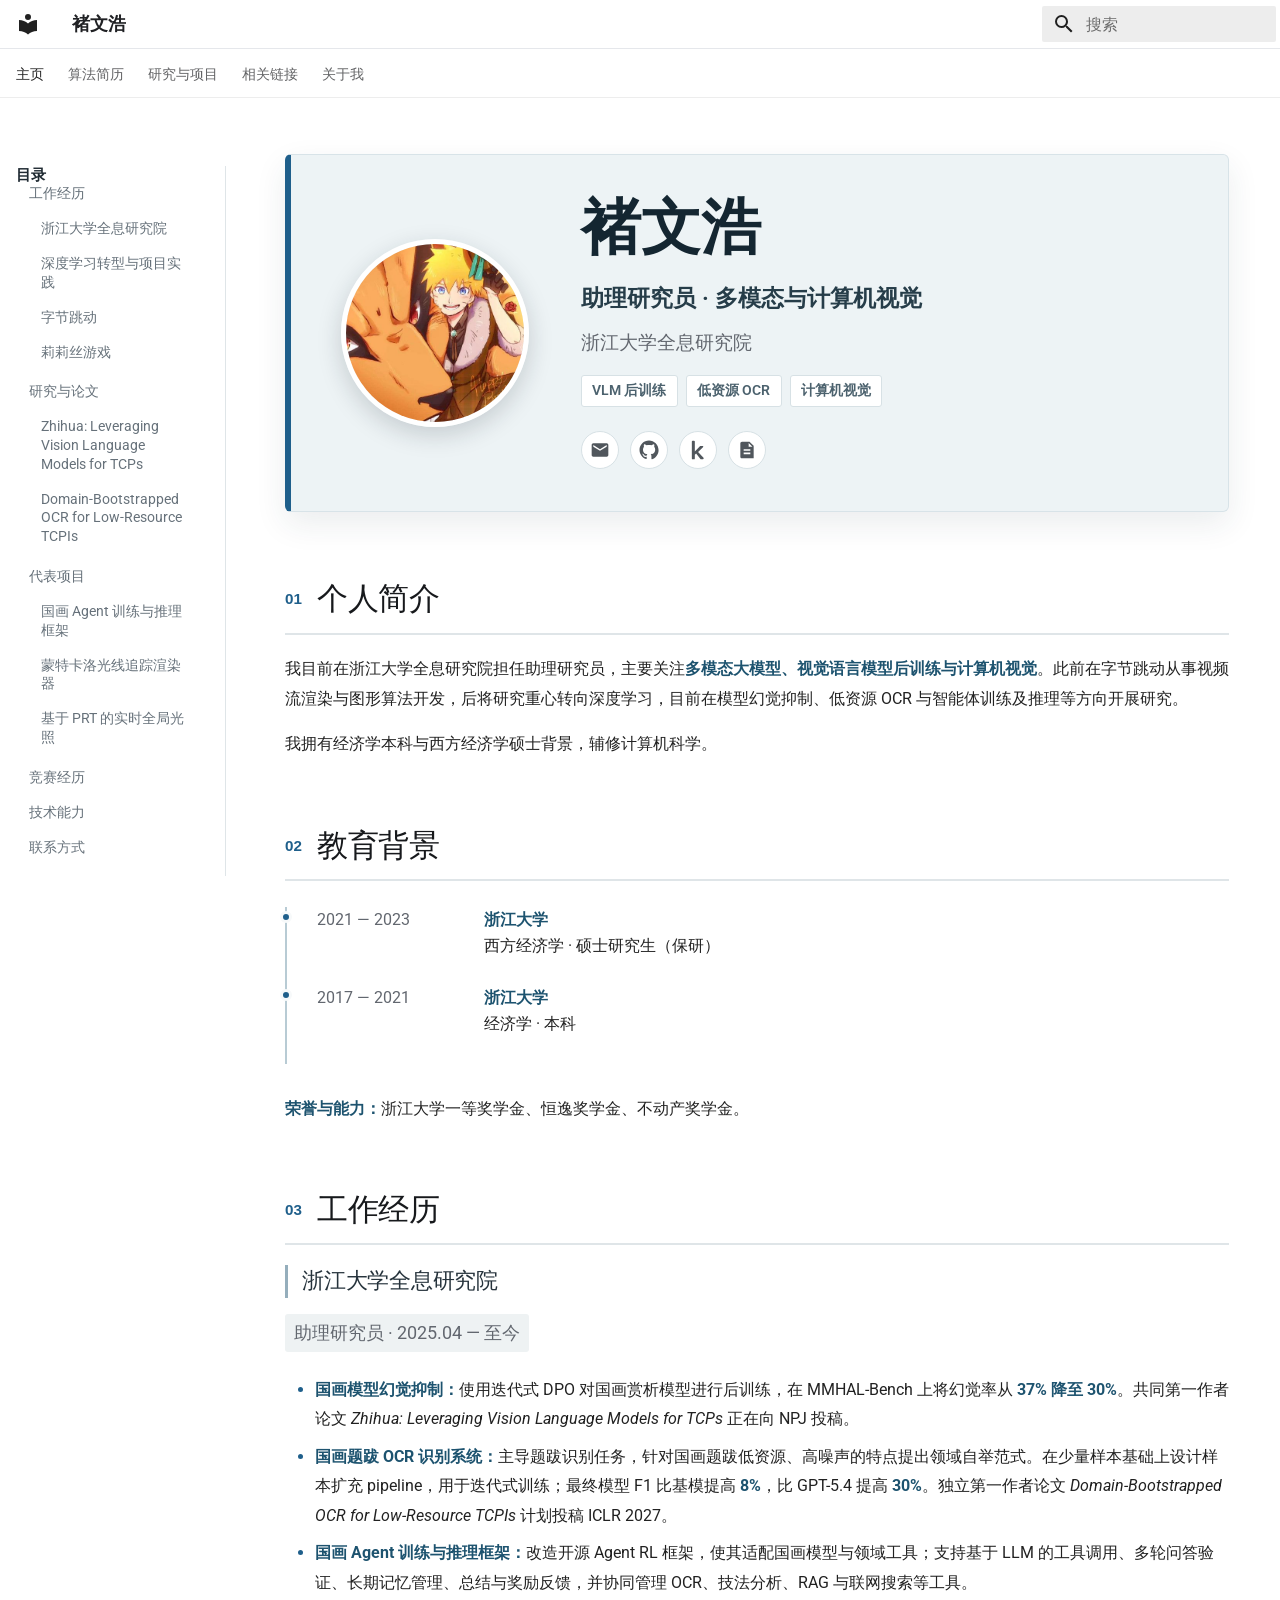
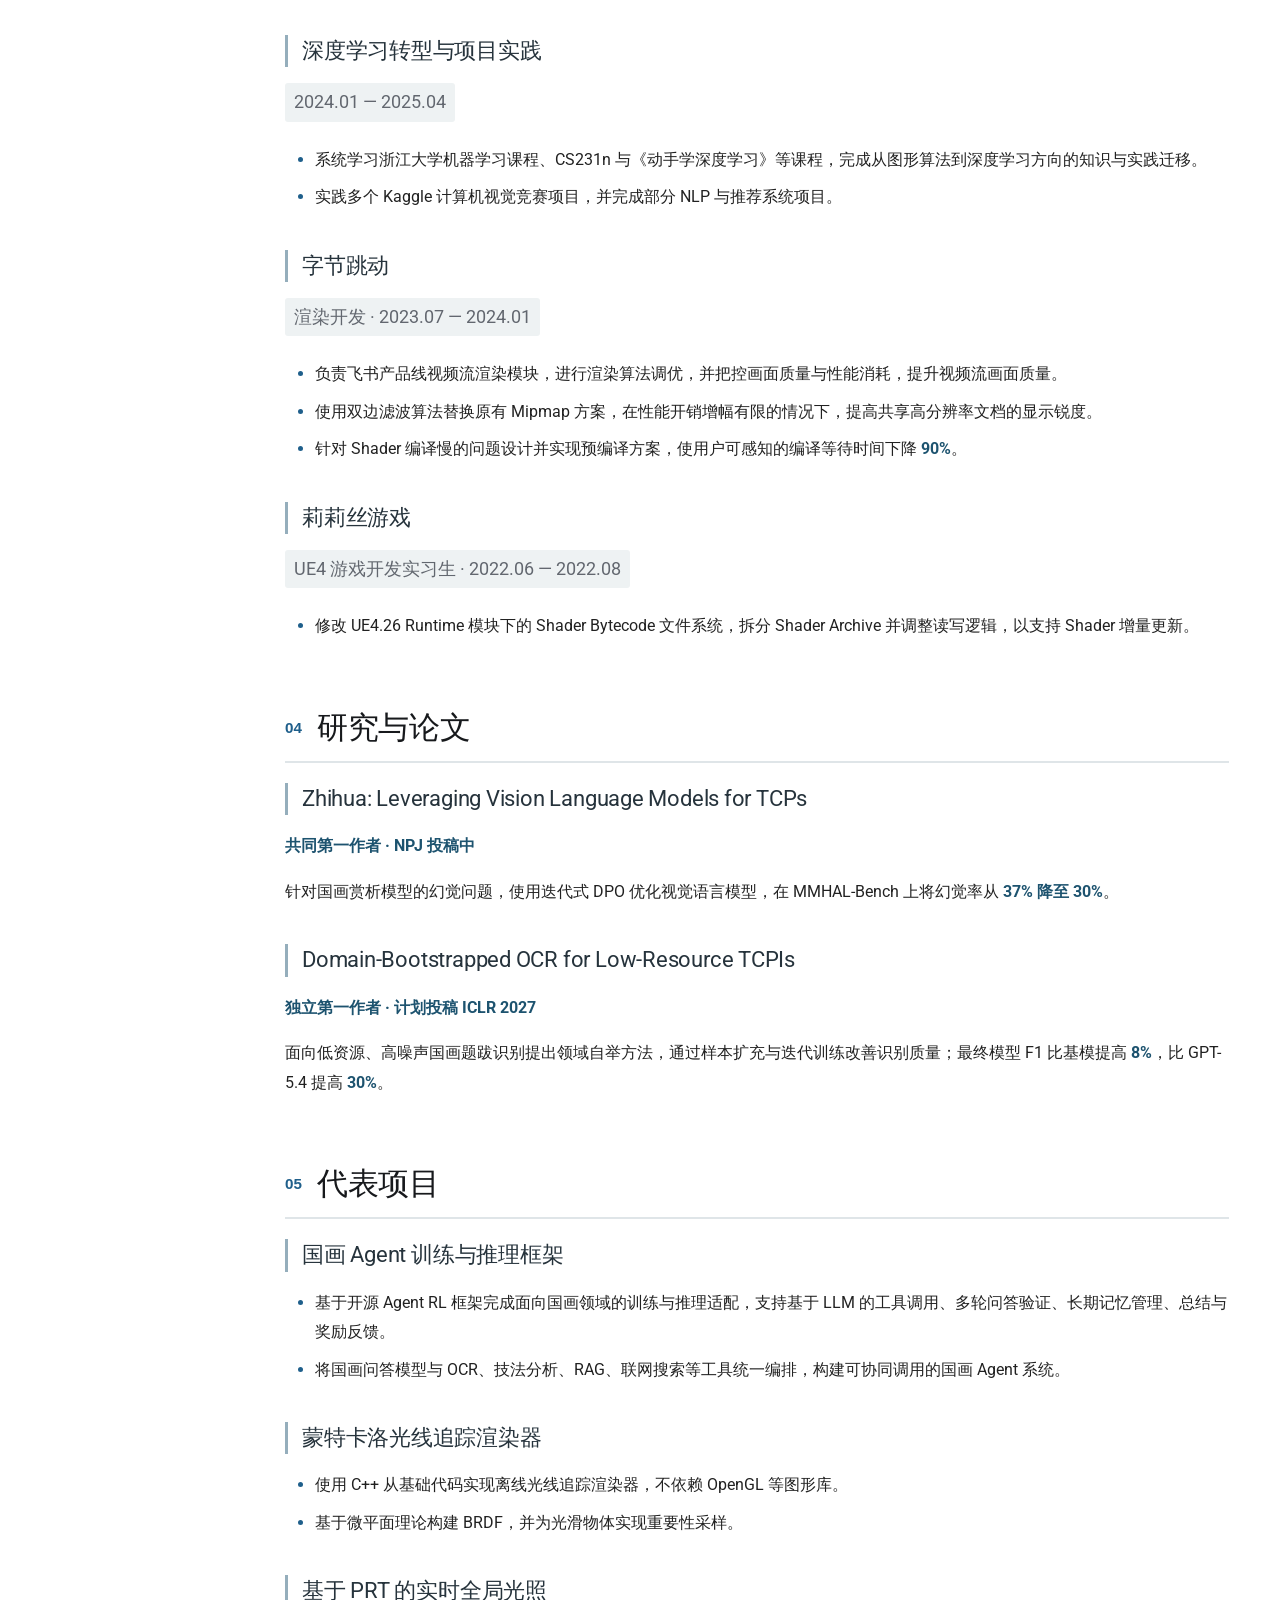
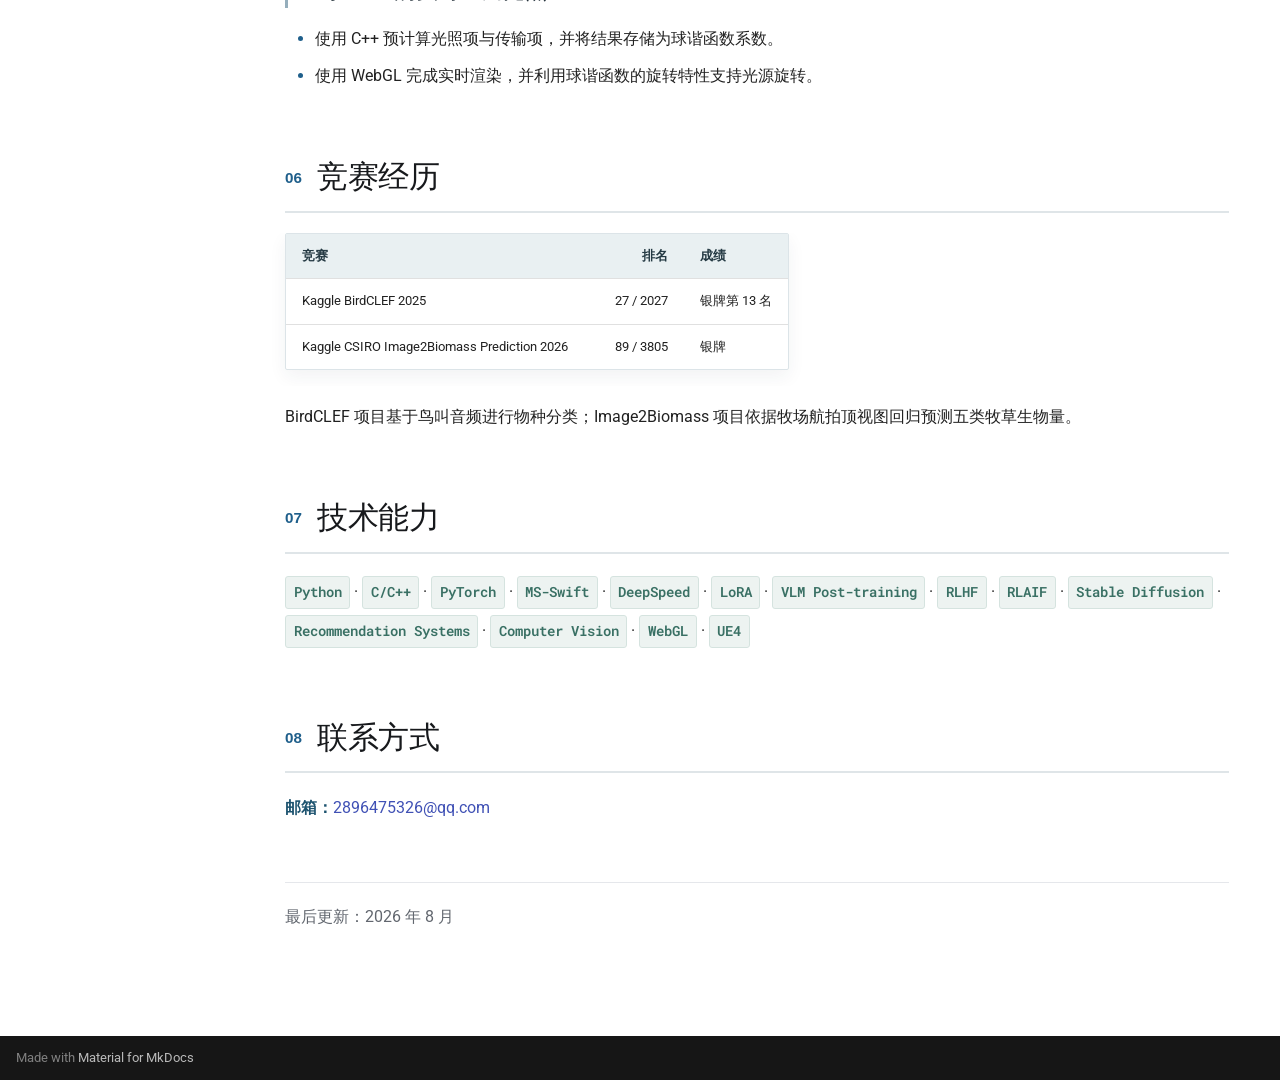
<file: index.html>
<!doctype html>
<html lang="zh" class="no-js">
  <head>
    
      <meta charset="utf-8">
      <meta name="viewport" content="width=device-width,initial-scale=1">
      
        <meta name="description" content="褚文浩的个人学术主页，研究方向包括多模态模型、视觉语言模型与计算机视觉。">
      
      
      
        <link rel="canonical" href="https://haogebob.github.io/">
      
      
      
        <link rel="next" href="resume/">
      
      
        
      
      
      <link rel="icon" href="assets/images/favicon.png">
      <meta name="generator" content="mkdocs-1.6.1, mkdocs-material-9.7.7">
    
    
      
        <title>褚文浩</title>
      
    
    
      <link rel="stylesheet" href="assets/stylesheets/main.ec1eaa64.min.css">
      
        
        <link rel="stylesheet" href="assets/stylesheets/palette.ab4e12ef.min.css">
      
      


    
    
      
    
    
      
        
        
        <link rel="preconnect" href="https://fonts.gstatic.com" crossorigin>
        <link rel="stylesheet" href="https://fonts.googleapis.com/css?family=Roboto:300,300i,400,400i,700,700i%7CRoboto+Mono:400,400i,700,700i&display=fallback">
        <style>:root{--md-text-font:"Roboto";--md-code-font:"Roboto Mono"}</style>
      
    
    
      <link rel="stylesheet" href="stylesheets/extra.css">
    
    <script>__md_scope=new URL(".",location),__md_hash=e=>[...e].reduce(((e,_)=>(e<<5)-e+_.charCodeAt(0)),0),__md_get=(e,_=localStorage,t=__md_scope)=>JSON.parse(_.getItem(t.pathname+"."+e)),__md_set=(e,_,t=localStorage,a=__md_scope)=>{try{t.setItem(a.pathname+"."+e,JSON.stringify(_))}catch(e){}}</script>
    
      

    
    
  </head>
  
  
    
    
    
    
    
    <body dir="ltr" data-md-color-scheme="default" data-md-color-primary="white" data-md-color-accent="grey">
  
    
    <input class="md-toggle" data-md-toggle="drawer" type="checkbox" id="__drawer" autocomplete="off">
    <input class="md-toggle" data-md-toggle="search" type="checkbox" id="__search" autocomplete="off">
    <label class="md-overlay" for="__drawer"></label>
    <div data-md-component="skip">
      
        
        <a href="#biography" class="md-skip">
          跳转至
        </a>
      
    </div>
    <div data-md-component="announce">
      
    </div>
    
    
      

<header class="md-header" data-md-component="header">
  <nav class="md-header__inner md-grid" aria-label="页眉">
    <a href="." title="褚文浩" class="md-header__button md-logo" aria-label="褚文浩" data-md-component="logo">
      
  
  <svg xmlns="http://www.w3.org/2000/svg" viewBox="0 0 24 24"><path d="M12 8a3 3 0 0 0 3-3 3 3 0 0 0-3-3 3 3 0 0 0-3 3 3 3 0 0 0 3 3m0 3.54C9.64 9.35 6.5 8 3 8v11c3.5 0 6.64 1.35 9 3.54 2.36-2.19 5.5-3.54 9-3.54V8c-3.5 0-6.64 1.35-9 3.54"/></svg>

    </a>
    <label class="md-header__button md-icon" for="__drawer">
      
      <svg xmlns="http://www.w3.org/2000/svg" viewBox="0 0 24 24"><path d="M3 6h18v2H3zm0 5h18v2H3zm0 5h18v2H3z"/></svg>
    </label>
    <div class="md-header__title" data-md-component="header-title">
      <div class="md-header__ellipsis">
        <div class="md-header__topic">
          <span class="md-ellipsis">
            褚文浩
          </span>
        </div>
        <div class="md-header__topic" data-md-component="header-topic">
          <span class="md-ellipsis">
            
              主页
            
          </span>
        </div>
      </div>
    </div>
    
      
    
    
    
    
      
      
        <label class="md-header__button md-icon" for="__search">
          
          <svg xmlns="http://www.w3.org/2000/svg" viewBox="0 0 24 24"><path d="M9.5 3A6.5 6.5 0 0 1 16 9.5c0 1.61-.59 3.09-1.56 4.23l.27.27h.79l5 5-1.5 1.5-5-5v-.79l-.27-.27A6.52 6.52 0 0 1 9.5 16 6.5 6.5 0 0 1 3 9.5 6.5 6.5 0 0 1 9.5 3m0 2C7 5 5 7 5 9.5S7 14 9.5 14 14 12 14 9.5 12 5 9.5 5"/></svg>
        </label>
        <div class="md-search" data-md-component="search" role="dialog">
  <label class="md-search__overlay" for="__search"></label>
  <div class="md-search__inner" role="search">
    <form class="md-search__form" name="search">
      <input type="text" class="md-search__input" name="query" aria-label="搜索" placeholder="搜索" autocapitalize="off" autocorrect="off" autocomplete="off" spellcheck="false" data-md-component="search-query" required>
      <label class="md-search__icon md-icon" for="__search">
        
        <svg xmlns="http://www.w3.org/2000/svg" viewBox="0 0 24 24"><path d="M9.5 3A6.5 6.5 0 0 1 16 9.5c0 1.61-.59 3.09-1.56 4.23l.27.27h.79l5 5-1.5 1.5-5-5v-.79l-.27-.27A6.52 6.52 0 0 1 9.5 16 6.5 6.5 0 0 1 3 9.5 6.5 6.5 0 0 1 9.5 3m0 2C7 5 5 7 5 9.5S7 14 9.5 14 14 12 14 9.5 12 5 9.5 5"/></svg>
        
        <svg xmlns="http://www.w3.org/2000/svg" viewBox="0 0 24 24"><path d="M20 11v2H8l5.5 5.5-1.42 1.42L4.16 12l7.92-7.92L13.5 5.5 8 11z"/></svg>
      </label>
      <nav class="md-search__options" aria-label="查找">
        
        <button type="reset" class="md-search__icon md-icon" title="清空当前内容" aria-label="清空当前内容" tabindex="-1">
          
          <svg xmlns="http://www.w3.org/2000/svg" viewBox="0 0 24 24"><path d="M19 6.41 17.59 5 12 10.59 6.41 5 5 6.41 10.59 12 5 17.59 6.41 19 12 13.41 17.59 19 19 17.59 13.41 12z"/></svg>
        </button>
      </nav>
      
    </form>
    <div class="md-search__output">
      <div class="md-search__scrollwrap" tabindex="0" data-md-scrollfix>
        <div class="md-search-result" data-md-component="search-result">
          <div class="md-search-result__meta">
            正在初始化搜索引擎
          </div>
          <ol class="md-search-result__list" role="presentation"></ol>
        </div>
      </div>
    </div>
  </div>
</div>
      
    
    
  </nav>
  
</header>
    
    <div class="md-container" data-md-component="container">
      
      
        
          
            
<nav class="md-tabs" aria-label="标签" data-md-component="tabs">
  <div class="md-grid">
    <ul class="md-tabs__list">
      
        
  
  
  
    
  
  
    <li class="md-tabs__item md-tabs__item--active">
      <a href="." class="md-tabs__link">
        
  
  
    
  
  主页

      </a>
    </li>
  

      
        
  
  
  
  
    <li class="md-tabs__item">
      <a href="resume/" class="md-tabs__link">
        
  
  
    
  
  算法简历

      </a>
    </li>
  

      
        
  
  
  
  
    
    
      <li class="md-tabs__item">
        <a href="course/" class="md-tabs__link">
          
  
  
  研究与项目

        </a>
      </li>
    
  

      
        
  
  
  
  
    <li class="md-tabs__item">
      <a href="friends/" class="md-tabs__link">
        
  
  
    
  
  相关链接

      </a>
    </li>
  

      
        
  
  
  
  
    <li class="md-tabs__item">
      <a href="about/" class="md-tabs__link">
        
  
  
    
  
  关于我

      </a>
    </li>
  

      
    </ul>
  </div>
</nav>
          
        
      
      <main class="md-main" data-md-component="main">
        <div class="md-main__inner md-grid">
          
            
              
                
              
              <div class="md-sidebar md-sidebar--primary" data-md-component="sidebar" data-md-type="navigation" hidden>
                <div class="md-sidebar__scrollwrap">
                  <div class="md-sidebar__inner">
                    


  


<nav class="md-nav md-nav--primary md-nav--lifted" aria-label="导航栏" data-md-level="0">
  <label class="md-nav__title" for="__drawer">
    <a href="." title="褚文浩" class="md-nav__button md-logo" aria-label="褚文浩" data-md-component="logo">
      
  
  <svg xmlns="http://www.w3.org/2000/svg" viewBox="0 0 24 24"><path d="M12 8a3 3 0 0 0 3-3 3 3 0 0 0-3-3 3 3 0 0 0-3 3 3 3 0 0 0 3 3m0 3.54C9.64 9.35 6.5 8 3 8v11c3.5 0 6.64 1.35 9 3.54 2.36-2.19 5.5-3.54 9-3.54V8c-3.5 0-6.64 1.35-9 3.54"/></svg>

    </a>
    褚文浩
  </label>
  
  <ul class="md-nav__list" data-md-scrollfix>
    
      
      
  
  
    
  
  
  
    <li class="md-nav__item md-nav__item--active">
      
      <input class="md-nav__toggle md-toggle" type="checkbox" id="__toc">
      
      
      
        <label class="md-nav__link md-nav__link--active" for="__toc">
          
  
  
  <span class="md-ellipsis">
    
  
    主页
  

    
  </span>
  
  

          <span class="md-nav__icon md-icon"></span>
        </label>
      
      <a href="." class="md-nav__link md-nav__link--active">
        
  
  
  <span class="md-ellipsis">
    
  
    主页
  

    
  </span>
  
  

      </a>
      
        

<nav class="md-nav md-nav--secondary" aria-label="目录">
  
  
  
  
    <label class="md-nav__title" for="__toc">
      <span class="md-nav__icon md-icon"></span>
      目录
    </label>
    <ul class="md-nav__list" data-md-component="toc" data-md-scrollfix>
      
        <li class="md-nav__item">
  <a href="#biography" class="md-nav__link">
    <span class="md-ellipsis">
      
        个人简介
      
    </span>
  </a>
  
</li>
      
        <li class="md-nav__item">
  <a href="#education" class="md-nav__link">
    <span class="md-ellipsis">
      
        教育背景
      
    </span>
  </a>
  
</li>
      
        <li class="md-nav__item">
  <a href="#experience" class="md-nav__link">
    <span class="md-ellipsis">
      
        工作经历
      
    </span>
  </a>
  
    <nav class="md-nav" aria-label="工作经历">
      <ul class="md-nav__list">
        
          <li class="md-nav__item">
  <a href="#_1" class="md-nav__link">
    <span class="md-ellipsis">
      
        浙江大学全息研究院
      
    </span>
  </a>
  
</li>
        
          <li class="md-nav__item">
  <a href="#_2" class="md-nav__link">
    <span class="md-ellipsis">
      
        深度学习转型与项目实践
      
    </span>
  </a>
  
</li>
        
          <li class="md-nav__item">
  <a href="#_3" class="md-nav__link">
    <span class="md-ellipsis">
      
        字节跳动
      
    </span>
  </a>
  
</li>
        
          <li class="md-nav__item">
  <a href="#_4" class="md-nav__link">
    <span class="md-ellipsis">
      
        莉莉丝游戏
      
    </span>
  </a>
  
</li>
        
      </ul>
    </nav>
  
</li>
      
        <li class="md-nav__item">
  <a href="#research" class="md-nav__link">
    <span class="md-ellipsis">
      
        研究与论文
      
    </span>
  </a>
  
    <nav class="md-nav" aria-label="研究与论文">
      <ul class="md-nav__list">
        
          <li class="md-nav__item">
  <a href="#zhihua-leveraging-vision-language-models-for-tcps" class="md-nav__link">
    <span class="md-ellipsis">
      
        Zhihua: Leveraging Vision Language Models for TCPs
      
    </span>
  </a>
  
</li>
        
          <li class="md-nav__item">
  <a href="#domain-bootstrapped-ocr-for-low-resource-tcpis" class="md-nav__link">
    <span class="md-ellipsis">
      
        Domain-Bootstrapped OCR for Low-Resource TCPIs
      
    </span>
  </a>
  
</li>
        
      </ul>
    </nav>
  
</li>
      
        <li class="md-nav__item">
  <a href="#projects" class="md-nav__link">
    <span class="md-ellipsis">
      
        代表项目
      
    </span>
  </a>
  
    <nav class="md-nav" aria-label="代表项目">
      <ul class="md-nav__list">
        
          <li class="md-nav__item">
  <a href="#agent" class="md-nav__link">
    <span class="md-ellipsis">
      
        国画 Agent 训练与推理框架
      
    </span>
  </a>
  
</li>
        
          <li class="md-nav__item">
  <a href="#_5" class="md-nav__link">
    <span class="md-ellipsis">
      
        蒙特卡洛光线追踪渲染器
      
    </span>
  </a>
  
</li>
        
          <li class="md-nav__item">
  <a href="#prt" class="md-nav__link">
    <span class="md-ellipsis">
      
        基于 PRT 的实时全局光照
      
    </span>
  </a>
  
</li>
        
      </ul>
    </nav>
  
</li>
      
        <li class="md-nav__item">
  <a href="#competitions" class="md-nav__link">
    <span class="md-ellipsis">
      
        竞赛经历
      
    </span>
  </a>
  
</li>
      
        <li class="md-nav__item">
  <a href="#skills" class="md-nav__link">
    <span class="md-ellipsis">
      
        技术能力
      
    </span>
  </a>
  
</li>
      
        <li class="md-nav__item">
  <a href="#contact" class="md-nav__link">
    <span class="md-ellipsis">
      
        联系方式
      
    </span>
  </a>
  
</li>
      
    </ul>
  
</nav>
      
    </li>
  

    
      
      
  
  
  
  
    <li class="md-nav__item">
      <a href="resume/" class="md-nav__link">
        
  
  
  <span class="md-ellipsis">
    
  
    算法简历
  

    
  </span>
  
  

      </a>
    </li>
  

    
      
      
  
  
  
  
    
    
    
    
      
      
    
    
    <li class="md-nav__item md-nav__item--nested">
      
        
        
        <input class="md-nav__toggle md-toggle " type="checkbox" id="__nav_3" >
        
          
          <label class="md-nav__link" for="__nav_3" id="__nav_3_label" tabindex="0">
            
  
  
  <span class="md-ellipsis">
    
  
    研究与项目
  

    
  </span>
  
  

            <span class="md-nav__icon md-icon"></span>
          </label>
        
        <nav class="md-nav" data-md-level="1" aria-labelledby="__nav_3_label" aria-expanded="false">
          <label class="md-nav__title" for="__nav_3">
            <span class="md-nav__icon md-icon"></span>
            
  
    研究与项目
  

          </label>
          <ul class="md-nav__list" data-md-scrollfix>
            
              
                
  
  
  
  
    <li class="md-nav__item">
      <a href="course/" class="md-nav__link">
        
  
  
  <span class="md-ellipsis">
    
  
    研究与项目
  

    
  </span>
  
  

      </a>
    </li>
  

              
            
              
                
  
  
  
  
    <li class="md-nav__item">
      <a href="course/example/" class="md-nav__link">
        
  
  
  <span class="md-ellipsis">
    
  
    写作示例
  

    
  </span>
  
  

      </a>
    </li>
  

              
            
          </ul>
        </nav>
      
    </li>
  

    
      
      
  
  
  
  
    <li class="md-nav__item">
      <a href="friends/" class="md-nav__link">
        
  
  
  <span class="md-ellipsis">
    
  
    相关链接
  

    
  </span>
  
  

      </a>
    </li>
  

    
      
      
  
  
  
  
    <li class="md-nav__item">
      <a href="about/" class="md-nav__link">
        
  
  
  <span class="md-ellipsis">
    
  
    关于我
  

    
  </span>
  
  

      </a>
    </li>
  

    
  </ul>
</nav>
                  </div>
                </div>
              </div>
            
            
              
                
              
              <div class="md-sidebar md-sidebar--secondary" data-md-component="sidebar" data-md-type="toc" >
                <div class="md-sidebar__scrollwrap">
                  <div class="md-sidebar__inner">
                    

<nav class="md-nav md-nav--secondary" aria-label="目录">
  
  
  
  
    <label class="md-nav__title" for="__toc">
      <span class="md-nav__icon md-icon"></span>
      目录
    </label>
    <ul class="md-nav__list" data-md-component="toc" data-md-scrollfix>
      
        <li class="md-nav__item">
  <a href="#biography" class="md-nav__link">
    <span class="md-ellipsis">
      
        个人简介
      
    </span>
  </a>
  
</li>
      
        <li class="md-nav__item">
  <a href="#education" class="md-nav__link">
    <span class="md-ellipsis">
      
        教育背景
      
    </span>
  </a>
  
</li>
      
        <li class="md-nav__item">
  <a href="#experience" class="md-nav__link">
    <span class="md-ellipsis">
      
        工作经历
      
    </span>
  </a>
  
    <nav class="md-nav" aria-label="工作经历">
      <ul class="md-nav__list">
        
          <li class="md-nav__item">
  <a href="#_1" class="md-nav__link">
    <span class="md-ellipsis">
      
        浙江大学全息研究院
      
    </span>
  </a>
  
</li>
        
          <li class="md-nav__item">
  <a href="#_2" class="md-nav__link">
    <span class="md-ellipsis">
      
        深度学习转型与项目实践
      
    </span>
  </a>
  
</li>
        
          <li class="md-nav__item">
  <a href="#_3" class="md-nav__link">
    <span class="md-ellipsis">
      
        字节跳动
      
    </span>
  </a>
  
</li>
        
          <li class="md-nav__item">
  <a href="#_4" class="md-nav__link">
    <span class="md-ellipsis">
      
        莉莉丝游戏
      
    </span>
  </a>
  
</li>
        
      </ul>
    </nav>
  
</li>
      
        <li class="md-nav__item">
  <a href="#research" class="md-nav__link">
    <span class="md-ellipsis">
      
        研究与论文
      
    </span>
  </a>
  
    <nav class="md-nav" aria-label="研究与论文">
      <ul class="md-nav__list">
        
          <li class="md-nav__item">
  <a href="#zhihua-leveraging-vision-language-models-for-tcps" class="md-nav__link">
    <span class="md-ellipsis">
      
        Zhihua: Leveraging Vision Language Models for TCPs
      
    </span>
  </a>
  
</li>
        
          <li class="md-nav__item">
  <a href="#domain-bootstrapped-ocr-for-low-resource-tcpis" class="md-nav__link">
    <span class="md-ellipsis">
      
        Domain-Bootstrapped OCR for Low-Resource TCPIs
      
    </span>
  </a>
  
</li>
        
      </ul>
    </nav>
  
</li>
      
        <li class="md-nav__item">
  <a href="#projects" class="md-nav__link">
    <span class="md-ellipsis">
      
        代表项目
      
    </span>
  </a>
  
    <nav class="md-nav" aria-label="代表项目">
      <ul class="md-nav__list">
        
          <li class="md-nav__item">
  <a href="#agent" class="md-nav__link">
    <span class="md-ellipsis">
      
        国画 Agent 训练与推理框架
      
    </span>
  </a>
  
</li>
        
          <li class="md-nav__item">
  <a href="#_5" class="md-nav__link">
    <span class="md-ellipsis">
      
        蒙特卡洛光线追踪渲染器
      
    </span>
  </a>
  
</li>
        
          <li class="md-nav__item">
  <a href="#prt" class="md-nav__link">
    <span class="md-ellipsis">
      
        基于 PRT 的实时全局光照
      
    </span>
  </a>
  
</li>
        
      </ul>
    </nav>
  
</li>
      
        <li class="md-nav__item">
  <a href="#competitions" class="md-nav__link">
    <span class="md-ellipsis">
      
        竞赛经历
      
    </span>
  </a>
  
</li>
      
        <li class="md-nav__item">
  <a href="#skills" class="md-nav__link">
    <span class="md-ellipsis">
      
        技术能力
      
    </span>
  </a>
  
</li>
      
        <li class="md-nav__item">
  <a href="#contact" class="md-nav__link">
    <span class="md-ellipsis">
      
        联系方式
      
    </span>
  </a>
  
</li>
      
    </ul>
  
</nav>
                  </div>
                </div>
              </div>
            
          
          
            <div class="md-content" data-md-component="content">
              
              <article class="md-content__inner md-typeset">
                
                  
  




<div class="profile-header">
  <img class="profile-avatar" src="assets/profile-avatar.jpg" alt="褚文浩的 GitHub 头像">
  <div class="profile-intro">
    <h1>褚文浩</h1>
    <p class="profile-role">助理研究员 · 多模态与计算机视觉</p>
    <p class="profile-meta">浙江大学全息研究院</p>
    <div class="profile-focus" aria-label="研究方向">
      <span>VLM 后训练</span>
      <span>低资源 OCR</span>
      <span>计算机视觉</span>
    </div>

    <div class="profile-links">
      <a class="profile-link email-link" href="mailto:2896475326@qq.com" title="邮箱" aria-label="邮箱" data-label="邮箱"><span>开启邮件客户端</span></a>
      <a class="profile-link github-link" href="https://github.com/HaogeBob" title="GitHub" aria-label="GitHub" data-label="GitHub" target="_blank" rel="noopener noreferrer"><span>查看 GitHub 主页</span></a>
      <a class="profile-link kaggle-link" href="https://www.kaggle.com/haogebob" title="Kaggle" aria-label="Kaggle" data-label="Kaggle" target="_blank" rel="noopener noreferrer"><span>查看 Kaggle 主页</span></a>
      <a class="profile-link openreview-link" href="https://openreview.net/profile?id=%7EWenhao_Chu1" title="OpenReview" aria-label="OpenReview" data-label="OpenReview" target="_blank" rel="noopener noreferrer"><span>查看 OpenReview 主页</span></a>
    </div>
  </div>
</div>

<h2 id="biography">个人简介</h2>
<p>我目前在浙江大学全息研究院担任助理研究员，主要关注<strong>多模态大模型、视觉语言模型后训练与计算机视觉</strong>。此前在字节跳动从事视频流渲染与图形算法开发，后将研究重心转向深度学习，目前在模型幻觉抑制、低资源 OCR 与智能体训练及推理等方向开展研究。</p>
<p>我拥有经济学本科与西方经济学硕士背景，辅修计算机科学。</p>
<h2 id="education">教育背景</h2>
<div class="timeline">
  <div class="timeline-item">
    <div class="timeline-date">2021 — 2023</div>
    <div><strong>浙江大学</strong><br>西方经济学 · 硕士研究生（保研）</div>
  </div>
  <div class="timeline-item">
    <div class="timeline-date">2017 — 2021</div>
    <div><strong>浙江大学</strong><br>经济学 · 本科</div>
  </div>
</div>

<p><strong>荣誉与能力：</strong>浙江大学一等奖学金、恒逸奖学金、不动产奖学金。</p>
<h2 id="experience">工作经历</h2>
<h3 id="_1">浙江大学全息研究院</h3>
<p><span class="entry-meta">助理研究员 · 2025.04 — 至今</span></p>
<ul>
<li><strong>国画模型幻觉抑制：</strong>使用迭代式 DPO 对国画赏析模型进行后训练，在 MMHAL-Bench 上将幻觉率从 <strong>37% 降至 30%</strong>。共同第一作者论文 <em>Zhihua: Leveraging Vision Language Models for TCPs</em> 正在向 NPJ 投稿。</li>
<li><strong>国画题跋 OCR 识别系统：</strong>主导题跋识别任务，针对国画题跋低资源、高噪声的特点提出领域自举范式。在少量样本基础上设计样本扩充 pipeline，用于迭代式训练；最终模型 F1 比基模提高 <strong>8%</strong>，比 GPT-5.4 提高 <strong>30%</strong>。独立第一作者论文 <em>Domain-Bootstrapped OCR for Low-Resource TCPIs</em> 计划投稿 ICLR 2027。</li>
<li><strong>国画 Agent 训练与推理框架：</strong>改造开源 Agent RL 框架，使其适配国画模型与领域工具；支持基于 LLM 的工具调用、多轮问答验证、长期记忆管理、总结与奖励反馈，并协同管理 OCR、技法分析、RAG 与联网搜索等工具。</li>
</ul>
<h3 id="_2">深度学习转型与项目实践</h3>
<p><span class="entry-meta">2024.01 — 2025.04</span></p>
<ul>
<li>系统学习浙江大学机器学习课程、CS231n 与《动手学深度学习》等课程，完成从图形算法到深度学习方向的知识与实践迁移。</li>
<li>实践多个 Kaggle 计算机视觉竞赛项目，并完成部分 NLP 与推荐系统项目。</li>
</ul>
<h3 id="_3">字节跳动</h3>
<p><span class="entry-meta">渲染开发 · 2023.07 — 2024.01</span></p>
<ul>
<li>负责飞书产品线视频流渲染模块，进行渲染算法调优，并把控画面质量与性能消耗，提升视频流画面质量。</li>
<li>使用双边滤波算法替换原有 Mipmap 方案，在性能开销增幅有限的情况下，提高共享高分辨率文档的显示锐度。</li>
<li>针对 Shader 编译慢的问题设计并实现预编译方案，使用户可感知的编译等待时间下降 <strong>90%</strong>。</li>
</ul>
<h3 id="_4">莉莉丝游戏</h3>
<p><span class="entry-meta">UE4 游戏开发实习生 · 2022.06 — 2022.08</span></p>
<ul>
<li>修改 UE4.26 Runtime 模块下的 Shader Bytecode 文件系统，拆分 Shader Archive 并调整读写逻辑，以支持 Shader 增量更新。</li>
</ul>
<h2 id="research">研究与论文</h2>
<h3 id="zhihua-leveraging-vision-language-models-for-tcps">Zhihua: Leveraging Vision Language Models for TCPs</h3>
<p><strong>共同第一作者 · NPJ 投稿中</strong></p>
<p>针对国画赏析模型的幻觉问题，使用迭代式 DPO 优化视觉语言模型，在 MMHAL-Bench 上将幻觉率从 <strong>37% 降至 30%</strong>。</p>
<h3 id="domain-bootstrapped-ocr-for-low-resource-tcpis">Domain-Bootstrapped OCR for Low-Resource TCPIs</h3>
<p><strong>独立第一作者 · 计划投稿 ICLR 2027</strong></p>
<p>面向低资源、高噪声国画题跋识别提出领域自举方法，通过样本扩充与迭代训练改善识别质量；最终模型 F1 比基模提高 <strong>8%</strong>，比 GPT-5.4 提高 <strong>30%</strong>。</p>
<h2 id="projects">代表项目</h2>
<h3 id="agent">国画 Agent 训练与推理框架</h3>
<ul>
<li>基于开源 Agent RL 框架完成面向国画领域的训练与推理适配，支持基于 LLM 的工具调用、多轮问答验证、长期记忆管理、总结与奖励反馈。</li>
<li>将国画问答模型与 OCR、技法分析、RAG、联网搜索等工具统一编排，构建可协同调用的国画 Agent 系统。</li>
</ul>
<h3 id="_5">蒙特卡洛光线追踪渲染器</h3>
<ul>
<li>使用 C++ 从基础代码实现离线光线追踪渲染器，不依赖 OpenGL 等图形库。</li>
<li>基于微平面理论构建 BRDF，并为光滑物体实现重要性采样。</li>
</ul>
<h3 id="prt">基于 PRT 的实时全局光照</h3>
<ul>
<li>使用 C++ 预计算光照项与传输项，并将结果存储为球谐函数系数。</li>
<li>使用 WebGL 完成实时渲染，并利用球谐函数的旋转特性支持光源旋转。</li>
</ul>
<h2 id="competitions">竞赛经历</h2>
<table>
<thead>
<tr>
<th>竞赛</th>
<th style="text-align: right;">排名</th>
<th>成绩</th>
</tr>
</thead>
<tbody>
<tr>
<td>Kaggle BirdCLEF 2025</td>
<td style="text-align: right;">27 / 2027</td>
<td>银牌第 13 名</td>
</tr>
<tr>
<td>Kaggle CSIRO Image2Biomass Prediction 2026</td>
<td style="text-align: right;">89 / 3805</td>
<td>银牌</td>
</tr>
</tbody>
</table>
<p>BirdCLEF 项目基于鸟叫音频进行物种分类；Image2Biomass 项目依据牧场航拍顶视图回归预测五类牧草生物量。</p>
<h2 id="skills">技术能力</h2>
<p><code>Python</code> · <code>C/C++</code> · <code>PyTorch</code> · <code>MS-Swift</code> · <code>DeepSpeed</code> · <code>LoRA</code> · <code>VLM Post-training</code> · <code>RLHF</code> · <code>RLAIF</code> · <code>Stable Diffusion</code> · <code>Recommendation Systems</code> · <code>Computer Vision</code> · <code>WebGL</code> · <code>UE4</code></p>
<h2 id="contact">联系方式</h2>
<p><strong>邮箱：</strong><a href="mailto:2896475326@qq.com">2896475326@qq.com</a></p>
<p class="last-updated">最后更新：2026 年 8 月</p>







  
  




  



                
              </article>
            </div>
          
          
<script>var target=document.getElementById(location.hash.slice(1));target&&target.name&&(target.checked=target.name.startsWith("__tabbed_"))</script>
        </div>
        
          <button type="button" class="md-top md-icon" data-md-component="top" hidden>
  
  <svg xmlns="http://www.w3.org/2000/svg" viewBox="0 0 24 24"><path d="M13 20h-2V8l-5.5 5.5-1.42-1.42L12 4.16l7.92 7.92-1.42 1.42L13 8z"/></svg>
  回到页面顶部
</button>
        
      </main>
      
        <footer class="md-footer">
  
  <div class="md-footer-meta md-typeset">
    <div class="md-footer-meta__inner md-grid">
      <div class="md-copyright">
  
  
    Made with
    <a href="https://squidfunk.github.io/mkdocs-material/" target="_blank" rel="noopener">
      Material for MkDocs
    </a>
  
</div>
      
    </div>
  </div>
</footer>
      
    </div>
    <div class="md-dialog" data-md-component="dialog">
      <div class="md-dialog__inner md-typeset"></div>
    </div>
    
    
    
      
      
      <script id="__config" type="application/json">{"annotate": null, "base": ".", "features": ["navigation.tabs", "navigation.top", "toc.follow"], "search": "assets/javascripts/workers/search.2c215733.min.js", "tags": null, "translations": {"clipboard.copied": "\u5df2\u590d\u5236", "clipboard.copy": "\u590d\u5236", "search.result.more.one": "\u5728\u8be5\u9875\u4e0a\u8fd8\u6709 1 \u4e2a\u7b26\u5408\u6761\u4ef6\u7684\u7ed3\u679c", "search.result.more.other": "\u5728\u8be5\u9875\u4e0a\u8fd8\u6709 # \u4e2a\u7b26\u5408\u6761\u4ef6\u7684\u7ed3\u679c", "search.result.none": "\u6ca1\u6709\u627e\u5230\u7b26\u5408\u6761\u4ef6\u7684\u7ed3\u679c", "search.result.one": "\u627e\u5230 1 \u4e2a\u7b26\u5408\u6761\u4ef6\u7684\u7ed3\u679c", "search.result.other": "# \u4e2a\u7b26\u5408\u6761\u4ef6\u7684\u7ed3\u679c", "search.result.placeholder": "\u952e\u5165\u4ee5\u5f00\u59cb\u641c\u7d22", "search.result.term.missing": "\u7f3a\u5c11", "select.version": "\u9009\u62e9\u5f53\u524d\u7248\u672c"}, "version": null}</script>
    
    
      <script src="assets/javascripts/bundle.d7400e89.min.js"></script>
      
    
  </body>
</html>
</file>
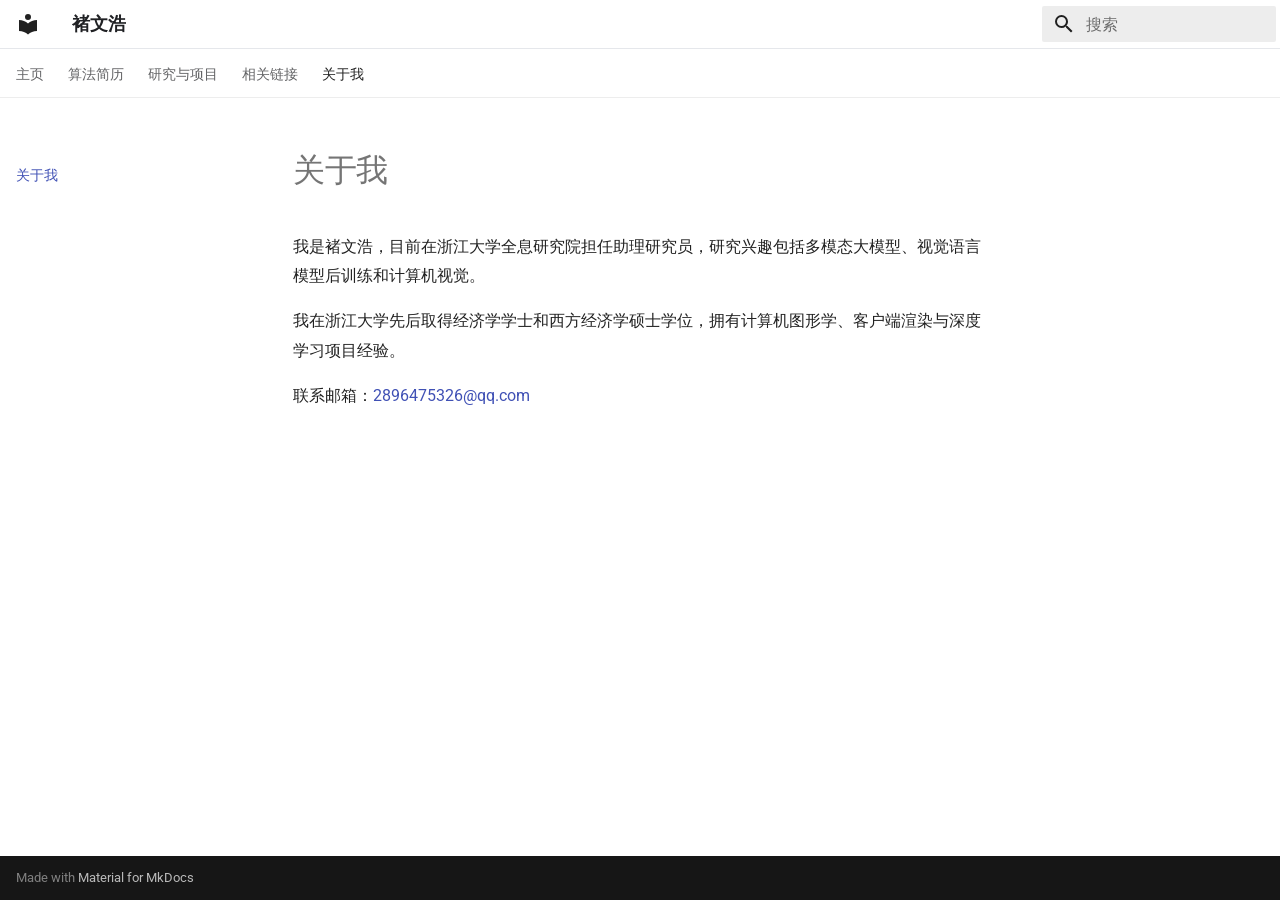
<file: about/index.html>
<!doctype html>
<html lang="zh" class="no-js">
  <head>
    
      <meta charset="utf-8">
      <meta name="viewport" content="width=device-width,initial-scale=1">
      
        <meta name="description" content="褚文浩的个人学术主页，研究方向包括多模态模型、视觉语言模型与计算机视觉。">
      
      
      
        <link rel="canonical" href="https://haogebob.github.io/about/">
      
      
        <link rel="prev" href="../friends/">
      
      
      
        
      
      
      <link rel="icon" href="../assets/images/favicon.png">
      <meta name="generator" content="mkdocs-1.6.1, mkdocs-material-9.7.7">
    
    
      
        <title>关于我 - 褚文浩</title>
      
    
    
      <link rel="stylesheet" href="../assets/stylesheets/main.ec1eaa64.min.css">
      
        
        <link rel="stylesheet" href="../assets/stylesheets/palette.ab4e12ef.min.css">
      
      


    
    
      
    
    
      
        
        
        <link rel="preconnect" href="https://fonts.gstatic.com" crossorigin>
        <link rel="stylesheet" href="https://fonts.googleapis.com/css?family=Roboto:300,300i,400,400i,700,700i%7CRoboto+Mono:400,400i,700,700i&display=fallback">
        <style>:root{--md-text-font:"Roboto";--md-code-font:"Roboto Mono"}</style>
      
    
    
      <link rel="stylesheet" href="../stylesheets/extra.css">
    
    <script>__md_scope=new URL("..",location),__md_hash=e=>[...e].reduce(((e,_)=>(e<<5)-e+_.charCodeAt(0)),0),__md_get=(e,_=localStorage,t=__md_scope)=>JSON.parse(_.getItem(t.pathname+"."+e)),__md_set=(e,_,t=localStorage,a=__md_scope)=>{try{t.setItem(a.pathname+"."+e,JSON.stringify(_))}catch(e){}}</script>
    
      

    
    
  </head>
  
  
    
    
    
    
    
    <body dir="ltr" data-md-color-scheme="default" data-md-color-primary="white" data-md-color-accent="grey">
  
    
    <input class="md-toggle" data-md-toggle="drawer" type="checkbox" id="__drawer" autocomplete="off">
    <input class="md-toggle" data-md-toggle="search" type="checkbox" id="__search" autocomplete="off">
    <label class="md-overlay" for="__drawer"></label>
    <div data-md-component="skip">
      
        
        <a href="#_1" class="md-skip">
          跳转至
        </a>
      
    </div>
    <div data-md-component="announce">
      
    </div>
    
    
      

<header class="md-header" data-md-component="header">
  <nav class="md-header__inner md-grid" aria-label="页眉">
    <a href=".." title="褚文浩" class="md-header__button md-logo" aria-label="褚文浩" data-md-component="logo">
      
  
  <svg xmlns="http://www.w3.org/2000/svg" viewBox="0 0 24 24"><path d="M12 8a3 3 0 0 0 3-3 3 3 0 0 0-3-3 3 3 0 0 0-3 3 3 3 0 0 0 3 3m0 3.54C9.64 9.35 6.5 8 3 8v11c3.5 0 6.64 1.35 9 3.54 2.36-2.19 5.5-3.54 9-3.54V8c-3.5 0-6.64 1.35-9 3.54"/></svg>

    </a>
    <label class="md-header__button md-icon" for="__drawer">
      
      <svg xmlns="http://www.w3.org/2000/svg" viewBox="0 0 24 24"><path d="M3 6h18v2H3zm0 5h18v2H3zm0 5h18v2H3z"/></svg>
    </label>
    <div class="md-header__title" data-md-component="header-title">
      <div class="md-header__ellipsis">
        <div class="md-header__topic">
          <span class="md-ellipsis">
            褚文浩
          </span>
        </div>
        <div class="md-header__topic" data-md-component="header-topic">
          <span class="md-ellipsis">
            
              关于我
            
          </span>
        </div>
      </div>
    </div>
    
      
    
    
    
    
      
      
        <label class="md-header__button md-icon" for="__search">
          
          <svg xmlns="http://www.w3.org/2000/svg" viewBox="0 0 24 24"><path d="M9.5 3A6.5 6.5 0 0 1 16 9.5c0 1.61-.59 3.09-1.56 4.23l.27.27h.79l5 5-1.5 1.5-5-5v-.79l-.27-.27A6.52 6.52 0 0 1 9.5 16 6.5 6.5 0 0 1 3 9.5 6.5 6.5 0 0 1 9.5 3m0 2C7 5 5 7 5 9.5S7 14 9.5 14 14 12 14 9.5 12 5 9.5 5"/></svg>
        </label>
        <div class="md-search" data-md-component="search" role="dialog">
  <label class="md-search__overlay" for="__search"></label>
  <div class="md-search__inner" role="search">
    <form class="md-search__form" name="search">
      <input type="text" class="md-search__input" name="query" aria-label="搜索" placeholder="搜索" autocapitalize="off" autocorrect="off" autocomplete="off" spellcheck="false" data-md-component="search-query" required>
      <label class="md-search__icon md-icon" for="__search">
        
        <svg xmlns="http://www.w3.org/2000/svg" viewBox="0 0 24 24"><path d="M9.5 3A6.5 6.5 0 0 1 16 9.5c0 1.61-.59 3.09-1.56 4.23l.27.27h.79l5 5-1.5 1.5-5-5v-.79l-.27-.27A6.52 6.52 0 0 1 9.5 16 6.5 6.5 0 0 1 3 9.5 6.5 6.5 0 0 1 9.5 3m0 2C7 5 5 7 5 9.5S7 14 9.5 14 14 12 14 9.5 12 5 9.5 5"/></svg>
        
        <svg xmlns="http://www.w3.org/2000/svg" viewBox="0 0 24 24"><path d="M20 11v2H8l5.5 5.5-1.42 1.42L4.16 12l7.92-7.92L13.5 5.5 8 11z"/></svg>
      </label>
      <nav class="md-search__options" aria-label="查找">
        
        <button type="reset" class="md-search__icon md-icon" title="清空当前内容" aria-label="清空当前内容" tabindex="-1">
          
          <svg xmlns="http://www.w3.org/2000/svg" viewBox="0 0 24 24"><path d="M19 6.41 17.59 5 12 10.59 6.41 5 5 6.41 10.59 12 5 17.59 6.41 19 12 13.41 17.59 19 19 17.59 13.41 12z"/></svg>
        </button>
      </nav>
      
    </form>
    <div class="md-search__output">
      <div class="md-search__scrollwrap" tabindex="0" data-md-scrollfix>
        <div class="md-search-result" data-md-component="search-result">
          <div class="md-search-result__meta">
            正在初始化搜索引擎
          </div>
          <ol class="md-search-result__list" role="presentation"></ol>
        </div>
      </div>
    </div>
  </div>
</div>
      
    
    
  </nav>
  
</header>
    
    <div class="md-container" data-md-component="container">
      
      
        
          
            
<nav class="md-tabs" aria-label="标签" data-md-component="tabs">
  <div class="md-grid">
    <ul class="md-tabs__list">
      
        
  
  
  
  
    <li class="md-tabs__item">
      <a href=".." class="md-tabs__link">
        
  
  
    
  
  主页

      </a>
    </li>
  

      
        
  
  
  
  
    <li class="md-tabs__item">
      <a href="../resume/" class="md-tabs__link">
        
  
  
    
  
  算法简历

      </a>
    </li>
  

      
        
  
  
  
  
    
    
      <li class="md-tabs__item">
        <a href="../course/" class="md-tabs__link">
          
  
  
  研究与项目

        </a>
      </li>
    
  

      
        
  
  
  
  
    <li class="md-tabs__item">
      <a href="../friends/" class="md-tabs__link">
        
  
  
    
  
  相关链接

      </a>
    </li>
  

      
        
  
  
  
    
  
  
    <li class="md-tabs__item md-tabs__item--active">
      <a href="./" class="md-tabs__link">
        
  
  
    
  
  关于我

      </a>
    </li>
  

      
    </ul>
  </div>
</nav>
          
        
      
      <main class="md-main" data-md-component="main">
        <div class="md-main__inner md-grid">
          
            
              
              <div class="md-sidebar md-sidebar--primary" data-md-component="sidebar" data-md-type="navigation" >
                <div class="md-sidebar__scrollwrap">
                  <div class="md-sidebar__inner">
                    


  


<nav class="md-nav md-nav--primary md-nav--lifted" aria-label="导航栏" data-md-level="0">
  <label class="md-nav__title" for="__drawer">
    <a href=".." title="褚文浩" class="md-nav__button md-logo" aria-label="褚文浩" data-md-component="logo">
      
  
  <svg xmlns="http://www.w3.org/2000/svg" viewBox="0 0 24 24"><path d="M12 8a3 3 0 0 0 3-3 3 3 0 0 0-3-3 3 3 0 0 0-3 3 3 3 0 0 0 3 3m0 3.54C9.64 9.35 6.5 8 3 8v11c3.5 0 6.64 1.35 9 3.54 2.36-2.19 5.5-3.54 9-3.54V8c-3.5 0-6.64 1.35-9 3.54"/></svg>

    </a>
    褚文浩
  </label>
  
  <ul class="md-nav__list" data-md-scrollfix>
    
      
      
  
  
  
  
    <li class="md-nav__item">
      <a href=".." class="md-nav__link">
        
  
  
  <span class="md-ellipsis">
    
  
    主页
  

    
  </span>
  
  

      </a>
    </li>
  

    
      
      
  
  
  
  
    <li class="md-nav__item">
      <a href="../resume/" class="md-nav__link">
        
  
  
  <span class="md-ellipsis">
    
  
    算法简历
  

    
  </span>
  
  

      </a>
    </li>
  

    
      
      
  
  
  
  
    
    
    
    
      
      
    
    
    <li class="md-nav__item md-nav__item--nested">
      
        
        
        <input class="md-nav__toggle md-toggle " type="checkbox" id="__nav_3" >
        
          
          <label class="md-nav__link" for="__nav_3" id="__nav_3_label" tabindex="0">
            
  
  
  <span class="md-ellipsis">
    
  
    研究与项目
  

    
  </span>
  
  

            <span class="md-nav__icon md-icon"></span>
          </label>
        
        <nav class="md-nav" data-md-level="1" aria-labelledby="__nav_3_label" aria-expanded="false">
          <label class="md-nav__title" for="__nav_3">
            <span class="md-nav__icon md-icon"></span>
            
  
    研究与项目
  

          </label>
          <ul class="md-nav__list" data-md-scrollfix>
            
              
                
  
  
  
  
    <li class="md-nav__item">
      <a href="../course/" class="md-nav__link">
        
  
  
  <span class="md-ellipsis">
    
  
    研究与项目
  

    
  </span>
  
  

      </a>
    </li>
  

              
            
              
                
  
  
  
  
    <li class="md-nav__item">
      <a href="../course/example/" class="md-nav__link">
        
  
  
  <span class="md-ellipsis">
    
  
    写作示例
  

    
  </span>
  
  

      </a>
    </li>
  

              
            
          </ul>
        </nav>
      
    </li>
  

    
      
      
  
  
  
  
    <li class="md-nav__item">
      <a href="../friends/" class="md-nav__link">
        
  
  
  <span class="md-ellipsis">
    
  
    相关链接
  

    
  </span>
  
  

      </a>
    </li>
  

    
      
      
  
  
    
  
  
  
    <li class="md-nav__item md-nav__item--active">
      
      <input class="md-nav__toggle md-toggle" type="checkbox" id="__toc">
      
      
        
      
      
      <a href="./" class="md-nav__link md-nav__link--active">
        
  
  
  <span class="md-ellipsis">
    
  
    关于我
  

    
  </span>
  
  

      </a>
      
    </li>
  

    
  </ul>
</nav>
                  </div>
                </div>
              </div>
            
            
              
              <div class="md-sidebar md-sidebar--secondary" data-md-component="sidebar" data-md-type="toc" >
                <div class="md-sidebar__scrollwrap">
                  <div class="md-sidebar__inner">
                    

<nav class="md-nav md-nav--secondary" aria-label="目录">
  
  
  
    
  
  
</nav>
                  </div>
                </div>
              </div>
            
          
          
            <div class="md-content" data-md-component="content">
              
              <article class="md-content__inner md-typeset">
                
                  



<h1 id="_1">关于我</h1>
<p>我是褚文浩，目前在浙江大学全息研究院担任助理研究员，研究兴趣包括多模态大模型、视觉语言模型后训练和计算机视觉。</p>
<p>我在浙江大学先后取得经济学学士和西方经济学硕士学位，拥有计算机图形学、客户端渲染与深度学习项目经验。</p>
<p>联系邮箱：<a href="mailto:2896475326@qq.com">2896475326@qq.com</a></p>












                
              </article>
            </div>
          
          
<script>var target=document.getElementById(location.hash.slice(1));target&&target.name&&(target.checked=target.name.startsWith("__tabbed_"))</script>
        </div>
        
          <button type="button" class="md-top md-icon" data-md-component="top" hidden>
  
  <svg xmlns="http://www.w3.org/2000/svg" viewBox="0 0 24 24"><path d="M13 20h-2V8l-5.5 5.5-1.42-1.42L12 4.16l7.92 7.92-1.42 1.42L13 8z"/></svg>
  回到页面顶部
</button>
        
      </main>
      
        <footer class="md-footer">
  
  <div class="md-footer-meta md-typeset">
    <div class="md-footer-meta__inner md-grid">
      <div class="md-copyright">
  
  
    Made with
    <a href="https://squidfunk.github.io/mkdocs-material/" target="_blank" rel="noopener">
      Material for MkDocs
    </a>
  
</div>
      
    </div>
  </div>
</footer>
      
    </div>
    <div class="md-dialog" data-md-component="dialog">
      <div class="md-dialog__inner md-typeset"></div>
    </div>
    
    
    
      
      
      <script id="__config" type="application/json">{"annotate": null, "base": "..", "features": ["navigation.tabs", "navigation.top", "toc.follow"], "search": "../assets/javascripts/workers/search.2c215733.min.js", "tags": null, "translations": {"clipboard.copied": "\u5df2\u590d\u5236", "clipboard.copy": "\u590d\u5236", "search.result.more.one": "\u5728\u8be5\u9875\u4e0a\u8fd8\u6709 1 \u4e2a\u7b26\u5408\u6761\u4ef6\u7684\u7ed3\u679c", "search.result.more.other": "\u5728\u8be5\u9875\u4e0a\u8fd8\u6709 # \u4e2a\u7b26\u5408\u6761\u4ef6\u7684\u7ed3\u679c", "search.result.none": "\u6ca1\u6709\u627e\u5230\u7b26\u5408\u6761\u4ef6\u7684\u7ed3\u679c", "search.result.one": "\u627e\u5230 1 \u4e2a\u7b26\u5408\u6761\u4ef6\u7684\u7ed3\u679c", "search.result.other": "# \u4e2a\u7b26\u5408\u6761\u4ef6\u7684\u7ed3\u679c", "search.result.placeholder": "\u952e\u5165\u4ee5\u5f00\u59cb\u641c\u7d22", "search.result.term.missing": "\u7f3a\u5c11", "select.version": "\u9009\u62e9\u5f53\u524d\u7248\u672c"}, "version": null}</script>
    
    
      <script src="../assets/javascripts/bundle.d7400e89.min.js"></script>
      
    
  </body>
</html>
</file>
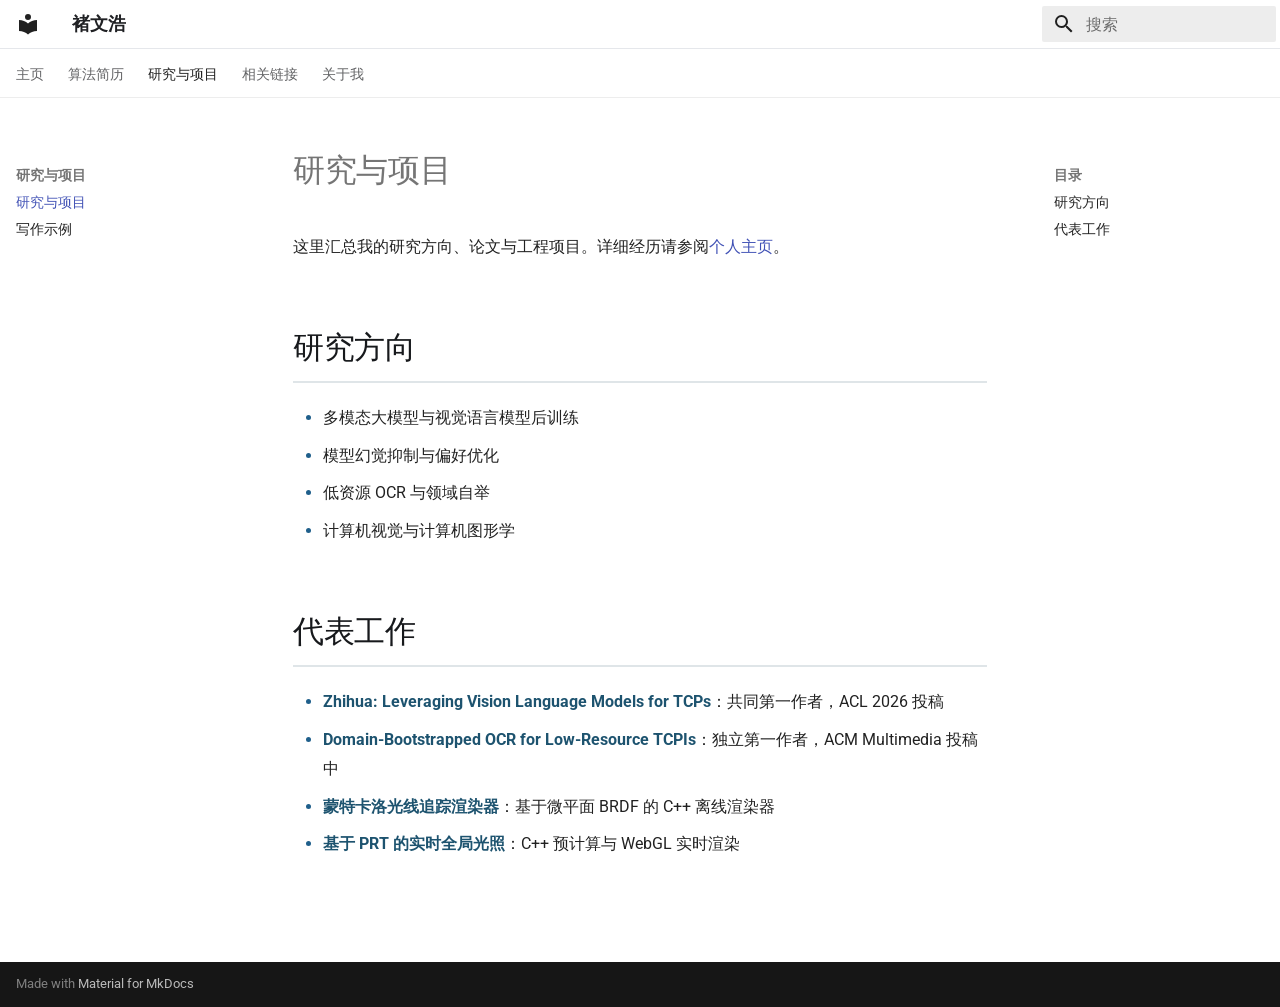
<file: course/index.html>
<!doctype html>
<html lang="zh" class="no-js">
  <head>
    
      <meta charset="utf-8">
      <meta name="viewport" content="width=device-width,initial-scale=1">
      
        <meta name="description" content="褚文浩的个人学术主页，研究方向包括多模态模型、视觉语言模型与计算机视觉。">
      
      
      
        <link rel="canonical" href="https://haogebob.github.io/course/">
      
      
        <link rel="prev" href="../resume/">
      
      
        <link rel="next" href="example/">
      
      
        
      
      
      <link rel="icon" href="../assets/images/favicon.png">
      <meta name="generator" content="mkdocs-1.6.1, mkdocs-material-9.7.7">
    
    
      
        <title>研究与项目 - 褚文浩</title>
      
    
    
      <link rel="stylesheet" href="../assets/stylesheets/main.ec1eaa64.min.css">
      
        
        <link rel="stylesheet" href="../assets/stylesheets/palette.ab4e12ef.min.css">
      
      


    
    
      
    
    
      
        
        
        <link rel="preconnect" href="https://fonts.gstatic.com" crossorigin>
        <link rel="stylesheet" href="https://fonts.googleapis.com/css?family=Roboto:300,300i,400,400i,700,700i%7CRoboto+Mono:400,400i,700,700i&display=fallback">
        <style>:root{--md-text-font:"Roboto";--md-code-font:"Roboto Mono"}</style>
      
    
    
      <link rel="stylesheet" href="../stylesheets/extra.css">
    
    <script>__md_scope=new URL("..",location),__md_hash=e=>[...e].reduce(((e,_)=>(e<<5)-e+_.charCodeAt(0)),0),__md_get=(e,_=localStorage,t=__md_scope)=>JSON.parse(_.getItem(t.pathname+"."+e)),__md_set=(e,_,t=localStorage,a=__md_scope)=>{try{t.setItem(a.pathname+"."+e,JSON.stringify(_))}catch(e){}}</script>
    
      

    
    
  </head>
  
  
    
    
    
    
    
    <body dir="ltr" data-md-color-scheme="default" data-md-color-primary="white" data-md-color-accent="grey">
  
    
    <input class="md-toggle" data-md-toggle="drawer" type="checkbox" id="__drawer" autocomplete="off">
    <input class="md-toggle" data-md-toggle="search" type="checkbox" id="__search" autocomplete="off">
    <label class="md-overlay" for="__drawer"></label>
    <div data-md-component="skip">
      
        
        <a href="#_1" class="md-skip">
          跳转至
        </a>
      
    </div>
    <div data-md-component="announce">
      
    </div>
    
    
      

<header class="md-header" data-md-component="header">
  <nav class="md-header__inner md-grid" aria-label="页眉">
    <a href=".." title="褚文浩" class="md-header__button md-logo" aria-label="褚文浩" data-md-component="logo">
      
  
  <svg xmlns="http://www.w3.org/2000/svg" viewBox="0 0 24 24"><path d="M12 8a3 3 0 0 0 3-3 3 3 0 0 0-3-3 3 3 0 0 0-3 3 3 3 0 0 0 3 3m0 3.54C9.64 9.35 6.5 8 3 8v11c3.5 0 6.64 1.35 9 3.54 2.36-2.19 5.5-3.54 9-3.54V8c-3.5 0-6.64 1.35-9 3.54"/></svg>

    </a>
    <label class="md-header__button md-icon" for="__drawer">
      
      <svg xmlns="http://www.w3.org/2000/svg" viewBox="0 0 24 24"><path d="M3 6h18v2H3zm0 5h18v2H3zm0 5h18v2H3z"/></svg>
    </label>
    <div class="md-header__title" data-md-component="header-title">
      <div class="md-header__ellipsis">
        <div class="md-header__topic">
          <span class="md-ellipsis">
            褚文浩
          </span>
        </div>
        <div class="md-header__topic" data-md-component="header-topic">
          <span class="md-ellipsis">
            
              研究与项目
            
          </span>
        </div>
      </div>
    </div>
    
      
    
    
    
    
      
      
        <label class="md-header__button md-icon" for="__search">
          
          <svg xmlns="http://www.w3.org/2000/svg" viewBox="0 0 24 24"><path d="M9.5 3A6.5 6.5 0 0 1 16 9.5c0 1.61-.59 3.09-1.56 4.23l.27.27h.79l5 5-1.5 1.5-5-5v-.79l-.27-.27A6.52 6.52 0 0 1 9.5 16 6.5 6.5 0 0 1 3 9.5 6.5 6.5 0 0 1 9.5 3m0 2C7 5 5 7 5 9.5S7 14 9.5 14 14 12 14 9.5 12 5 9.5 5"/></svg>
        </label>
        <div class="md-search" data-md-component="search" role="dialog">
  <label class="md-search__overlay" for="__search"></label>
  <div class="md-search__inner" role="search">
    <form class="md-search__form" name="search">
      <input type="text" class="md-search__input" name="query" aria-label="搜索" placeholder="搜索" autocapitalize="off" autocorrect="off" autocomplete="off" spellcheck="false" data-md-component="search-query" required>
      <label class="md-search__icon md-icon" for="__search">
        
        <svg xmlns="http://www.w3.org/2000/svg" viewBox="0 0 24 24"><path d="M9.5 3A6.5 6.5 0 0 1 16 9.5c0 1.61-.59 3.09-1.56 4.23l.27.27h.79l5 5-1.5 1.5-5-5v-.79l-.27-.27A6.52 6.52 0 0 1 9.5 16 6.5 6.5 0 0 1 3 9.5 6.5 6.5 0 0 1 9.5 3m0 2C7 5 5 7 5 9.5S7 14 9.5 14 14 12 14 9.5 12 5 9.5 5"/></svg>
        
        <svg xmlns="http://www.w3.org/2000/svg" viewBox="0 0 24 24"><path d="M20 11v2H8l5.5 5.5-1.42 1.42L4.16 12l7.92-7.92L13.5 5.5 8 11z"/></svg>
      </label>
      <nav class="md-search__options" aria-label="查找">
        
        <button type="reset" class="md-search__icon md-icon" title="清空当前内容" aria-label="清空当前内容" tabindex="-1">
          
          <svg xmlns="http://www.w3.org/2000/svg" viewBox="0 0 24 24"><path d="M19 6.41 17.59 5 12 10.59 6.41 5 5 6.41 10.59 12 5 17.59 6.41 19 12 13.41 17.59 19 19 17.59 13.41 12z"/></svg>
        </button>
      </nav>
      
    </form>
    <div class="md-search__output">
      <div class="md-search__scrollwrap" tabindex="0" data-md-scrollfix>
        <div class="md-search-result" data-md-component="search-result">
          <div class="md-search-result__meta">
            正在初始化搜索引擎
          </div>
          <ol class="md-search-result__list" role="presentation"></ol>
        </div>
      </div>
    </div>
  </div>
</div>
      
    
    
  </nav>
  
</header>
    
    <div class="md-container" data-md-component="container">
      
      
        
          
            
<nav class="md-tabs" aria-label="标签" data-md-component="tabs">
  <div class="md-grid">
    <ul class="md-tabs__list">
      
        
  
  
  
  
    <li class="md-tabs__item">
      <a href=".." class="md-tabs__link">
        
  
  
    
  
  主页

      </a>
    </li>
  

      
        
  
  
  
  
    <li class="md-tabs__item">
      <a href="../resume/" class="md-tabs__link">
        
  
  
    
  
  算法简历

      </a>
    </li>
  

      
        
  
  
  
    
  
  
    
    
      <li class="md-tabs__item md-tabs__item--active">
        <a href="./" class="md-tabs__link">
          
  
  
  研究与项目

        </a>
      </li>
    
  

      
        
  
  
  
  
    <li class="md-tabs__item">
      <a href="../friends/" class="md-tabs__link">
        
  
  
    
  
  相关链接

      </a>
    </li>
  

      
        
  
  
  
  
    <li class="md-tabs__item">
      <a href="../about/" class="md-tabs__link">
        
  
  
    
  
  关于我

      </a>
    </li>
  

      
    </ul>
  </div>
</nav>
          
        
      
      <main class="md-main" data-md-component="main">
        <div class="md-main__inner md-grid">
          
            
              
              <div class="md-sidebar md-sidebar--primary" data-md-component="sidebar" data-md-type="navigation" >
                <div class="md-sidebar__scrollwrap">
                  <div class="md-sidebar__inner">
                    


  


<nav class="md-nav md-nav--primary md-nav--lifted" aria-label="导航栏" data-md-level="0">
  <label class="md-nav__title" for="__drawer">
    <a href=".." title="褚文浩" class="md-nav__button md-logo" aria-label="褚文浩" data-md-component="logo">
      
  
  <svg xmlns="http://www.w3.org/2000/svg" viewBox="0 0 24 24"><path d="M12 8a3 3 0 0 0 3-3 3 3 0 0 0-3-3 3 3 0 0 0-3 3 3 3 0 0 0 3 3m0 3.54C9.64 9.35 6.5 8 3 8v11c3.5 0 6.64 1.35 9 3.54 2.36-2.19 5.5-3.54 9-3.54V8c-3.5 0-6.64 1.35-9 3.54"/></svg>

    </a>
    褚文浩
  </label>
  
  <ul class="md-nav__list" data-md-scrollfix>
    
      
      
  
  
  
  
    <li class="md-nav__item">
      <a href=".." class="md-nav__link">
        
  
  
  <span class="md-ellipsis">
    
  
    主页
  

    
  </span>
  
  

      </a>
    </li>
  

    
      
      
  
  
  
  
    <li class="md-nav__item">
      <a href="../resume/" class="md-nav__link">
        
  
  
  <span class="md-ellipsis">
    
  
    算法简历
  

    
  </span>
  
  

      </a>
    </li>
  

    
      
      
  
  
    
  
  
  
    
    
    
    
      
        
        
      
      
    
    
    <li class="md-nav__item md-nav__item--active md-nav__item--section md-nav__item--nested">
      
        
        
        <input class="md-nav__toggle md-toggle " type="checkbox" id="__nav_3" checked>
        
          
          <label class="md-nav__link" for="__nav_3" id="__nav_3_label" tabindex="">
            
  
  
  <span class="md-ellipsis">
    
  
    研究与项目
  

    
  </span>
  
  

            <span class="md-nav__icon md-icon"></span>
          </label>
        
        <nav class="md-nav" data-md-level="1" aria-labelledby="__nav_3_label" aria-expanded="true">
          <label class="md-nav__title" for="__nav_3">
            <span class="md-nav__icon md-icon"></span>
            
  
    研究与项目
  

          </label>
          <ul class="md-nav__list" data-md-scrollfix>
            
              
                
  
  
    
  
  
  
    <li class="md-nav__item md-nav__item--active">
      
      <input class="md-nav__toggle md-toggle" type="checkbox" id="__toc">
      
      
        
      
      
        <label class="md-nav__link md-nav__link--active" for="__toc">
          
  
  
  <span class="md-ellipsis">
    
  
    研究与项目
  

    
  </span>
  
  

          <span class="md-nav__icon md-icon"></span>
        </label>
      
      <a href="./" class="md-nav__link md-nav__link--active">
        
  
  
  <span class="md-ellipsis">
    
  
    研究与项目
  

    
  </span>
  
  

      </a>
      
        

<nav class="md-nav md-nav--secondary" aria-label="目录">
  
  
  
    
  
  
    <label class="md-nav__title" for="__toc">
      <span class="md-nav__icon md-icon"></span>
      目录
    </label>
    <ul class="md-nav__list" data-md-component="toc" data-md-scrollfix>
      
        <li class="md-nav__item">
  <a href="#_2" class="md-nav__link">
    <span class="md-ellipsis">
      
        研究方向
      
    </span>
  </a>
  
</li>
      
        <li class="md-nav__item">
  <a href="#_3" class="md-nav__link">
    <span class="md-ellipsis">
      
        代表工作
      
    </span>
  </a>
  
</li>
      
    </ul>
  
</nav>
      
    </li>
  

              
            
              
                
  
  
  
  
    <li class="md-nav__item">
      <a href="example/" class="md-nav__link">
        
  
  
  <span class="md-ellipsis">
    
  
    写作示例
  

    
  </span>
  
  

      </a>
    </li>
  

              
            
          </ul>
        </nav>
      
    </li>
  

    
      
      
  
  
  
  
    <li class="md-nav__item">
      <a href="../friends/" class="md-nav__link">
        
  
  
  <span class="md-ellipsis">
    
  
    相关链接
  

    
  </span>
  
  

      </a>
    </li>
  

    
      
      
  
  
  
  
    <li class="md-nav__item">
      <a href="../about/" class="md-nav__link">
        
  
  
  <span class="md-ellipsis">
    
  
    关于我
  

    
  </span>
  
  

      </a>
    </li>
  

    
  </ul>
</nav>
                  </div>
                </div>
              </div>
            
            
              
              <div class="md-sidebar md-sidebar--secondary" data-md-component="sidebar" data-md-type="toc" >
                <div class="md-sidebar__scrollwrap">
                  <div class="md-sidebar__inner">
                    

<nav class="md-nav md-nav--secondary" aria-label="目录">
  
  
  
    
  
  
    <label class="md-nav__title" for="__toc">
      <span class="md-nav__icon md-icon"></span>
      目录
    </label>
    <ul class="md-nav__list" data-md-component="toc" data-md-scrollfix>
      
        <li class="md-nav__item">
  <a href="#_2" class="md-nav__link">
    <span class="md-ellipsis">
      
        研究方向
      
    </span>
  </a>
  
</li>
      
        <li class="md-nav__item">
  <a href="#_3" class="md-nav__link">
    <span class="md-ellipsis">
      
        代表工作
      
    </span>
  </a>
  
</li>
      
    </ul>
  
</nav>
                  </div>
                </div>
              </div>
            
          
          
            <div class="md-content" data-md-component="content">
              
              <article class="md-content__inner md-typeset">
                
                  



<h1 id="_1">研究与项目</h1>
<p>这里汇总我的研究方向、论文与工程项目。详细经历请参阅<a href="../#research">个人主页</a>。</p>
<h2 id="_2">研究方向</h2>
<ul>
<li>多模态大模型与视觉语言模型后训练</li>
<li>模型幻觉抑制与偏好优化</li>
<li>低资源 OCR 与领域自举</li>
<li>计算机视觉与计算机图形学</li>
</ul>
<h2 id="_3">代表工作</h2>
<ul>
<li><strong>Zhihua: Leveraging Vision Language Models for TCPs</strong>：共同第一作者，ACL 2026 投稿</li>
<li><strong>Domain-Bootstrapped OCR for Low-Resource TCPIs</strong>：独立第一作者，ACM Multimedia 投稿中</li>
<li><strong>蒙特卡洛光线追踪渲染器</strong>：基于微平面 BRDF 的 C++ 离线渲染器</li>
<li><strong>基于 PRT 的实时全局光照</strong>：C++ 预计算与 WebGL 实时渲染</li>
</ul>












                
              </article>
            </div>
          
          
<script>var target=document.getElementById(location.hash.slice(1));target&&target.name&&(target.checked=target.name.startsWith("__tabbed_"))</script>
        </div>
        
          <button type="button" class="md-top md-icon" data-md-component="top" hidden>
  
  <svg xmlns="http://www.w3.org/2000/svg" viewBox="0 0 24 24"><path d="M13 20h-2V8l-5.5 5.5-1.42-1.42L12 4.16l7.92 7.92-1.42 1.42L13 8z"/></svg>
  回到页面顶部
</button>
        
      </main>
      
        <footer class="md-footer">
  
  <div class="md-footer-meta md-typeset">
    <div class="md-footer-meta__inner md-grid">
      <div class="md-copyright">
  
  
    Made with
    <a href="https://squidfunk.github.io/mkdocs-material/" target="_blank" rel="noopener">
      Material for MkDocs
    </a>
  
</div>
      
    </div>
  </div>
</footer>
      
    </div>
    <div class="md-dialog" data-md-component="dialog">
      <div class="md-dialog__inner md-typeset"></div>
    </div>
    
    
    
      
      
      <script id="__config" type="application/json">{"annotate": null, "base": "..", "features": ["navigation.tabs", "navigation.top", "toc.follow"], "search": "../assets/javascripts/workers/search.2c215733.min.js", "tags": null, "translations": {"clipboard.copied": "\u5df2\u590d\u5236", "clipboard.copy": "\u590d\u5236", "search.result.more.one": "\u5728\u8be5\u9875\u4e0a\u8fd8\u6709 1 \u4e2a\u7b26\u5408\u6761\u4ef6\u7684\u7ed3\u679c", "search.result.more.other": "\u5728\u8be5\u9875\u4e0a\u8fd8\u6709 # \u4e2a\u7b26\u5408\u6761\u4ef6\u7684\u7ed3\u679c", "search.result.none": "\u6ca1\u6709\u627e\u5230\u7b26\u5408\u6761\u4ef6\u7684\u7ed3\u679c", "search.result.one": "\u627e\u5230 1 \u4e2a\u7b26\u5408\u6761\u4ef6\u7684\u7ed3\u679c", "search.result.other": "# \u4e2a\u7b26\u5408\u6761\u4ef6\u7684\u7ed3\u679c", "search.result.placeholder": "\u952e\u5165\u4ee5\u5f00\u59cb\u641c\u7d22", "search.result.term.missing": "\u7f3a\u5c11", "select.version": "\u9009\u62e9\u5f53\u524d\u7248\u672c"}, "version": null}</script>
    
    
      <script src="../assets/javascripts/bundle.d7400e89.min.js"></script>
      
    
  </body>
</html>
</file>
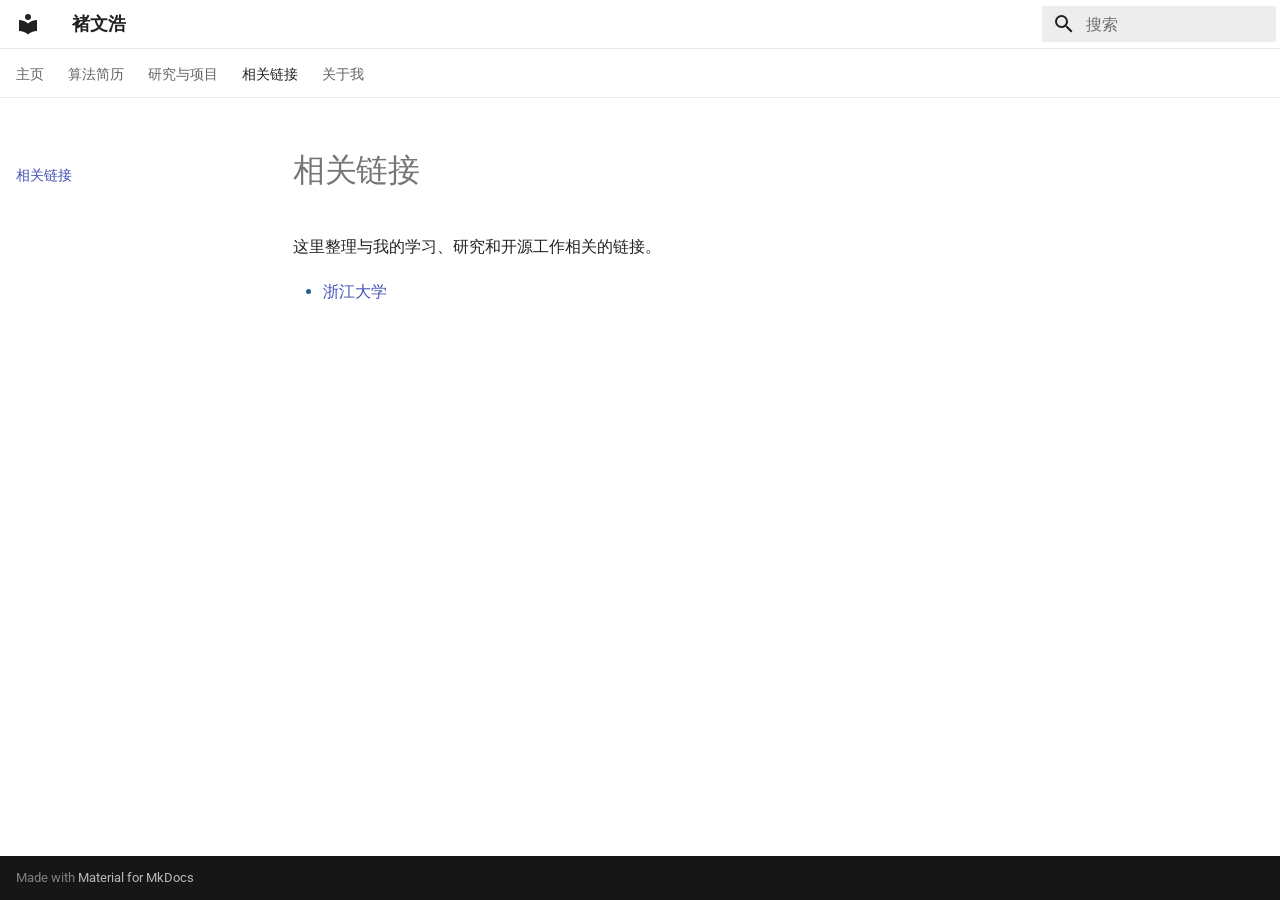
<file: friends/index.html>
<!doctype html>
<html lang="zh" class="no-js">
  <head>
    
      <meta charset="utf-8">
      <meta name="viewport" content="width=device-width,initial-scale=1">
      
        <meta name="description" content="褚文浩的个人学术主页，研究方向包括多模态模型、视觉语言模型与计算机视觉。">
      
      
      
        <link rel="canonical" href="https://haogebob.github.io/friends/">
      
      
        <link rel="prev" href="../course/example/">
      
      
        <link rel="next" href="../about/">
      
      
        
      
      
      <link rel="icon" href="../assets/images/favicon.png">
      <meta name="generator" content="mkdocs-1.6.1, mkdocs-material-9.7.7">
    
    
      
        <title>相关链接 - 褚文浩</title>
      
    
    
      <link rel="stylesheet" href="../assets/stylesheets/main.ec1eaa64.min.css">
      
        
        <link rel="stylesheet" href="../assets/stylesheets/palette.ab4e12ef.min.css">
      
      


    
    
      
    
    
      
        
        
        <link rel="preconnect" href="https://fonts.gstatic.com" crossorigin>
        <link rel="stylesheet" href="https://fonts.googleapis.com/css?family=Roboto:300,300i,400,400i,700,700i%7CRoboto+Mono:400,400i,700,700i&display=fallback">
        <style>:root{--md-text-font:"Roboto";--md-code-font:"Roboto Mono"}</style>
      
    
    
      <link rel="stylesheet" href="../stylesheets/extra.css">
    
    <script>__md_scope=new URL("..",location),__md_hash=e=>[...e].reduce(((e,_)=>(e<<5)-e+_.charCodeAt(0)),0),__md_get=(e,_=localStorage,t=__md_scope)=>JSON.parse(_.getItem(t.pathname+"."+e)),__md_set=(e,_,t=localStorage,a=__md_scope)=>{try{t.setItem(a.pathname+"."+e,JSON.stringify(_))}catch(e){}}</script>
    
      

    
    
  </head>
  
  
    
    
    
    
    
    <body dir="ltr" data-md-color-scheme="default" data-md-color-primary="white" data-md-color-accent="grey">
  
    
    <input class="md-toggle" data-md-toggle="drawer" type="checkbox" id="__drawer" autocomplete="off">
    <input class="md-toggle" data-md-toggle="search" type="checkbox" id="__search" autocomplete="off">
    <label class="md-overlay" for="__drawer"></label>
    <div data-md-component="skip">
      
        
        <a href="#_1" class="md-skip">
          跳转至
        </a>
      
    </div>
    <div data-md-component="announce">
      
    </div>
    
    
      

<header class="md-header" data-md-component="header">
  <nav class="md-header__inner md-grid" aria-label="页眉">
    <a href=".." title="褚文浩" class="md-header__button md-logo" aria-label="褚文浩" data-md-component="logo">
      
  
  <svg xmlns="http://www.w3.org/2000/svg" viewBox="0 0 24 24"><path d="M12 8a3 3 0 0 0 3-3 3 3 0 0 0-3-3 3 3 0 0 0-3 3 3 3 0 0 0 3 3m0 3.54C9.64 9.35 6.5 8 3 8v11c3.5 0 6.64 1.35 9 3.54 2.36-2.19 5.5-3.54 9-3.54V8c-3.5 0-6.64 1.35-9 3.54"/></svg>

    </a>
    <label class="md-header__button md-icon" for="__drawer">
      
      <svg xmlns="http://www.w3.org/2000/svg" viewBox="0 0 24 24"><path d="M3 6h18v2H3zm0 5h18v2H3zm0 5h18v2H3z"/></svg>
    </label>
    <div class="md-header__title" data-md-component="header-title">
      <div class="md-header__ellipsis">
        <div class="md-header__topic">
          <span class="md-ellipsis">
            褚文浩
          </span>
        </div>
        <div class="md-header__topic" data-md-component="header-topic">
          <span class="md-ellipsis">
            
              相关链接
            
          </span>
        </div>
      </div>
    </div>
    
      
    
    
    
    
      
      
        <label class="md-header__button md-icon" for="__search">
          
          <svg xmlns="http://www.w3.org/2000/svg" viewBox="0 0 24 24"><path d="M9.5 3A6.5 6.5 0 0 1 16 9.5c0 1.61-.59 3.09-1.56 4.23l.27.27h.79l5 5-1.5 1.5-5-5v-.79l-.27-.27A6.52 6.52 0 0 1 9.5 16 6.5 6.5 0 0 1 3 9.5 6.5 6.5 0 0 1 9.5 3m0 2C7 5 5 7 5 9.5S7 14 9.5 14 14 12 14 9.5 12 5 9.5 5"/></svg>
        </label>
        <div class="md-search" data-md-component="search" role="dialog">
  <label class="md-search__overlay" for="__search"></label>
  <div class="md-search__inner" role="search">
    <form class="md-search__form" name="search">
      <input type="text" class="md-search__input" name="query" aria-label="搜索" placeholder="搜索" autocapitalize="off" autocorrect="off" autocomplete="off" spellcheck="false" data-md-component="search-query" required>
      <label class="md-search__icon md-icon" for="__search">
        
        <svg xmlns="http://www.w3.org/2000/svg" viewBox="0 0 24 24"><path d="M9.5 3A6.5 6.5 0 0 1 16 9.5c0 1.61-.59 3.09-1.56 4.23l.27.27h.79l5 5-1.5 1.5-5-5v-.79l-.27-.27A6.52 6.52 0 0 1 9.5 16 6.5 6.5 0 0 1 3 9.5 6.5 6.5 0 0 1 9.5 3m0 2C7 5 5 7 5 9.5S7 14 9.5 14 14 12 14 9.5 12 5 9.5 5"/></svg>
        
        <svg xmlns="http://www.w3.org/2000/svg" viewBox="0 0 24 24"><path d="M20 11v2H8l5.5 5.5-1.42 1.42L4.16 12l7.92-7.92L13.5 5.5 8 11z"/></svg>
      </label>
      <nav class="md-search__options" aria-label="查找">
        
        <button type="reset" class="md-search__icon md-icon" title="清空当前内容" aria-label="清空当前内容" tabindex="-1">
          
          <svg xmlns="http://www.w3.org/2000/svg" viewBox="0 0 24 24"><path d="M19 6.41 17.59 5 12 10.59 6.41 5 5 6.41 10.59 12 5 17.59 6.41 19 12 13.41 17.59 19 19 17.59 13.41 12z"/></svg>
        </button>
      </nav>
      
    </form>
    <div class="md-search__output">
      <div class="md-search__scrollwrap" tabindex="0" data-md-scrollfix>
        <div class="md-search-result" data-md-component="search-result">
          <div class="md-search-result__meta">
            正在初始化搜索引擎
          </div>
          <ol class="md-search-result__list" role="presentation"></ol>
        </div>
      </div>
    </div>
  </div>
</div>
      
    
    
  </nav>
  
</header>
    
    <div class="md-container" data-md-component="container">
      
      
        
          
            
<nav class="md-tabs" aria-label="标签" data-md-component="tabs">
  <div class="md-grid">
    <ul class="md-tabs__list">
      
        
  
  
  
  
    <li class="md-tabs__item">
      <a href=".." class="md-tabs__link">
        
  
  
    
  
  主页

      </a>
    </li>
  

      
        
  
  
  
  
    <li class="md-tabs__item">
      <a href="../resume/" class="md-tabs__link">
        
  
  
    
  
  算法简历

      </a>
    </li>
  

      
        
  
  
  
  
    
    
      <li class="md-tabs__item">
        <a href="../course/" class="md-tabs__link">
          
  
  
  研究与项目

        </a>
      </li>
    
  

      
        
  
  
  
    
  
  
    <li class="md-tabs__item md-tabs__item--active">
      <a href="./" class="md-tabs__link">
        
  
  
    
  
  相关链接

      </a>
    </li>
  

      
        
  
  
  
  
    <li class="md-tabs__item">
      <a href="../about/" class="md-tabs__link">
        
  
  
    
  
  关于我

      </a>
    </li>
  

      
    </ul>
  </div>
</nav>
          
        
      
      <main class="md-main" data-md-component="main">
        <div class="md-main__inner md-grid">
          
            
              
              <div class="md-sidebar md-sidebar--primary" data-md-component="sidebar" data-md-type="navigation" >
                <div class="md-sidebar__scrollwrap">
                  <div class="md-sidebar__inner">
                    


  


<nav class="md-nav md-nav--primary md-nav--lifted" aria-label="导航栏" data-md-level="0">
  <label class="md-nav__title" for="__drawer">
    <a href=".." title="褚文浩" class="md-nav__button md-logo" aria-label="褚文浩" data-md-component="logo">
      
  
  <svg xmlns="http://www.w3.org/2000/svg" viewBox="0 0 24 24"><path d="M12 8a3 3 0 0 0 3-3 3 3 0 0 0-3-3 3 3 0 0 0-3 3 3 3 0 0 0 3 3m0 3.54C9.64 9.35 6.5 8 3 8v11c3.5 0 6.64 1.35 9 3.54 2.36-2.19 5.5-3.54 9-3.54V8c-3.5 0-6.64 1.35-9 3.54"/></svg>

    </a>
    褚文浩
  </label>
  
  <ul class="md-nav__list" data-md-scrollfix>
    
      
      
  
  
  
  
    <li class="md-nav__item">
      <a href=".." class="md-nav__link">
        
  
  
  <span class="md-ellipsis">
    
  
    主页
  

    
  </span>
  
  

      </a>
    </li>
  

    
      
      
  
  
  
  
    <li class="md-nav__item">
      <a href="../resume/" class="md-nav__link">
        
  
  
  <span class="md-ellipsis">
    
  
    算法简历
  

    
  </span>
  
  

      </a>
    </li>
  

    
      
      
  
  
  
  
    
    
    
    
      
      
    
    
    <li class="md-nav__item md-nav__item--nested">
      
        
        
        <input class="md-nav__toggle md-toggle " type="checkbox" id="__nav_3" >
        
          
          <label class="md-nav__link" for="__nav_3" id="__nav_3_label" tabindex="0">
            
  
  
  <span class="md-ellipsis">
    
  
    研究与项目
  

    
  </span>
  
  

            <span class="md-nav__icon md-icon"></span>
          </label>
        
        <nav class="md-nav" data-md-level="1" aria-labelledby="__nav_3_label" aria-expanded="false">
          <label class="md-nav__title" for="__nav_3">
            <span class="md-nav__icon md-icon"></span>
            
  
    研究与项目
  

          </label>
          <ul class="md-nav__list" data-md-scrollfix>
            
              
                
  
  
  
  
    <li class="md-nav__item">
      <a href="../course/" class="md-nav__link">
        
  
  
  <span class="md-ellipsis">
    
  
    研究与项目
  

    
  </span>
  
  

      </a>
    </li>
  

              
            
              
                
  
  
  
  
    <li class="md-nav__item">
      <a href="../course/example/" class="md-nav__link">
        
  
  
  <span class="md-ellipsis">
    
  
    写作示例
  

    
  </span>
  
  

      </a>
    </li>
  

              
            
          </ul>
        </nav>
      
    </li>
  

    
      
      
  
  
    
  
  
  
    <li class="md-nav__item md-nav__item--active">
      
      <input class="md-nav__toggle md-toggle" type="checkbox" id="__toc">
      
      
        
      
      
      <a href="./" class="md-nav__link md-nav__link--active">
        
  
  
  <span class="md-ellipsis">
    
  
    相关链接
  

    
  </span>
  
  

      </a>
      
    </li>
  

    
      
      
  
  
  
  
    <li class="md-nav__item">
      <a href="../about/" class="md-nav__link">
        
  
  
  <span class="md-ellipsis">
    
  
    关于我
  

    
  </span>
  
  

      </a>
    </li>
  

    
  </ul>
</nav>
                  </div>
                </div>
              </div>
            
            
              
              <div class="md-sidebar md-sidebar--secondary" data-md-component="sidebar" data-md-type="toc" >
                <div class="md-sidebar__scrollwrap">
                  <div class="md-sidebar__inner">
                    

<nav class="md-nav md-nav--secondary" aria-label="目录">
  
  
  
    
  
  
</nav>
                  </div>
                </div>
              </div>
            
          
          
            <div class="md-content" data-md-component="content">
              
              <article class="md-content__inner md-typeset">
                
                  



<h1 id="_1">相关链接</h1>
<p>这里整理与我的学习、研究和开源工作相关的链接。</p>
<ul>
<li><a href="https://www.zju.edu.cn/">浙江大学</a></li>
</ul>












                
              </article>
            </div>
          
          
<script>var target=document.getElementById(location.hash.slice(1));target&&target.name&&(target.checked=target.name.startsWith("__tabbed_"))</script>
        </div>
        
          <button type="button" class="md-top md-icon" data-md-component="top" hidden>
  
  <svg xmlns="http://www.w3.org/2000/svg" viewBox="0 0 24 24"><path d="M13 20h-2V8l-5.5 5.5-1.42-1.42L12 4.16l7.92 7.92-1.42 1.42L13 8z"/></svg>
  回到页面顶部
</button>
        
      </main>
      
        <footer class="md-footer">
  
  <div class="md-footer-meta md-typeset">
    <div class="md-footer-meta__inner md-grid">
      <div class="md-copyright">
  
  
    Made with
    <a href="https://squidfunk.github.io/mkdocs-material/" target="_blank" rel="noopener">
      Material for MkDocs
    </a>
  
</div>
      
    </div>
  </div>
</footer>
      
    </div>
    <div class="md-dialog" data-md-component="dialog">
      <div class="md-dialog__inner md-typeset"></div>
    </div>
    
    
    
      
      
      <script id="__config" type="application/json">{"annotate": null, "base": "..", "features": ["navigation.tabs", "navigation.top", "toc.follow"], "search": "../assets/javascripts/workers/search.2c215733.min.js", "tags": null, "translations": {"clipboard.copied": "\u5df2\u590d\u5236", "clipboard.copy": "\u590d\u5236", "search.result.more.one": "\u5728\u8be5\u9875\u4e0a\u8fd8\u6709 1 \u4e2a\u7b26\u5408\u6761\u4ef6\u7684\u7ed3\u679c", "search.result.more.other": "\u5728\u8be5\u9875\u4e0a\u8fd8\u6709 # \u4e2a\u7b26\u5408\u6761\u4ef6\u7684\u7ed3\u679c", "search.result.none": "\u6ca1\u6709\u627e\u5230\u7b26\u5408\u6761\u4ef6\u7684\u7ed3\u679c", "search.result.one": "\u627e\u5230 1 \u4e2a\u7b26\u5408\u6761\u4ef6\u7684\u7ed3\u679c", "search.result.other": "# \u4e2a\u7b26\u5408\u6761\u4ef6\u7684\u7ed3\u679c", "search.result.placeholder": "\u952e\u5165\u4ee5\u5f00\u59cb\u641c\u7d22", "search.result.term.missing": "\u7f3a\u5c11", "select.version": "\u9009\u62e9\u5f53\u524d\u7248\u672c"}, "version": null}</script>
    
    
      <script src="../assets/javascripts/bundle.d7400e89.min.js"></script>
      
    
  </body>
</html>
</file>
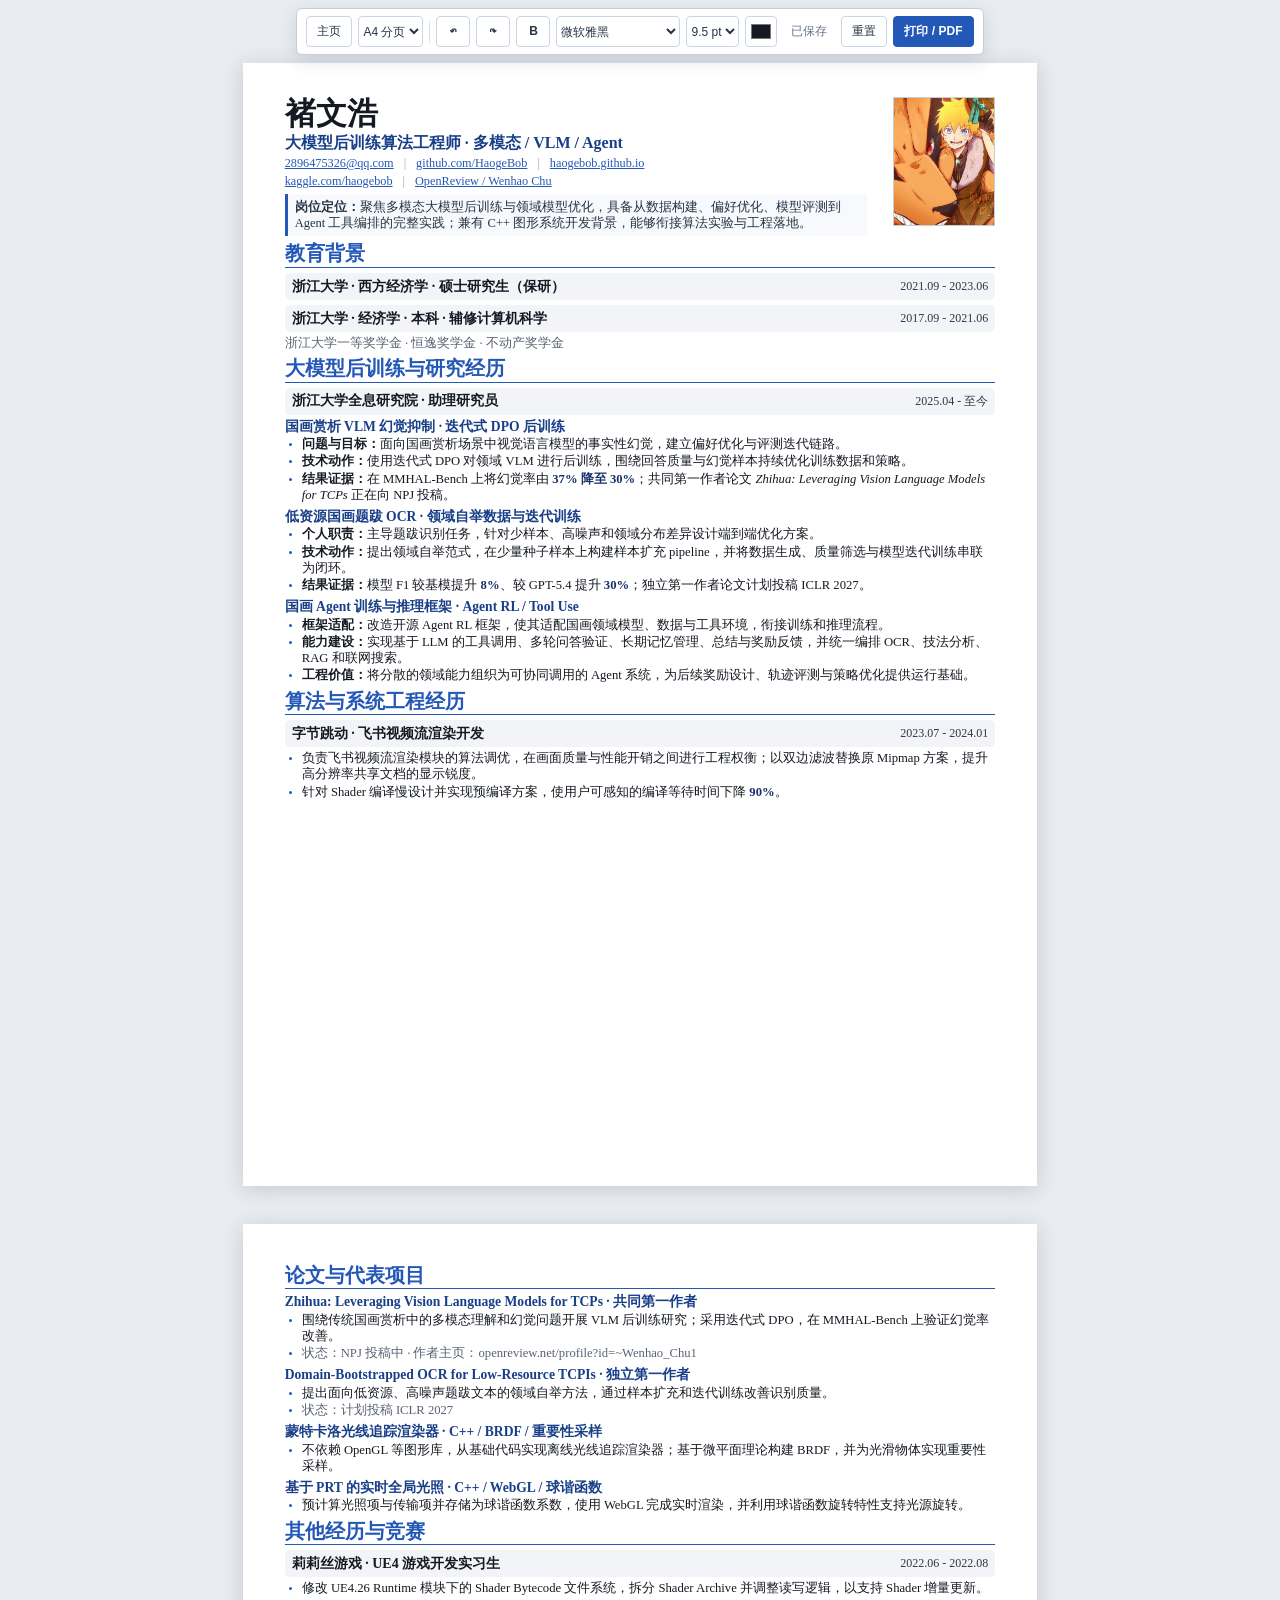
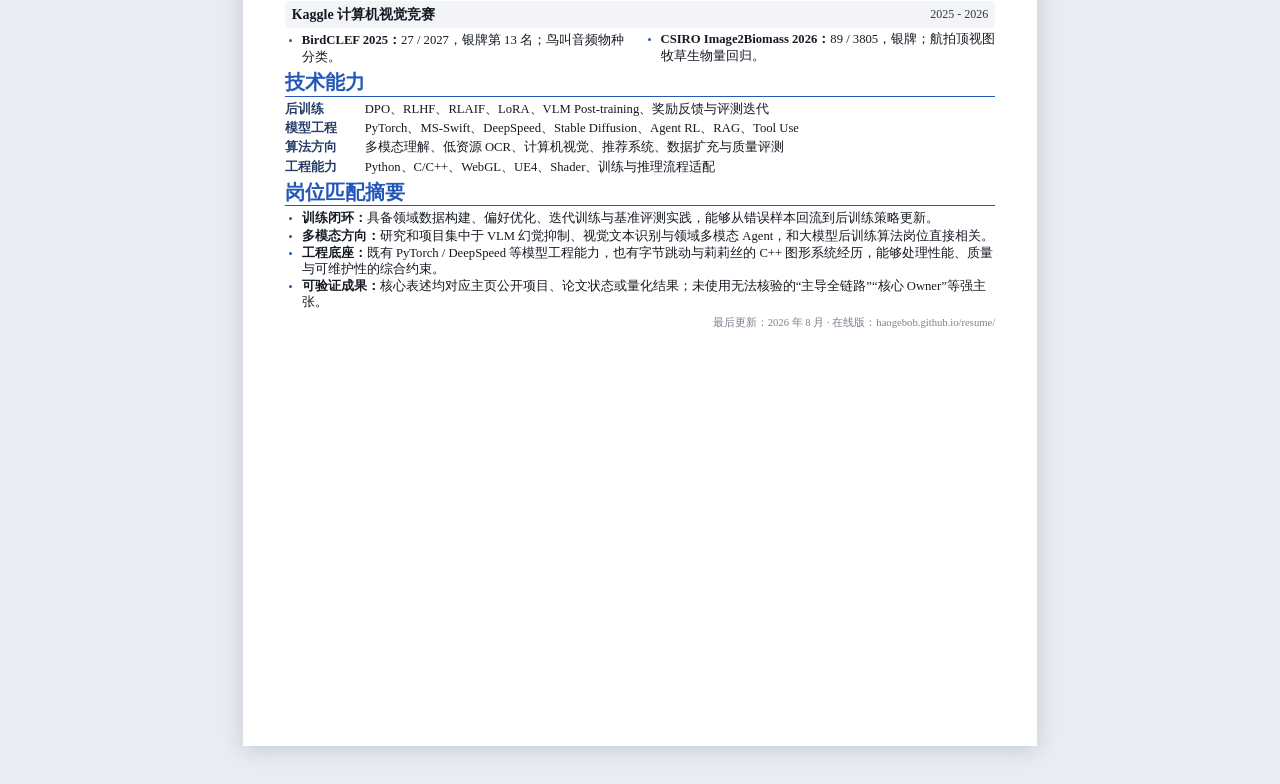
<file: resume/index.html>
<!doctype html>
<html lang="zh-CN">
<head>
  <meta charset="utf-8">
  <meta name="viewport" content="width=device-width, initial-scale=1">
  <meta name="description" content="褚文浩 - 大模型后训练算法工程师简历">
  <title>褚文浩 | 大模型后训练算法工程师</title>
  <style>
    @page { size: A4; margin: 0; }
    :root {
      --accent: #2458b8;
      --accent-dark: #183f88;
      --ink: #151a22;
      --muted: #596273;
      --line: #d8dde6;
      --band: #f2f4f7;
      --paper: #ffffff;
      --workspace: #e9edf2;
    }
    * { box-sizing: border-box; }
    html, body { margin: 0; padding: 0; }
    body {
      background: var(--workspace);
      color: var(--ink);
      font-family: "Times New Roman", "Microsoft YaHei", "PingFang SC", sans-serif;
      font-size: 9.5pt;
      line-height: 1.28;
      letter-spacing: 0;
    }
    button, select, input { font: inherit; letter-spacing: 0; }
    a { color: var(--accent); overflow-wrap: anywhere; }
    .toolbar {
      position: sticky;
      z-index: 20;
      top: 8px;
      display: flex;
      align-items: center;
      justify-content: center;
      flex-wrap: wrap;
      gap: 6px;
      width: fit-content;
      max-width: calc(100vw - 20px);
      margin: 8px auto;
      padding: 7px 9px;
      border: 1px solid #c8ced8;
      border-radius: 6px;
      background: #fff;
      box-shadow: 0 5px 18px rgb(24 39 61 / 14%);
      color: #334155;
      font-family: Arial, "Microsoft YaHei", sans-serif;
      font-size: 12px;
    }
    .toolbar button, .toolbar select {
      min-height: 31px;
      border: 1px solid #cbd5e1;
      border-radius: 4px;
      background: #fff;
      color: #263446;
    }
    .toolbar button { cursor: pointer; padding: 0 10px; }
    .toolbar button:hover, .toolbar button:focus-visible, .toolbar select:focus-visible {
      border-color: var(--accent);
      outline: 2px solid rgb(36 88 184 / 14%);
    }
    .toolbar .icon-button { width: 34px; padding: 0; font-weight: 800; }
    .toolbar .print-button { border-color: var(--accent); background: var(--accent); color: #fff; font-weight: 700; }
    .toolbar .home-link { padding: 7px 10px; border: 1px solid #cbd5e1; border-radius: 4px; color: #263446; text-decoration: none; }
    .toolbar .save-status { min-width: 52px; color: #64748b; text-align: center; }
    .toolbar .color-input { width: 32px; min-height: 31px; padding: 3px; border: 1px solid #cbd5e1; border-radius: 4px; background: #fff; cursor: pointer; }
    .toolbar-divider { width: 1px; height: 22px; background: #dbe1e8; }
    .sheet {
      width: 210mm;
      height: 297mm;
      margin: 0 auto 10mm;
      padding: 9mm 11mm 9mm;
      overflow: hidden;
      background: var(--paper);
      box-shadow: 0 3px 20px rgb(29 39 53 / 18%);
    }
    body[data-page-mode="continuous"] .resume-pages {
      width: 210mm;
      margin: 0 auto 12mm;
      background: #fff;
      box-shadow: 0 3px 20px rgb(29 39 53 / 18%);
    }
    body[data-page-mode="continuous"] .sheet {
      width: 100%;
      height: auto;
      min-height: 0;
      margin: 0;
      overflow: visible;
      box-shadow: none;
    }
    body[data-page-mode="continuous"] .sheet + .sheet { padding-top: 0; }
    [contenteditable="true"]:focus { outline: 2px solid #b8caf0; outline-offset: -2px; }
    .header-grid { display: grid; grid-template-columns: minmax(0, 1fr) 27mm; gap: 7mm; align-items: start; }
    h1 { margin: 0 0 2px; font-family: "Microsoft YaHei", sans-serif; font-size: 23pt; line-height: 1.08; }
    .target-role { margin: 0 0 3px; color: var(--accent-dark); font-size: 12pt; font-weight: 700; }
    .contact-row { display: flex; flex-wrap: wrap; gap: 2px 10px; margin: 2px 0; color: #303846; font-size: 9.2pt; }
    .contact-row span::before { content: "|"; margin-right: 10px; color: #a2a9b4; }
    .contact-row span:first-child::before { display: none; }
    .profile-photo {
      width: 27mm;
      height: 34mm;
      border: 1px solid #c7ccd5;
      background: #f7f8fa;
      cursor: pointer;
      object-fit: cover;
    }
    .profile-photo:focus-visible { outline: 2px solid var(--accent); }
    .summary {
      margin: 5px 0 0;
      padding: 5px 7px;
      border-left: 3px solid var(--accent);
      background: #f7f9fc;
      color: #263446;
      font-size: 9.4pt;
    }
    .section { margin-top: 7px; }
    .section-title {
      margin: 0 0 4px;
      padding-bottom: 2px;
      border-bottom: 1.5px solid var(--accent);
      color: var(--accent);
      font-family: "Microsoft YaHei", sans-serif;
      font-size: 15pt;
      line-height: 1.08;
      break-after: avoid;
    }
    .company-bar {
      display: grid;
      grid-template-columns: minmax(0, 1fr) auto;
      gap: 10px;
      align-items: center;
      min-height: 27px;
      margin: 5px 0 3px;
      padding: 4px 7px;
      border-radius: 5px;
      background: var(--band);
      break-inside: avoid;
    }
    .company-name { font-size: 10.5pt; font-weight: 700; }
    .company-meta { color: #313946; font-size: 9pt; white-space: nowrap; }
    .project { margin: 3px 0 5px; break-inside: avoid; }
    .project-title { margin: 2px 0 1px; color: var(--accent-dark); font-size: 10.2pt; font-weight: 700; break-after: avoid; }
    ul { margin: 1px 0 2px 17px; padding: 0; }
    li { margin: 1px 0; break-inside: avoid; }
    li::marker { color: var(--accent); font-size: .8em; }
    .compact-list { columns: 2; column-gap: 24px; }
    .compact-list li { break-inside: avoid; }
    .evidence { color: #142f69; font-weight: 700; }
    .muted { color: var(--muted); }
    .skills-grid { display: grid; grid-template-columns: 72px minmax(0, 1fr); gap: 3px 8px; margin-top: 3px; }
    .skills-grid strong { color: #263d67; }
    .footer-note { margin-top: 5px; color: #7a828e; font-size: 8pt; text-align: right; }
    @media (max-width: 860px) {
      body { background: #fff; }
      .toolbar { position: static; }
      .resume-pages, body[data-page-mode="continuous"] .resume-pages { width: 100%; margin: 0; box-shadow: none; }
      .sheet, body[data-page-mode="continuous"] .sheet { width: 100%; height: auto; min-height: 0; padding: 18px; overflow: visible; box-shadow: none; }
      .header-grid { grid-template-columns: minmax(0, 1fr) 24mm; gap: 12px; }
      .profile-photo { width: 24mm; height: 31mm; }
      .company-bar { grid-template-columns: 1fr; gap: 1px; }
      .company-meta { white-space: normal; }
      .compact-list { columns: 1; }
    }
    @media print {
      body { background: #fff; }
      .toolbar { display: none; }
      .resume-pages, body[data-page-mode="continuous"] .resume-pages { width: auto; margin: 0; box-shadow: none; }
      .sheet, body[data-page-mode="continuous"] .sheet {
        width: 210mm;
        height: 297mm;
        margin: 0;
        padding: 9mm 11mm;
        overflow: hidden;
        box-shadow: none;
        break-after: page;
      }
      .sheet:last-child { break-after: auto; }
      a { color: var(--accent); text-decoration: none; }
    }
  </style>
</head>
<body data-page-mode="paged">
  <nav class="toolbar" aria-label="简历编辑工具栏">
    <a class="home-link" href="../" title="返回个人主页">主页</a>
    <select id="pageMode" aria-label="页面模式" title="切换 A4 分页或连续编辑">
      <option value="paged">A4 分页</option>
      <option value="continuous">A4 长页</option>
    </select>
    <span class="toolbar-divider" aria-hidden="true"></span>
    <button class="icon-button" id="undoButton" type="button" title="撤回" aria-label="撤回">&#8630;</button>
    <button class="icon-button" id="redoButton" type="button" title="重做" aria-label="重做">&#8631;</button>
    <button class="icon-button" id="boldButton" type="button" title="加粗选中文字" aria-label="加粗"><strong>B</strong></button>
    <select id="fontFamily" aria-label="字体" title="调整选中文字字体">
      <option value="Microsoft YaHei">微软雅黑</option>
      <option value="SimHei">黑体</option>
      <option value="SimSun">宋体</option>
      <option value="Times New Roman">Times New Roman</option>
    </select>
    <select id="fontSize" aria-label="字号" title="调整选中文字字号">
      <option value="9pt">9 pt</option>
      <option value="9.5pt" selected>9.5 pt</option>
      <option value="10pt">10 pt</option>
      <option value="11pt">11 pt</option>
      <option value="12pt">12 pt</option>
    </select>
    <input class="color-input" id="textColor" type="color" value="#151a22" aria-label="文字颜色" title="调整选中文字颜色">
    <span id="saveStatus" class="save-status" role="status">已保存</span>
    <button id="resetButton" type="button" title="恢复此版本的初始内容">重置</button>
    <button class="print-button" type="button" onclick="window.print()">打印 / PDF</button>
  </nav>

  <div id="resumePages" class="resume-pages">
    <main class="sheet" contenteditable="true" aria-label="简历第一页">
      <header class="header-grid">
        <div>
          <h1>褚文浩</h1>
          <p class="target-role">大模型后训练算法工程师 · 多模态 / VLM / Agent</p>
          <div class="contact-row">
            <span><a href="mailto:2896475326@qq.com">2896475326@qq.com</a></span>
            <span><a href="https://github.com/HaogeBob">github.com/HaogeBob</a></span>
            <span><a href="https://haogebob.github.io/">haogebob.github.io</a></span>
          </div>
          <div class="contact-row">
            <span><a href="https://www.kaggle.com/haogebob">kaggle.com/haogebob</a></span>
            <span><a href="https://openreview.net/profile?id=%7EWenhao_Chu1">OpenReview / Wenhao Chu</a></span>
          </div>
          <p class="summary"><strong>岗位定位：</strong>聚焦多模态大模型后训练与领域模型优化，具备从数据构建、偏好优化、模型评测到 Agent 工具编排的完整实践；兼有 C++ 图形系统开发背景，能够衔接算法实验与工程落地。</p>
        </div>
        <img id="profilePhoto" class="profile-photo" src="../assets/profile-avatar.jpg" alt="褚文浩证件照，可点击替换" tabindex="0" title="点击替换照片">
        <input id="photoInput" type="file" accept="image/*" hidden>
      </header>

      <section class="section">
        <h2 class="section-title">教育背景</h2>
        <div class="company-bar">
          <div class="company-name">浙江大学 · 西方经济学 · 硕士研究生（保研）</div>
          <div class="company-meta">2021.09 - 2023.06</div>
        </div>
        <div class="company-bar">
          <div class="company-name">浙江大学 · 经济学 · 本科 · 辅修计算机科学</div>
          <div class="company-meta">2017.09 - 2021.06</div>
        </div>
        <div class="muted">浙江大学一等奖学金 · 恒逸奖学金 · 不动产奖学金</div>
      </section>

      <section class="section">
        <h2 class="section-title">大模型后训练与研究经历</h2>
        <div class="company-bar">
          <div class="company-name">浙江大学全息研究院 · 助理研究员</div>
          <div class="company-meta">2025.04 - 至今</div>
        </div>

        <article class="project">
          <div class="project-title">国画赏析 VLM 幻觉抑制 · 迭代式 DPO 后训练</div>
          <ul>
            <li><strong>问题与目标：</strong>面向国画赏析场景中视觉语言模型的事实性幻觉，建立偏好优化与评测迭代链路。</li>
            <li><strong>技术动作：</strong>使用迭代式 DPO 对领域 VLM 进行后训练，围绕回答质量与幻觉样本持续优化训练数据和策略。</li>
            <li><strong>结果证据：</strong>在 MMHAL-Bench 上将幻觉率由 <span class="evidence">37% 降至 30%</span>；共同第一作者论文 <em>Zhihua: Leveraging Vision Language Models for TCPs</em> 正在向 NPJ 投稿。</li>
          </ul>
        </article>

        <article class="project">
          <div class="project-title">低资源国画题跋 OCR · 领域自举数据与迭代训练</div>
          <ul>
            <li><strong>个人职责：</strong>主导题跋识别任务，针对少样本、高噪声和领域分布差异设计端到端优化方案。</li>
            <li><strong>技术动作：</strong>提出领域自举范式，在少量种子样本上构建样本扩充 pipeline，并将数据生成、质量筛选与模型迭代训练串联为闭环。</li>
            <li><strong>结果证据：</strong>模型 F1 较基模提升 <span class="evidence">8%</span>、较 GPT-5.4 提升 <span class="evidence">30%</span>；独立第一作者论文计划投稿 ICLR 2027。</li>
          </ul>
        </article>

        <article class="project">
          <div class="project-title">国画 Agent 训练与推理框架 · Agent RL / Tool Use</div>
          <ul>
            <li><strong>框架适配：</strong>改造开源 Agent RL 框架，使其适配国画领域模型、数据与工具环境，衔接训练和推理流程。</li>
            <li><strong>能力建设：</strong>实现基于 LLM 的工具调用、多轮问答验证、长期记忆管理、总结与奖励反馈，并统一编排 OCR、技法分析、RAG 和联网搜索。</li>
            <li><strong>工程价值：</strong>将分散的领域能力组织为可协同调用的 Agent 系统，为后续奖励设计、轨迹评测与策略优化提供运行基础。</li>
          </ul>
        </article>
      </section>

      <section class="section">
        <h2 class="section-title">算法与系统工程经历</h2>
        <div class="company-bar">
          <div class="company-name">字节跳动 · 飞书视频流渲染开发</div>
          <div class="company-meta">2023.07 - 2024.01</div>
        </div>
        <ul>
          <li>负责飞书视频流渲染模块的算法调优，在画面质量与性能开销之间进行工程权衡；以双边滤波替换原 Mipmap 方案，提升高分辨率共享文档的显示锐度。</li>
          <li>针对 Shader 编译慢设计并实现预编译方案，使用户可感知的编译等待时间下降 <span class="evidence">90%</span>。</li>
        </ul>
      </section>
    </main>

    <main class="sheet" contenteditable="true" aria-label="简历第二页">
      <section class="section">
        <h2 class="section-title">论文与代表项目</h2>
        <article class="project">
          <div class="project-title">Zhihua: Leveraging Vision Language Models for TCPs · 共同第一作者</div>
          <ul>
            <li>围绕传统国画赏析中的多模态理解和幻觉问题开展 VLM 后训练研究；采用迭代式 DPO，在 MMHAL-Bench 上验证幻觉率改善。</li>
            <li class="muted">状态：NPJ 投稿中 · 作者主页：openreview.net/profile?id=~Wenhao_Chu1</li>
          </ul>
        </article>
        <article class="project">
          <div class="project-title">Domain-Bootstrapped OCR for Low-Resource TCPIs · 独立第一作者</div>
          <ul>
            <li>提出面向低资源、高噪声题跋文本的领域自举方法，通过样本扩充和迭代训练改善识别质量。</li>
            <li class="muted">状态：计划投稿 ICLR 2027</li>
          </ul>
        </article>
        <article class="project">
          <div class="project-title">蒙特卡洛光线追踪渲染器 · C++ / BRDF / 重要性采样</div>
          <ul>
            <li>不依赖 OpenGL 等图形库，从基础代码实现离线光线追踪渲染器；基于微平面理论构建 BRDF，并为光滑物体实现重要性采样。</li>
          </ul>
        </article>
        <article class="project">
          <div class="project-title">基于 PRT 的实时全局光照 · C++ / WebGL / 球谐函数</div>
          <ul>
            <li>预计算光照项与传输项并存储为球谐函数系数，使用 WebGL 完成实时渲染，并利用球谐函数旋转特性支持光源旋转。</li>
          </ul>
        </article>
      </section>

      <section class="section">
        <h2 class="section-title">其他经历与竞赛</h2>
        <div class="company-bar">
          <div class="company-name">莉莉丝游戏 · UE4 游戏开发实习生</div>
          <div class="company-meta">2022.06 - 2022.08</div>
        </div>
        <ul>
          <li>修改 UE4.26 Runtime 模块下的 Shader Bytecode 文件系统，拆分 Shader Archive 并调整读写逻辑，以支持 Shader 增量更新。</li>
        </ul>
        <div class="company-bar">
          <div class="company-name">Kaggle 计算机视觉竞赛</div>
          <div class="company-meta">2025 - 2026</div>
        </div>
        <ul class="compact-list">
          <li><strong>BirdCLEF 2025：</strong>27 / 2027，银牌第 13 名；鸟叫音频物种分类。</li>
          <li><strong>CSIRO Image2Biomass 2026：</strong>89 / 3805，银牌；航拍顶视图牧草生物量回归。</li>
        </ul>
      </section>

      <section class="section">
        <h2 class="section-title">技术能力</h2>
        <div class="skills-grid">
          <strong>后训练</strong><span>DPO、RLHF、RLAIF、LoRA、VLM Post-training、奖励反馈与评测迭代</span>
          <strong>模型工程</strong><span>PyTorch、MS-Swift、DeepSpeed、Stable Diffusion、Agent RL、RAG、Tool Use</span>
          <strong>算法方向</strong><span>多模态理解、低资源 OCR、计算机视觉、推荐系统、数据扩充与质量评测</span>
          <strong>工程能力</strong><span>Python、C/C++、WebGL、UE4、Shader、训练与推理流程适配</span>
        </div>
      </section>

      <section class="section">
        <h2 class="section-title">岗位匹配摘要</h2>
        <ul>
          <li><strong>训练闭环：</strong>具备领域数据构建、偏好优化、迭代训练与基准评测实践，能够从错误样本回流到后训练策略更新。</li>
          <li><strong>多模态方向：</strong>研究和项目集中于 VLM 幻觉抑制、视觉文本识别与领域多模态 Agent，和大模型后训练算法岗位直接相关。</li>
          <li><strong>工程底座：</strong>既有 PyTorch / DeepSpeed 等模型工程能力，也有字节跳动与莉莉丝的 C++ 图形系统经历，能够处理性能、质量与可维护性的综合约束。</li>
          <li><strong>可验证成果：</strong>核心表述均对应主页公开项目、论文状态或量化结果；未使用无法核验的“主导全链路”“核心 Owner”等强主张。</li>
        </ul>
        <p class="footer-note">最后更新：2026 年 8 月 · 在线版：haogebob.github.io/resume/</p>
      </section>
    </main>
  </div>

  <script>
    (() => {
      const storageKey = "haogebob-resume-v1";
      const pages = document.getElementById("resumePages");
      const pageMode = document.getElementById("pageMode");
      const saveStatus = document.getElementById("saveStatus");
      const photo = document.getElementById("profilePhoto");
      const photoInput = document.getElementById("photoInput");
      const initialMarkup = pages.innerHTML;
      let saveTimer;

      const save = () => {
        localStorage.setItem(storageKey, pages.innerHTML);
        saveStatus.textContent = "已保存";
      };

      const queueSave = () => {
        saveStatus.textContent = "保存中";
        clearTimeout(saveTimer);
        saveTimer = setTimeout(save, 300);
      };

      const restorePhotoHandler = () => {
        const currentPhoto = document.getElementById("profilePhoto");
        if (!currentPhoto) return;
        currentPhoto.addEventListener("click", () => photoInput.click());
        currentPhoto.addEventListener("keydown", (event) => {
          if (event.key === "Enter" || event.key === " ") photoInput.click();
        });
      };

      const saved = localStorage.getItem(storageKey);
      if (saved) pages.innerHTML = saved;
      restorePhotoHandler();

      pages.addEventListener("input", queueSave);
      pageMode.addEventListener("change", () => {
        document.body.dataset.pageMode = pageMode.value;
      });
      document.getElementById("undoButton").addEventListener("click", () => document.execCommand("undo"));
      document.getElementById("redoButton").addEventListener("click", () => document.execCommand("redo"));
      document.getElementById("boldButton").addEventListener("click", () => document.execCommand("bold"));
      document.getElementById("fontFamily").addEventListener("change", (event) => {
        document.execCommand("fontName", false, event.target.value);
        queueSave();
      });
      document.getElementById("fontSize").addEventListener("change", (event) => {
        document.execCommand("fontSize", false, "7");
        document.querySelectorAll('font[size="7"]').forEach((node) => {
          node.removeAttribute("size");
          node.style.fontSize = event.target.value;
        });
        queueSave();
      });
      document.getElementById("textColor").addEventListener("input", (event) => {
        document.execCommand("foreColor", false, event.target.value);
        queueSave();
      });
      document.getElementById("resetButton").addEventListener("click", () => {
        if (!window.confirm("恢复初始简历内容？浏览器中的编辑记录将被清除。")) return;
        localStorage.removeItem(storageKey);
        pages.innerHTML = initialMarkup;
        restorePhotoHandler();
        saveStatus.textContent = "已重置";
      });
      photoInput.addEventListener("change", () => {
        const file = photoInput.files && photoInput.files[0];
        if (!file) return;
        const reader = new FileReader();
        reader.addEventListener("load", () => {
          const currentPhoto = document.getElementById("profilePhoto");
          currentPhoto.src = reader.result;
          queueSave();
        });
        reader.readAsDataURL(file);
      });
    })();
  </script>
</body>
</html>
</file>
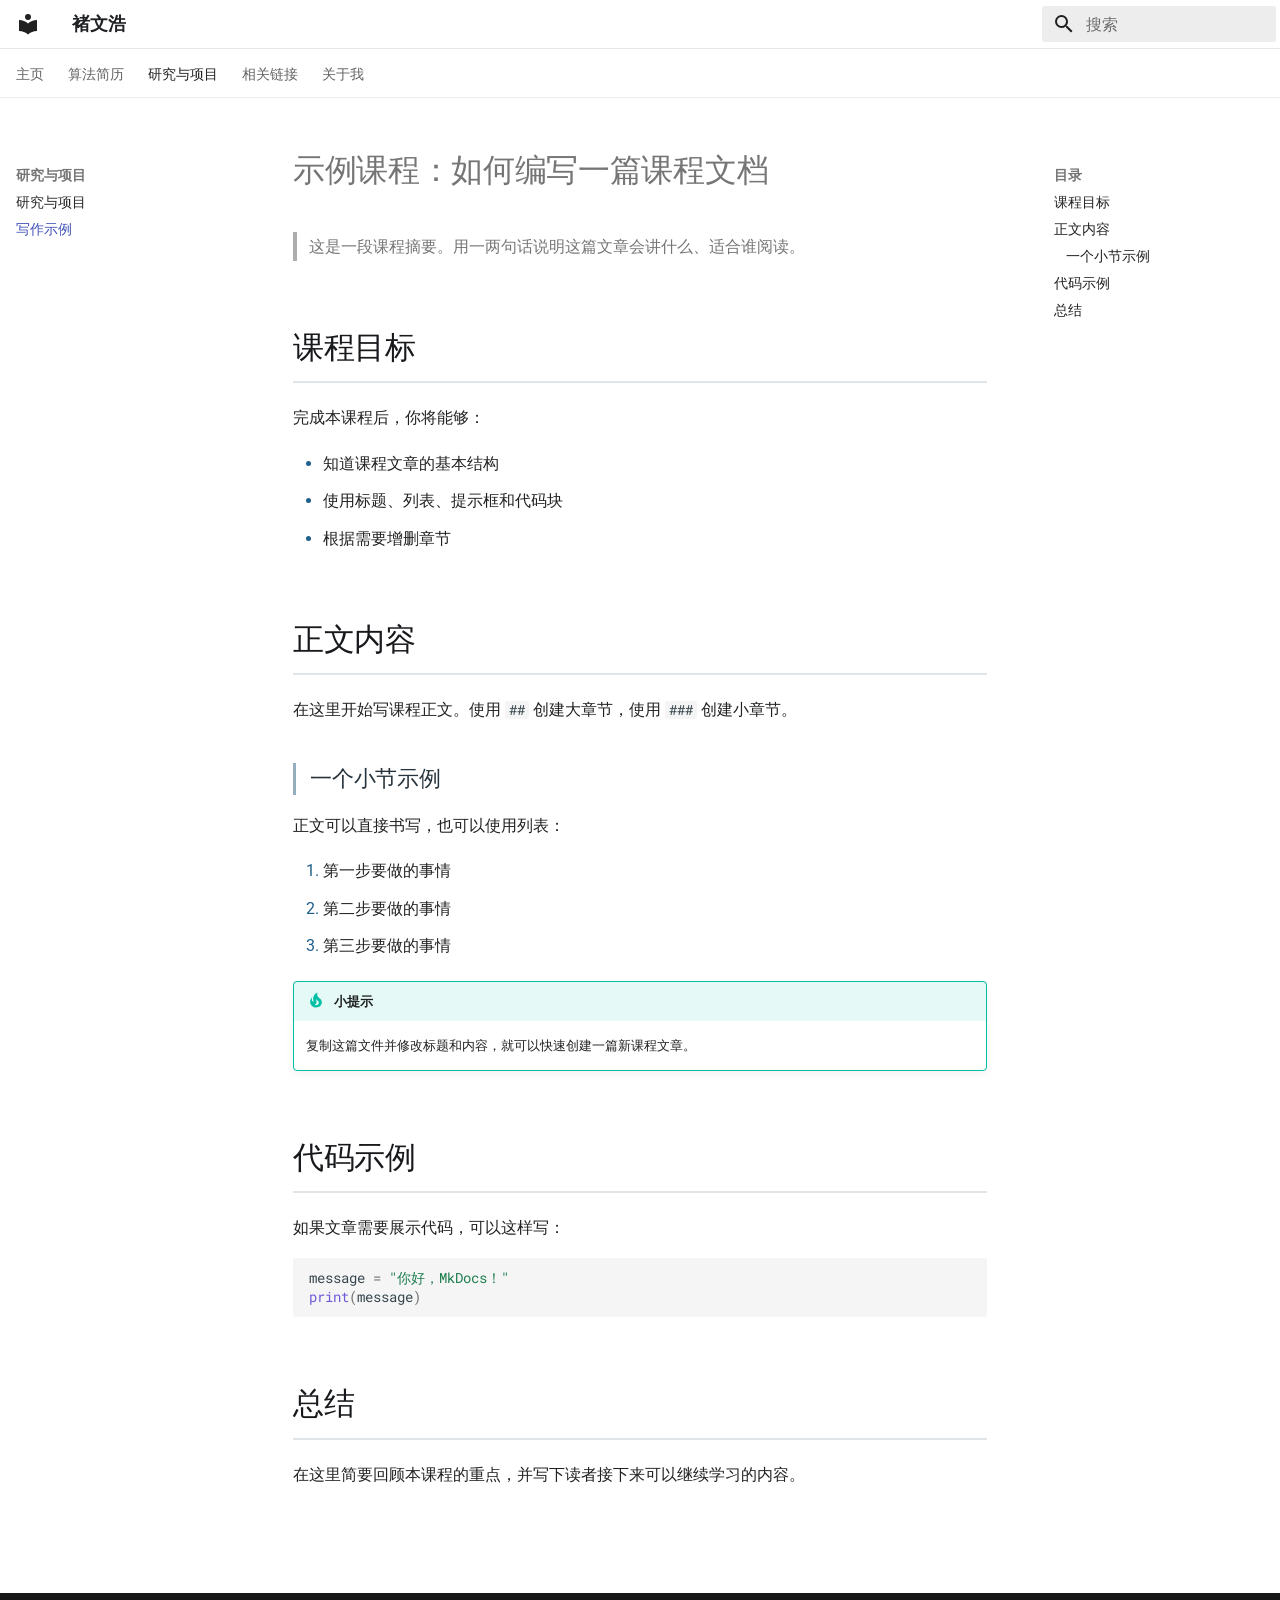
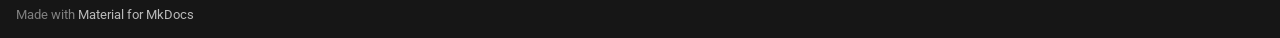
<file: course/example/index.html>
<!doctype html>
<html lang="zh" class="no-js">
  <head>
    
      <meta charset="utf-8">
      <meta name="viewport" content="width=device-width,initial-scale=1">
      
        <meta name="description" content="褚文浩的个人学术主页，研究方向包括多模态模型、视觉语言模型与计算机视觉。">
      
      
      
        <link rel="canonical" href="https://haogebob.github.io/course/example/">
      
      
        <link rel="prev" href="../">
      
      
        <link rel="next" href="../../friends/">
      
      
        
      
      
      <link rel="icon" href="../../assets/images/favicon.png">
      <meta name="generator" content="mkdocs-1.6.1, mkdocs-material-9.7.7">
    
    
      
        <title>写作示例 - 褚文浩</title>
      
    
    
      <link rel="stylesheet" href="../../assets/stylesheets/main.ec1eaa64.min.css">
      
        
        <link rel="stylesheet" href="../../assets/stylesheets/palette.ab4e12ef.min.css">
      
      


    
    
      
    
    
      
        
        
        <link rel="preconnect" href="https://fonts.gstatic.com" crossorigin>
        <link rel="stylesheet" href="https://fonts.googleapis.com/css?family=Roboto:300,300i,400,400i,700,700i%7CRoboto+Mono:400,400i,700,700i&display=fallback">
        <style>:root{--md-text-font:"Roboto";--md-code-font:"Roboto Mono"}</style>
      
    
    
      <link rel="stylesheet" href="../../stylesheets/extra.css">
    
    <script>__md_scope=new URL("../..",location),__md_hash=e=>[...e].reduce(((e,_)=>(e<<5)-e+_.charCodeAt(0)),0),__md_get=(e,_=localStorage,t=__md_scope)=>JSON.parse(_.getItem(t.pathname+"."+e)),__md_set=(e,_,t=localStorage,a=__md_scope)=>{try{t.setItem(a.pathname+"."+e,JSON.stringify(_))}catch(e){}}</script>
    
      

    
    
  </head>
  
  
    
    
    
    
    
    <body dir="ltr" data-md-color-scheme="default" data-md-color-primary="white" data-md-color-accent="grey">
  
    
    <input class="md-toggle" data-md-toggle="drawer" type="checkbox" id="__drawer" autocomplete="off">
    <input class="md-toggle" data-md-toggle="search" type="checkbox" id="__search" autocomplete="off">
    <label class="md-overlay" for="__drawer"></label>
    <div data-md-component="skip">
      
        
        <a href="#_1" class="md-skip">
          跳转至
        </a>
      
    </div>
    <div data-md-component="announce">
      
    </div>
    
    
      

<header class="md-header" data-md-component="header">
  <nav class="md-header__inner md-grid" aria-label="页眉">
    <a href="../.." title="褚文浩" class="md-header__button md-logo" aria-label="褚文浩" data-md-component="logo">
      
  
  <svg xmlns="http://www.w3.org/2000/svg" viewBox="0 0 24 24"><path d="M12 8a3 3 0 0 0 3-3 3 3 0 0 0-3-3 3 3 0 0 0-3 3 3 3 0 0 0 3 3m0 3.54C9.64 9.35 6.5 8 3 8v11c3.5 0 6.64 1.35 9 3.54 2.36-2.19 5.5-3.54 9-3.54V8c-3.5 0-6.64 1.35-9 3.54"/></svg>

    </a>
    <label class="md-header__button md-icon" for="__drawer">
      
      <svg xmlns="http://www.w3.org/2000/svg" viewBox="0 0 24 24"><path d="M3 6h18v2H3zm0 5h18v2H3zm0 5h18v2H3z"/></svg>
    </label>
    <div class="md-header__title" data-md-component="header-title">
      <div class="md-header__ellipsis">
        <div class="md-header__topic">
          <span class="md-ellipsis">
            褚文浩
          </span>
        </div>
        <div class="md-header__topic" data-md-component="header-topic">
          <span class="md-ellipsis">
            
              写作示例
            
          </span>
        </div>
      </div>
    </div>
    
      
    
    
    
    
      
      
        <label class="md-header__button md-icon" for="__search">
          
          <svg xmlns="http://www.w3.org/2000/svg" viewBox="0 0 24 24"><path d="M9.5 3A6.5 6.5 0 0 1 16 9.5c0 1.61-.59 3.09-1.56 4.23l.27.27h.79l5 5-1.5 1.5-5-5v-.79l-.27-.27A6.52 6.52 0 0 1 9.5 16 6.5 6.5 0 0 1 3 9.5 6.5 6.5 0 0 1 9.5 3m0 2C7 5 5 7 5 9.5S7 14 9.5 14 14 12 14 9.5 12 5 9.5 5"/></svg>
        </label>
        <div class="md-search" data-md-component="search" role="dialog">
  <label class="md-search__overlay" for="__search"></label>
  <div class="md-search__inner" role="search">
    <form class="md-search__form" name="search">
      <input type="text" class="md-search__input" name="query" aria-label="搜索" placeholder="搜索" autocapitalize="off" autocorrect="off" autocomplete="off" spellcheck="false" data-md-component="search-query" required>
      <label class="md-search__icon md-icon" for="__search">
        
        <svg xmlns="http://www.w3.org/2000/svg" viewBox="0 0 24 24"><path d="M9.5 3A6.5 6.5 0 0 1 16 9.5c0 1.61-.59 3.09-1.56 4.23l.27.27h.79l5 5-1.5 1.5-5-5v-.79l-.27-.27A6.52 6.52 0 0 1 9.5 16 6.5 6.5 0 0 1 3 9.5 6.5 6.5 0 0 1 9.5 3m0 2C7 5 5 7 5 9.5S7 14 9.5 14 14 12 14 9.5 12 5 9.5 5"/></svg>
        
        <svg xmlns="http://www.w3.org/2000/svg" viewBox="0 0 24 24"><path d="M20 11v2H8l5.5 5.5-1.42 1.42L4.16 12l7.92-7.92L13.5 5.5 8 11z"/></svg>
      </label>
      <nav class="md-search__options" aria-label="查找">
        
        <button type="reset" class="md-search__icon md-icon" title="清空当前内容" aria-label="清空当前内容" tabindex="-1">
          
          <svg xmlns="http://www.w3.org/2000/svg" viewBox="0 0 24 24"><path d="M19 6.41 17.59 5 12 10.59 6.41 5 5 6.41 10.59 12 5 17.59 6.41 19 12 13.41 17.59 19 19 17.59 13.41 12z"/></svg>
        </button>
      </nav>
      
    </form>
    <div class="md-search__output">
      <div class="md-search__scrollwrap" tabindex="0" data-md-scrollfix>
        <div class="md-search-result" data-md-component="search-result">
          <div class="md-search-result__meta">
            正在初始化搜索引擎
          </div>
          <ol class="md-search-result__list" role="presentation"></ol>
        </div>
      </div>
    </div>
  </div>
</div>
      
    
    
  </nav>
  
</header>
    
    <div class="md-container" data-md-component="container">
      
      
        
          
            
<nav class="md-tabs" aria-label="标签" data-md-component="tabs">
  <div class="md-grid">
    <ul class="md-tabs__list">
      
        
  
  
  
  
    <li class="md-tabs__item">
      <a href="../.." class="md-tabs__link">
        
  
  
    
  
  主页

      </a>
    </li>
  

      
        
  
  
  
  
    <li class="md-tabs__item">
      <a href="../../resume/" class="md-tabs__link">
        
  
  
    
  
  算法简历

      </a>
    </li>
  

      
        
  
  
  
    
  
  
    
    
      <li class="md-tabs__item md-tabs__item--active">
        <a href="../" class="md-tabs__link">
          
  
  
  研究与项目

        </a>
      </li>
    
  

      
        
  
  
  
  
    <li class="md-tabs__item">
      <a href="../../friends/" class="md-tabs__link">
        
  
  
    
  
  相关链接

      </a>
    </li>
  

      
        
  
  
  
  
    <li class="md-tabs__item">
      <a href="../../about/" class="md-tabs__link">
        
  
  
    
  
  关于我

      </a>
    </li>
  

      
    </ul>
  </div>
</nav>
          
        
      
      <main class="md-main" data-md-component="main">
        <div class="md-main__inner md-grid">
          
            
              
              <div class="md-sidebar md-sidebar--primary" data-md-component="sidebar" data-md-type="navigation" >
                <div class="md-sidebar__scrollwrap">
                  <div class="md-sidebar__inner">
                    


  


<nav class="md-nav md-nav--primary md-nav--lifted" aria-label="导航栏" data-md-level="0">
  <label class="md-nav__title" for="__drawer">
    <a href="../.." title="褚文浩" class="md-nav__button md-logo" aria-label="褚文浩" data-md-component="logo">
      
  
  <svg xmlns="http://www.w3.org/2000/svg" viewBox="0 0 24 24"><path d="M12 8a3 3 0 0 0 3-3 3 3 0 0 0-3-3 3 3 0 0 0-3 3 3 3 0 0 0 3 3m0 3.54C9.64 9.35 6.5 8 3 8v11c3.5 0 6.64 1.35 9 3.54 2.36-2.19 5.5-3.54 9-3.54V8c-3.5 0-6.64 1.35-9 3.54"/></svg>

    </a>
    褚文浩
  </label>
  
  <ul class="md-nav__list" data-md-scrollfix>
    
      
      
  
  
  
  
    <li class="md-nav__item">
      <a href="../.." class="md-nav__link">
        
  
  
  <span class="md-ellipsis">
    
  
    主页
  

    
  </span>
  
  

      </a>
    </li>
  

    
      
      
  
  
  
  
    <li class="md-nav__item">
      <a href="../../resume/" class="md-nav__link">
        
  
  
  <span class="md-ellipsis">
    
  
    算法简历
  

    
  </span>
  
  

      </a>
    </li>
  

    
      
      
  
  
    
  
  
  
    
    
    
    
      
        
        
      
      
    
    
    <li class="md-nav__item md-nav__item--active md-nav__item--section md-nav__item--nested">
      
        
        
        <input class="md-nav__toggle md-toggle " type="checkbox" id="__nav_3" checked>
        
          
          <label class="md-nav__link" for="__nav_3" id="__nav_3_label" tabindex="">
            
  
  
  <span class="md-ellipsis">
    
  
    研究与项目
  

    
  </span>
  
  

            <span class="md-nav__icon md-icon"></span>
          </label>
        
        <nav class="md-nav" data-md-level="1" aria-labelledby="__nav_3_label" aria-expanded="true">
          <label class="md-nav__title" for="__nav_3">
            <span class="md-nav__icon md-icon"></span>
            
  
    研究与项目
  

          </label>
          <ul class="md-nav__list" data-md-scrollfix>
            
              
                
  
  
  
  
    <li class="md-nav__item">
      <a href="../" class="md-nav__link">
        
  
  
  <span class="md-ellipsis">
    
  
    研究与项目
  

    
  </span>
  
  

      </a>
    </li>
  

              
            
              
                
  
  
    
  
  
  
    <li class="md-nav__item md-nav__item--active">
      
      <input class="md-nav__toggle md-toggle" type="checkbox" id="__toc">
      
      
        
      
      
        <label class="md-nav__link md-nav__link--active" for="__toc">
          
  
  
  <span class="md-ellipsis">
    
  
    写作示例
  

    
  </span>
  
  

          <span class="md-nav__icon md-icon"></span>
        </label>
      
      <a href="./" class="md-nav__link md-nav__link--active">
        
  
  
  <span class="md-ellipsis">
    
  
    写作示例
  

    
  </span>
  
  

      </a>
      
        

<nav class="md-nav md-nav--secondary" aria-label="目录">
  
  
  
    
  
  
    <label class="md-nav__title" for="__toc">
      <span class="md-nav__icon md-icon"></span>
      目录
    </label>
    <ul class="md-nav__list" data-md-component="toc" data-md-scrollfix>
      
        <li class="md-nav__item">
  <a href="#_2" class="md-nav__link">
    <span class="md-ellipsis">
      
        课程目标
      
    </span>
  </a>
  
</li>
      
        <li class="md-nav__item">
  <a href="#_3" class="md-nav__link">
    <span class="md-ellipsis">
      
        正文内容
      
    </span>
  </a>
  
    <nav class="md-nav" aria-label="正文内容">
      <ul class="md-nav__list">
        
          <li class="md-nav__item">
  <a href="#_4" class="md-nav__link">
    <span class="md-ellipsis">
      
        一个小节示例
      
    </span>
  </a>
  
</li>
        
      </ul>
    </nav>
  
</li>
      
        <li class="md-nav__item">
  <a href="#_5" class="md-nav__link">
    <span class="md-ellipsis">
      
        代码示例
      
    </span>
  </a>
  
</li>
      
        <li class="md-nav__item">
  <a href="#_6" class="md-nav__link">
    <span class="md-ellipsis">
      
        总结
      
    </span>
  </a>
  
</li>
      
    </ul>
  
</nav>
      
    </li>
  

              
            
          </ul>
        </nav>
      
    </li>
  

    
      
      
  
  
  
  
    <li class="md-nav__item">
      <a href="../../friends/" class="md-nav__link">
        
  
  
  <span class="md-ellipsis">
    
  
    相关链接
  

    
  </span>
  
  

      </a>
    </li>
  

    
      
      
  
  
  
  
    <li class="md-nav__item">
      <a href="../../about/" class="md-nav__link">
        
  
  
  <span class="md-ellipsis">
    
  
    关于我
  

    
  </span>
  
  

      </a>
    </li>
  

    
  </ul>
</nav>
                  </div>
                </div>
              </div>
            
            
              
              <div class="md-sidebar md-sidebar--secondary" data-md-component="sidebar" data-md-type="toc" >
                <div class="md-sidebar__scrollwrap">
                  <div class="md-sidebar__inner">
                    

<nav class="md-nav md-nav--secondary" aria-label="目录">
  
  
  
    
  
  
    <label class="md-nav__title" for="__toc">
      <span class="md-nav__icon md-icon"></span>
      目录
    </label>
    <ul class="md-nav__list" data-md-component="toc" data-md-scrollfix>
      
        <li class="md-nav__item">
  <a href="#_2" class="md-nav__link">
    <span class="md-ellipsis">
      
        课程目标
      
    </span>
  </a>
  
</li>
      
        <li class="md-nav__item">
  <a href="#_3" class="md-nav__link">
    <span class="md-ellipsis">
      
        正文内容
      
    </span>
  </a>
  
    <nav class="md-nav" aria-label="正文内容">
      <ul class="md-nav__list">
        
          <li class="md-nav__item">
  <a href="#_4" class="md-nav__link">
    <span class="md-ellipsis">
      
        一个小节示例
      
    </span>
  </a>
  
</li>
        
      </ul>
    </nav>
  
</li>
      
        <li class="md-nav__item">
  <a href="#_5" class="md-nav__link">
    <span class="md-ellipsis">
      
        代码示例
      
    </span>
  </a>
  
</li>
      
        <li class="md-nav__item">
  <a href="#_6" class="md-nav__link">
    <span class="md-ellipsis">
      
        总结
      
    </span>
  </a>
  
</li>
      
    </ul>
  
</nav>
                  </div>
                </div>
              </div>
            
          
          
            <div class="md-content" data-md-component="content">
              
              <article class="md-content__inner md-typeset">
                
                  



<h1 id="_1">示例课程：如何编写一篇课程文档</h1>
<blockquote>
<p>这是一段课程摘要。用一两句话说明这篇文章会讲什么、适合谁阅读。</p>
</blockquote>
<h2 id="_2">课程目标</h2>
<p>完成本课程后，你将能够：</p>
<ul>
<li>知道课程文章的基本结构</li>
<li>使用标题、列表、提示框和代码块</li>
<li>根据需要增删章节</li>
</ul>
<h2 id="_3">正文内容</h2>
<p>在这里开始写课程正文。使用 <code>##</code> 创建大章节，使用 <code>###</code> 创建小章节。</p>
<h3 id="_4">一个小节示例</h3>
<p>正文可以直接书写，也可以使用列表：</p>
<ol>
<li>第一步要做的事情</li>
<li>第二步要做的事情</li>
<li>第三步要做的事情</li>
</ol>
<div class="admonition tip">
<p class="admonition-title">小提示</p>
<p>复制这篇文件并修改标题和内容，就可以快速创建一篇新课程文章。</p>
</div>
<h2 id="_5">代码示例</h2>
<p>如果文章需要展示代码，可以这样写：</p>
<div class="highlight"><pre><span></span><code><a id="__codelineno-0-1" name="__codelineno-0-1" href="#__codelineno-0-1"></a><span class="n">message</span> <span class="o">=</span> <span class="s2">"你好，MkDocs！"</span>
<a id="__codelineno-0-2" name="__codelineno-0-2" href="#__codelineno-0-2"></a><span class="nb">print</span><span class="p">(</span><span class="n">message</span><span class="p">)</span>
</code></pre></div>
<h2 id="_6">总结</h2>
<p>在这里简要回顾本课程的重点，并写下读者接下来可以继续学习的内容。</p>












                
              </article>
            </div>
          
          
<script>var target=document.getElementById(location.hash.slice(1));target&&target.name&&(target.checked=target.name.startsWith("__tabbed_"))</script>
        </div>
        
          <button type="button" class="md-top md-icon" data-md-component="top" hidden>
  
  <svg xmlns="http://www.w3.org/2000/svg" viewBox="0 0 24 24"><path d="M13 20h-2V8l-5.5 5.5-1.42-1.42L12 4.16l7.92 7.92-1.42 1.42L13 8z"/></svg>
  回到页面顶部
</button>
        
      </main>
      
        <footer class="md-footer">
  
  <div class="md-footer-meta md-typeset">
    <div class="md-footer-meta__inner md-grid">
      <div class="md-copyright">
  
  
    Made with
    <a href="https://squidfunk.github.io/mkdocs-material/" target="_blank" rel="noopener">
      Material for MkDocs
    </a>
  
</div>
      
    </div>
  </div>
</footer>
      
    </div>
    <div class="md-dialog" data-md-component="dialog">
      <div class="md-dialog__inner md-typeset"></div>
    </div>
    
    
    
      
      
      <script id="__config" type="application/json">{"annotate": null, "base": "../..", "features": ["navigation.tabs", "navigation.top", "toc.follow"], "search": "../../assets/javascripts/workers/search.2c215733.min.js", "tags": null, "translations": {"clipboard.copied": "\u5df2\u590d\u5236", "clipboard.copy": "\u590d\u5236", "search.result.more.one": "\u5728\u8be5\u9875\u4e0a\u8fd8\u6709 1 \u4e2a\u7b26\u5408\u6761\u4ef6\u7684\u7ed3\u679c", "search.result.more.other": "\u5728\u8be5\u9875\u4e0a\u8fd8\u6709 # \u4e2a\u7b26\u5408\u6761\u4ef6\u7684\u7ed3\u679c", "search.result.none": "\u6ca1\u6709\u627e\u5230\u7b26\u5408\u6761\u4ef6\u7684\u7ed3\u679c", "search.result.one": "\u627e\u5230 1 \u4e2a\u7b26\u5408\u6761\u4ef6\u7684\u7ed3\u679c", "search.result.other": "# \u4e2a\u7b26\u5408\u6761\u4ef6\u7684\u7ed3\u679c", "search.result.placeholder": "\u952e\u5165\u4ee5\u5f00\u59cb\u641c\u7d22", "search.result.term.missing": "\u7f3a\u5c11", "select.version": "\u9009\u62e9\u5f53\u524d\u7248\u672c"}, "version": null}</script>
    
    
      <script src="../../assets/javascripts/bundle.d7400e89.min.js"></script>
      
    
  </body>
</html>
</file>
<file: stylesheets/extra.css>
:root {
  --md-default-bg-color: #f7f9fa;
  --md-default-fg-color: #202124;
  --md-primary-fg-color: #ffffff;
  --md-primary-bg-color: #202124;
  --profile-accent: #1f5f8b;
  --profile-accent-dark: #174764;
  --profile-border: #e5e7eb;
  --profile-muted: #62676f;
  --profile-warm: #9a5a24;
  --profile-green: #397064;
}

html {
  scroll-behavior: smooth;
}

body {
  letter-spacing: 0;
}

.md-grid {
  max-width: 1400px;
}

.md-header {
  border-bottom: 1px solid var(--profile-border);
  box-shadow: none;
}

.md-header__title,
.md-tabs__link {
  color: #202124;
}

.md-tabs {
  background: #ffffff;
  border-bottom: 1px solid var(--profile-border);
}

.md-tabs__link--active,
.md-tabs__link:hover {
  color: var(--profile-accent);
}

.md-main__inner {
  margin-top: 2.2rem;
}

.md-content__inner {
  padding: 0 1.35rem 4rem;
}

.md-main:has(.profile-header) .md-main__inner {
  align-items: flex-start;
}

.md-main:has(.profile-header) .md-sidebar--secondary {
  order: -1;
}

.md-main:has(.profile-header) .md-sidebar--secondary .md-sidebar__scrollwrap {
  border-right: 1px solid #dfe5e8;
  margin-right: 0.8rem;
  padding-right: 1.2rem;
}

.md-main:has(.profile-header) .md-nav--secondary > .md-nav__title {
  background: transparent;
  box-shadow: none;
  color: #202b33;
  font-size: 0.76rem;
  font-weight: 700;
  letter-spacing: 0;
  padding-left: 0.6rem;
}

.md-main:has(.profile-header) .md-nav--secondary .md-nav__link {
  border-left: 2px solid transparent;
  color: #66717a;
  font-size: 0.72rem;
  margin: 0.25rem 0;
  padding: 0.28rem 0.55rem;
  transition: background-color 150ms ease, border-color 150ms ease, color 150ms ease, transform 150ms ease;
}

.md-main:has(.profile-header) .md-nav--secondary .md-nav__link:hover,
.md-main:has(.profile-header) .md-nav--secondary .md-nav__link--active {
  background: #eaf1f4;
  border-left-color: var(--profile-accent);
  color: var(--profile-accent-dark);
  transform: translateX(2px);
}

.md-content__inner:has(.profile-header) {
  counter-reset: profile-section;
}

.md-content__inner > h2 {
  align-items: center;
  border-bottom: 2px solid #dfe5e8;
  color: #17191c;
  display: flex;
  font-family: Georgia, "Noto Serif SC", "Songti SC", serif;
  font-size: 1.55rem;
  gap: 0.75rem;
  margin-top: 3.25rem;
  padding-bottom: 0.6rem;
}

.md-content__inner:has(.profile-header) > h2 {
  counter-increment: profile-section;
}

.md-content__inner:has(.profile-header) > h2::before {
  color: var(--profile-accent);
  content: counter(profile-section, decimal-leading-zero);
  font-family: Inter, "Helvetica Neue", Arial, sans-serif;
  font-size: 0.76rem;
  font-weight: 800;
  letter-spacing: 0;
}

.md-content__inner > h3 {
  border-left: 3px solid #95aebc;
  color: #26333c;
  font-size: 1.08rem;
  margin-bottom: 0.25rem;
  margin-top: 1.9rem;
  padding-left: 0.7rem;
}

.md-content p,
.md-content li {
  line-height: 1.84;
}

.md-content li::marker {
  color: var(--profile-accent);
}

.md-content strong {
  color: #1d536f;
}

.profile-header {
  align-items: center;
  background: #edf3f5;
  border: 1px solid #d8e3e8;
  border-left: 6px solid var(--profile-accent);
  border-radius: 6px;
  box-shadow: 0 12px 32px rgb(32 54 66 / 9%);
  display: grid;
  gap: 2.6rem;
  grid-template-columns: 188px minmax(0, 1fr);
  margin: 0.2rem 0 3.2rem;
  min-height: 250px;
  overflow: visible;
  padding: 2rem 2.5rem;
  position: relative;
}

.profile-avatar {
  aspect-ratio: 1;
  border: 5px solid #ffffff;
  border-radius: 50%;
  box-shadow: 0 8px 24px rgb(20 33 43 / 18%);
  display: block;
  object-fit: cover;
  transition: box-shadow 180ms ease, transform 180ms ease;
  width: 188px;
}

.profile-avatar:hover {
  box-shadow: 0 13px 30px rgb(20 33 43 / 24%);
  transform: translateY(-3px) scale(1.015);
}

.profile-intro h1 {
  color: #142631;
  font-family: Georgia, "Noto Serif SC", "Songti SC", serif;
  font-size: 3rem;
  font-weight: 600;
  letter-spacing: 0;
  line-height: 1.12;
  margin: 0 0 0.75rem;
}

.profile-role {
  color: #263d49;
  font-size: 1.16rem;
  font-weight: 650;
  margin: 0 0 0.3rem;
}

.profile-meta {
  color: var(--profile-muted);
  font-size: 0.94rem;
  margin: 0 0 0.75rem;
}

.profile-focus {
  display: flex;
  flex-wrap: wrap;
  gap: 0.4rem;
  margin-bottom: 1.1rem;
}

.profile-focus span {
  background: #ffffff;
  border: 1px solid #d7e1e5;
  border-radius: 3px;
  color: #4c626e;
  font-size: 0.68rem;
  font-weight: 600;
  padding: 0.2rem 0.52rem;
}

.profile-links {
  align-items: center;
  display: flex;
  flex-wrap: wrap;
  gap: 0.55rem;
  min-height: 42px;
}

.profile-links p {
  display: contents;
}

.profile-link {
  align-items: center;
  background: #ffffff;
  border: 1px solid #d7e1e5;
  border-radius: 50%;
  color: #50565c !important;
  display: inline-flex;
  font-size: 0;
  height: 38px;
  justify-content: center;
  position: relative;
  text-decoration: none;
  transition: background-color 160ms ease, border-color 160ms ease, color 160ms ease, box-shadow 160ms ease, transform 160ms ease;
  width: 38px;
}

.profile-link::before {
  background-color: currentcolor;
  content: "";
  display: block;
  height: 20px;
  mask-position: center;
  mask-repeat: no-repeat;
  mask-size: contain;
  width: 20px;
}

.email-link::before {
  mask-image: url("data:image/svg+xml,%3Csvg xmlns='http://www.w3.org/2000/svg' viewBox='0 0 24 24'%3E%3Cpath d='M20 8l-8 5-8-5V6l8 5 8-5m0-2H4c-1.11 0-2 .89-2 2v12c0 1.1.9 2 2 2h16c1.1 0 2-.9 2-2V6c0-1.11-.9-2-2-2z'/%3E%3C/svg%3E");
}

.github-link::before {
  mask-image: url("data:image/svg+xml,%3Csvg xmlns='http://www.w3.org/2000/svg' viewBox='0 0 24 24'%3E%3Cpath d='M12 .7C5.7.7.6 5.8.6 12.1c0 5 3.3 9.3 7.8 10.8.6.1.8-.2.8-.5v-2.2c-3.2.7-3.9-1.4-3.9-1.4-.5-1.3-1.3-1.7-1.3-1.7-1-.7.1-.7.1-.7 1.2.1 1.8 1.2 1.8 1.2 1 1.8 2.7 1.3 3.4 1 .1-.8.4-1.3.8-1.6-2.6-.3-5.3-1.3-5.3-5.7 0-1.3.5-2.3 1.2-3.1-.1-.3-.5-1.5.1-3.1 0 0 1-.3 3.1 1.2.9-.3 1.9-.4 2.9-.4s2 .1 2.9.4c2.2-1.5 3.1-1.2 3.1-1.2.6 1.6.2 2.8.1 3.1.8.8 1.2 1.8 1.2 3.1 0 4.4-2.7 5.4-5.3 5.7.4.4.8 1.1.8 2.2v3.3c0 .3.2.7.8.5 4.5-1.5 7.8-5.8 7.8-10.8C23.4 5.8 18.3.7 12 .7z'/%3E%3C/svg%3E");
}

.kaggle-link::before {
  mask-image: url("data:image/svg+xml,%3Csvg xmlns='http://www.w3.org/2000/svg' viewBox='0 0 24 24'%3E%3Cpath d='M18.8 22.3c-.1.5-.4.8-1 .8h-2.1c-.3 0-.6-.1-.8-.4l-5.2-6.6-1.5 1.5v4.5c0 .7-.3 1-1 1H5.6c-.7 0-1-.3-1-1V1.9c0-.7.3-1 1-1h1.6c.7 0 1 .3 1 1v11.8l6.1-6.2c.3-.3.6-.4.9-.4h2.2c.4 0 .7.2.9.5.1.4 0 .7-.3 1l-5.9 5.8 6.5 6.9c.2.3.3.6.2 1z'/%3E%3C/svg%3E");
}

.openreview-link::before {
  mask-image: url("data:image/svg+xml,%3Csvg xmlns='http://www.w3.org/2000/svg' viewBox='0 0 24 24'%3E%3Cpath d='M6 2h9l5 5v15H6c-1.1 0-2-.9-2-2V4c0-1.1.9-2 2-2m8 1.5V8h4.5M8 13h8v-2H8m0 6h8v-2H8z'/%3E%3C/svg%3E");
}

.profile-link::after {
  background: #24272b;
  border-radius: 3px;
  bottom: -34px;
  color: #ffffff;
  content: attr(data-label);
  font-size: 0.68rem;
  font-weight: 500;
  left: 50%;
  opacity: 0;
  padding: 0.25rem 0.45rem;
  pointer-events: none;
  position: absolute;
  transform: translate(-50%, -3px);
  transition: opacity 140ms ease, transform 140ms ease;
  white-space: nowrap;
  z-index: 2;
}

.profile-link:hover,
.profile-link:focus-visible {
  background: #ffffff;
  border-color: var(--profile-accent);
  box-shadow: 0 5px 13px rgb(31 95 139 / 16%);
  color: var(--profile-accent) !important;
  transform: translateY(-3px);
}

.email-link:hover,
.email-link:focus-visible {
  border-color: var(--profile-warm);
  color: var(--profile-warm) !important;
}

.github-link:hover,
.github-link:focus-visible {
  border-color: #24292f;
  color: #24292f !important;
}

.kaggle-link:hover,
.kaggle-link:focus-visible {
  border-color: #1686a7;
  color: #1686a7 !important;
}

.openreview-link:hover,
.openreview-link:focus-visible {
  border-color: #a14c52;
  color: #a14c52 !important;
}

.profile-link:hover::after,
.profile-link:focus-visible::after {
  opacity: 1;
  transform: translate(-50%, 0);
}

.timeline {
  display: grid;
  gap: 0;
  margin: 1.3rem 0 1.5rem;
}

.timeline-item {
  border-left: 2px solid #b8cbd4;
  display: grid;
  gap: 1.6rem;
  grid-template-columns: 135px minmax(0, 1fr);
  padding: 0 0 1.35rem 1.5rem;
  position: relative;
}

.timeline-item::before {
  background: var(--profile-accent);
  border: 3px solid #f7f9fa;
  border-radius: 50%;
  content: "";
  height: 12px;
  left: -7px;
  position: absolute;
  top: 0.18rem;
  width: 12px;
}

.timeline-date,
.entry-meta,
.last-updated {
  color: var(--profile-muted);
}

.entry-meta {
  background: #eef2f3;
  border-radius: 3px;
  display: inline-block;
  font-size: 0.88rem;
  margin-bottom: 0.35rem;
  padding: 0.15rem 0.45rem;
}

.md-typeset table:not([class]) {
  background: #ffffff;
  border: 1px solid #dce4e8;
  box-shadow: 0 7px 18px rgb(32 54 66 / 6%);
  display: table;
  width: 100%;
}

.md-typeset table:not([class]) th {
  background: #e9f0f2;
  color: #243943;
}

.md-typeset table:not([class]) tr:hover td {
  background: #f2f6f7;
}

.md-content__inner > #skills + p code {
  background: #edf3f1;
  border: 1px solid #d5e3df;
  border-radius: 3px;
  color: var(--profile-green);
  display: inline-block;
  font-weight: 600;
  margin: 0.14rem 0;
  padding: 0.15rem 0.38rem;
}

.last-updated {
  border-top: 1px solid var(--profile-border);
  font-size: 0.78rem;
  margin-top: 3rem;
  padding-top: 1rem;
}

@media screen and (max-width: 44.984375em) {
  .md-main__inner {
    margin-top: 0.8rem;
  }

  .profile-header {
    gap: 1rem;
    grid-template-columns: 104px minmax(0, 1fr);
    margin-bottom: 2rem;
    min-height: 150px;
    padding: 1.2rem;
  }

  .profile-avatar {
    border-width: 3px;
    width: 104px;
  }

  .profile-intro h1 {
    font-size: 2rem;
  }

  .profile-role {
    font-size: 0.9rem;
  }

  .profile-meta {
    font-size: 0.82rem;
    margin-bottom: 0.6rem;
  }

  .profile-focus {
    display: none;
  }

  .profile-links {
    gap: 0.4rem;
  }

  .profile-link {
    height: 34px;
    width: 34px;
  }

  .profile-link::before {
    height: 18px;
    width: 18px;
  }

  .timeline-item {
    gap: 0.2rem;
    grid-template-columns: 1fr;
    padding-left: 1.1rem;
  }
}

@media screen and (min-width: 45em) and (max-width: 76.234375em) {
  .profile-header {
    grid-template-columns: 150px minmax(0, 1fr);
    padding: 1.8rem;
  }

  .profile-avatar {
    width: 150px;
  }
}
</file>
<file: assets/stylesheets/main.ec1eaa64.min.css>
@charset "UTF-8";html{-webkit-text-size-adjust:none;-moz-text-size-adjust:none;text-size-adjust:none;box-sizing:border-box}*,:after,:before{box-sizing:inherit}@media (prefers-reduced-motion){*,:after,:before{transition:none!important}}body{margin:0}a,button,input,label{-webkit-tap-highlight-color:transparent}a{color:inherit;text-decoration:none}hr{border:0;box-sizing:initial;display:block;height:.05rem;overflow:visible;padding:0}small{font-size:80%}sub,sup{line-height:1em}img{border-style:none}table{border-collapse:initial;border-spacing:0}td,th{font-weight:400;vertical-align:top}button{background:#0000;border:0;font-family:inherit;font-size:inherit;margin:0;padding:0}input{border:0;outline:none}:root{--md-primary-fg-color:#4051b5;--md-primary-fg-color--light:#5d6cc0;--md-primary-fg-color--dark:#303fa1;--md-primary-bg-color:#fff;--md-primary-bg-color--light:#ffffffb3;--md-accent-fg-color:#526cfe;--md-accent-fg-color--transparent:#526cfe1a;--md-accent-bg-color:#fff;--md-accent-bg-color--light:#ffffffb3}[data-md-color-scheme=default]{color-scheme:light}[data-md-color-scheme=default] img[src$="#gh-dark-mode-only"],[data-md-color-scheme=default] img[src$="#only-dark"]{display:none}:root,[data-md-color-scheme=default]{--md-hue:225deg;--md-default-fg-color:#000000de;--md-default-fg-color--light:#0000008a;--md-default-fg-color--lighter:#00000052;--md-default-fg-color--lightest:#00000012;--md-default-bg-color:#fff;--md-default-bg-color--light:#ffffffb3;--md-default-bg-color--lighter:#ffffff4d;--md-default-bg-color--lightest:#ffffff1f;--md-code-fg-color:#36464e;--md-code-bg-color:#f5f5f5;--md-code-bg-color--light:#f5f5f5b3;--md-code-bg-color--lighter:#f5f5f54d;--md-code-hl-color:#4287ff;--md-code-hl-color--light:#4287ff1a;--md-code-hl-number-color:#d52a2a;--md-code-hl-special-color:#db1457;--md-code-hl-function-color:#a846b9;--md-code-hl-constant-color:#6e59d9;--md-code-hl-keyword-color:#3f6ec6;--md-code-hl-string-color:#1c7d4d;--md-code-hl-name-color:var(--md-code-fg-color);--md-code-hl-operator-color:var(--md-default-fg-color--light);--md-code-hl-punctuation-color:var(--md-default-fg-color--light);--md-code-hl-comment-color:var(--md-default-fg-color--light);--md-code-hl-generic-color:var(--md-default-fg-color--light);--md-code-hl-variable-color:var(--md-default-fg-color--light);--md-typeset-color:var(--md-default-fg-color);--md-typeset-a-color:var(--md-primary-fg-color);--md-typeset-del-color:#f5503d26;--md-typeset-ins-color:#0bd57026;--md-typeset-kbd-color:#fafafa;--md-typeset-kbd-accent-color:#fff;--md-typeset-kbd-border-color:#b8b8b8;--md-typeset-mark-color:#ffff0080;--md-typeset-table-color:#0000001f;--md-typeset-table-color--light:rgba(0,0,0,.035);--md-admonition-fg-color:var(--md-default-fg-color);--md-admonition-bg-color:var(--md-default-bg-color);--md-warning-fg-color:#000000de;--md-warning-bg-color:#ff9;--md-footer-fg-color:#fff;--md-footer-fg-color--light:#ffffffb3;--md-footer-fg-color--lighter:#ffffff73;--md-footer-bg-color:#000000de;--md-footer-bg-color--dark:#00000052;--md-shadow-z1:0 0.2rem 0.5rem #0000000d,0 0 0.05rem #0000001a;--md-shadow-z2:0 0.2rem 0.5rem #0000001a,0 0 0.05rem #00000040;--md-shadow-z3:0 0.2rem 0.5rem #0003,0 0 0.05rem #00000059}.md-icon svg{fill:currentcolor;display:block;height:1.2rem;width:1.2rem}body{-webkit-font-smoothing:antialiased;-moz-osx-font-smoothing:grayscale;--md-text-font-family:var(--md-text-font,_),-apple-system,BlinkMacSystemFont,Helvetica,Arial,sans-serif;--md-code-font-family:var(--md-code-font,_),SFMono-Regular,Consolas,Menlo,monospace}aside,body,input{font-feature-settings:"kern","liga";color:var(--md-typeset-color);font-family:var(--md-text-font-family)}code,kbd,pre{font-feature-settings:"kern";font-family:var(--md-code-font-family)}:root{--md-typeset-table-sort-icon:url('data:image/svg+xml;charset=utf-8,<svg xmlns="http://www.w3.org/2000/svg" viewBox="0 0 24 24"><path d="m18 21-4-4h3V7h-3l4-4 4 4h-3v10h3M2 19v-2h10v2M2 13v-2h7v2M2 7V5h4v2z"/></svg>');--md-typeset-table-sort-icon--asc:url('data:image/svg+xml;charset=utf-8,<svg xmlns="http://www.w3.org/2000/svg" viewBox="0 0 24 24"><path d="M19 17h3l-4 4-4-4h3V3h2M2 17h10v2H2M6 5v2H2V5m0 6h7v2H2z"/></svg>');--md-typeset-table-sort-icon--desc:url('data:image/svg+xml;charset=utf-8,<svg xmlns="http://www.w3.org/2000/svg" viewBox="0 0 24 24"><path d="M19 7h3l-4-4-4 4h3v14h2M2 17h10v2H2M6 5v2H2V5m0 6h7v2H2z"/></svg>')}.md-typeset{-webkit-print-color-adjust:exact;color-adjust:exact;font-size:.8rem;line-height:1.6;overflow-wrap:break-word}@media print{.md-typeset{font-size:.68rem}}.md-typeset blockquote,.md-typeset dl,.md-typeset figure,.md-typeset ol,.md-typeset pre,.md-typeset ul{margin-bottom:1em;margin-top:1em}.md-typeset h1{color:var(--md-default-fg-color--light);font-size:2em;line-height:1.3;margin:0 0 1.25em}.md-typeset h1,.md-typeset h2{font-weight:300;letter-spacing:-.01em}.md-typeset h2{font-size:1.5625em;line-height:1.4;margin:1.6em 0 .64em}.md-typeset h3{font-size:1.25em;font-weight:400;letter-spacing:-.01em;line-height:1.5;margin:1.6em 0 .8em}.md-typeset h2+h3{margin-top:.8em}.md-typeset h4{font-weight:700;letter-spacing:-.01em;margin:1em 0}.md-typeset h5,.md-typeset h6{color:var(--md-default-fg-color--light);font-size:.8em;font-weight:700;letter-spacing:-.01em;margin:1.25em 0}.md-typeset h5{text-transform:uppercase}.md-typeset h5 code{text-transform:none}.md-typeset hr{border-bottom:.05rem solid var(--md-default-fg-color--lightest);display:flow-root;margin:1.5em 0}.md-typeset a{color:var(--md-typeset-a-color);word-break:break-word}.md-typeset a,.md-typeset a:before{transition:color 125ms}.md-typeset a:focus,.md-typeset a:hover{color:var(--md-accent-fg-color)}.md-typeset a:focus code,.md-typeset a:hover code{background-color:var(--md-accent-fg-color--transparent);color:var(--md-accent-fg-color)}.md-typeset a code{color:var(--md-typeset-a-color)}.md-typeset a.focus-visible{outline-color:var(--md-accent-fg-color);outline-offset:.2rem}.md-typeset code,.md-typeset kbd,.md-typeset pre{color:var(--md-code-fg-color);direction:ltr;font-variant-ligatures:none;transition:background-color 125ms}@media print{.md-typeset code,.md-typeset kbd,.md-typeset pre{white-space:pre-wrap}}.md-typeset code{background-color:var(--md-code-bg-color);border-radius:.1rem;-webkit-box-decoration-break:clone;box-decoration-break:clone;font-size:.85em;padding:0 .2941176471em;transition:color 125ms,background-color 125ms;word-break:break-word}.md-typeset code:not(.focus-visible){-webkit-tap-highlight-color:transparent;outline:none}.md-typeset pre{display:flow-root;line-height:1.4;position:relative}.md-typeset pre>code{-webkit-box-decoration-break:slice;box-decoration-break:slice;box-shadow:none;display:block;margin:0;outline-color:var(--md-accent-fg-color);overflow:auto;padding:.7720588235em 1.1764705882em;scrollbar-color:var(--md-default-fg-color--lighter) #0000;scrollbar-width:thin;touch-action:auto;word-break:normal}.md-typeset pre>code:hover{scrollbar-color:var(--md-accent-fg-color) #0000}.md-typeset pre>code::-webkit-scrollbar{height:.2rem;width:.2rem}.md-typeset pre>code::-webkit-scrollbar-thumb{background-color:var(--md-default-fg-color--lighter)}.md-typeset pre>code::-webkit-scrollbar-thumb:hover{background-color:var(--md-accent-fg-color)}.md-typeset kbd{background-color:var(--md-typeset-kbd-color);border-radius:.1rem;box-shadow:0 .1rem 0 .05rem var(--md-typeset-kbd-border-color),0 .1rem 0 var(--md-typeset-kbd-border-color),0 -.1rem .2rem var(--md-typeset-kbd-accent-color) inset;color:var(--md-default-fg-color);display:inline-block;font-size:.75em;padding:0 .6666666667em;vertical-align:text-top;word-break:break-word}.md-typeset mark{background-color:var(--md-typeset-mark-color);-webkit-box-decoration-break:clone;box-decoration-break:clone;color:inherit;word-break:break-word}.md-typeset abbr{cursor:help;text-decoration:none}.md-typeset [data-preview],.md-typeset abbr{border-bottom:.05rem dotted var(--md-default-fg-color--light)}.md-typeset small{opacity:.75}[dir=ltr] .md-typeset sub,[dir=ltr] .md-typeset sup{margin-left:.078125em}[dir=rtl] .md-typeset sub,[dir=rtl] .md-typeset sup{margin-right:.078125em}[dir=ltr] .md-typeset blockquote{padding-left:.6rem}[dir=rtl] .md-typeset blockquote{padding-right:.6rem}[dir=ltr] .md-typeset blockquote{border-left:.2rem solid var(--md-default-fg-color--lighter)}[dir=rtl] .md-typeset blockquote{border-right:.2rem solid var(--md-default-fg-color--lighter)}.md-typeset blockquote{color:var(--md-default-fg-color--light);margin-left:0;margin-right:0}.md-typeset ul{list-style-type:disc}.md-typeset ul[type]{list-style-type:revert-layer}[dir=ltr] .md-typeset ol,[dir=ltr] .md-typeset ul{margin-left:.625em}[dir=rtl] .md-typeset ol,[dir=rtl] .md-typeset ul{margin-right:.625em}.md-typeset ol,.md-typeset ul{padding:0}.md-typeset ol:not([hidden]),.md-typeset ul:not([hidden]){display:flow-root}.md-typeset ol ol,.md-typeset ul ol{list-style-type:lower-alpha}.md-typeset ol ol ol,.md-typeset ul ol ol{list-style-type:lower-roman}.md-typeset ol ol ol ol,.md-typeset ul ol ol ol{list-style-type:upper-alpha}.md-typeset ol ol ol ol ol,.md-typeset ul ol ol ol ol{list-style-type:upper-roman}.md-typeset ol[type],.md-typeset ul[type]{list-style-type:revert-layer}[dir=ltr] .md-typeset ol li,[dir=ltr] .md-typeset ul li{margin-left:1.25em}[dir=rtl] .md-typeset ol li,[dir=rtl] .md-typeset ul li{margin-right:1.25em}.md-typeset ol li,.md-typeset ul li{margin-bottom:.5em}.md-typeset ol li blockquote,.md-typeset ol li p,.md-typeset ul li blockquote,.md-typeset ul li p{margin:.5em 0}.md-typeset ol li:last-child,.md-typeset ul li:last-child{margin-bottom:0}[dir=ltr] .md-typeset ol li ol,[dir=ltr] .md-typeset ol li ul,[dir=ltr] .md-typeset ul li ol,[dir=ltr] .md-typeset ul li ul{margin-left:.625em}[dir=rtl] .md-typeset ol li ol,[dir=rtl] .md-typeset ol li ul,[dir=rtl] .md-typeset ul li ol,[dir=rtl] .md-typeset ul li ul{margin-right:.625em}.md-typeset ol li ol,.md-typeset ol li ul,.md-typeset ul li ol,.md-typeset ul li ul{margin-bottom:.5em;margin-top:.5em}[dir=ltr] .md-typeset dd{margin-left:1.875em}[dir=rtl] .md-typeset dd{margin-right:1.875em}.md-typeset dd{margin-bottom:1.5em;margin-top:1em}.md-typeset img,.md-typeset svg,.md-typeset video{height:auto;max-width:100%}.md-typeset img[align=left]{margin:1em 1em 1em 0}.md-typeset img[align=right]{margin:1em 0 1em 1em}.md-typeset img[align]:only-child{margin-top:0}.md-typeset figure{display:flow-root;margin:1em auto;max-width:100%;text-align:center;width:fit-content}.md-typeset figure img{display:block;margin:0 auto}.md-typeset figcaption{font-style:italic;margin:1em auto;max-width:24rem}.md-typeset iframe{max-width:100%}.md-typeset table:not([class]){background-color:var(--md-default-bg-color);border:.05rem solid var(--md-typeset-table-color);border-radius:.1rem;display:inline-block;font-size:.64rem;max-width:100%;overflow:auto;touch-action:auto}@media print{.md-typeset table:not([class]){display:table}}.md-typeset table:not([class])+*{margin-top:1.5em}.md-typeset table:not([class]) td>:first-child,.md-typeset table:not([class]) th>:first-child{margin-top:0}.md-typeset table:not([class]) td>:last-child,.md-typeset table:not([class]) th>:last-child{margin-bottom:0}.md-typeset table:not([class]) td:not([align]),.md-typeset table:not([class]) th:not([align]){text-align:left}[dir=rtl] .md-typeset table:not([class]) td:not([align]),[dir=rtl] .md-typeset table:not([class]) th:not([align]){text-align:right}.md-typeset table:not([class]) th{font-weight:700;min-width:5rem;padding:.9375em 1.25em;vertical-align:top}.md-typeset table:not([class]) td{border-top:.05rem solid var(--md-typeset-table-color);padding:.9375em 1.25em;vertical-align:top}.md-typeset table:not([class]) tbody tr{transition:background-color 125ms}.md-typeset table:not([class]) tbody tr:hover{background-color:var(--md-typeset-table-color--light);box-shadow:0 .05rem 0 var(--md-default-bg-color) inset}.md-typeset table:not([class]) a{word-break:normal}.md-typeset table th[role=columnheader]{cursor:pointer}[dir=ltr] .md-typeset table th[role=columnheader]:after{margin-left:.5em}[dir=rtl] .md-typeset table th[role=columnheader]:after{margin-right:.5em}.md-typeset table th[role=columnheader]:after{content:"";display:inline-block;height:1.2em;-webkit-mask-image:var(--md-typeset-table-sort-icon);mask-image:var(--md-typeset-table-sort-icon);-webkit-mask-repeat:no-repeat;mask-repeat:no-repeat;-webkit-mask-size:contain;mask-size:contain;transition:background-color 125ms;vertical-align:text-bottom;width:1.2em}.md-typeset table th[role=columnheader]:hover:after{background-color:var(--md-default-fg-color--lighter)}.md-typeset table th[role=columnheader][aria-sort=ascending]:after{background-color:var(--md-default-fg-color--light);-webkit-mask-image:var(--md-typeset-table-sort-icon--asc);mask-image:var(--md-typeset-table-sort-icon--asc)}.md-typeset table th[role=columnheader][aria-sort=descending]:after{background-color:var(--md-default-fg-color--light);-webkit-mask-image:var(--md-typeset-table-sort-icon--desc);mask-image:var(--md-typeset-table-sort-icon--desc)}.md-typeset__scrollwrap{margin:1em -.8rem;overflow-x:auto;touch-action:auto}.md-typeset__table{display:inline-block;margin-bottom:.5em;padding:0 .8rem}@media print{.md-typeset__table{display:block}}html .md-typeset__table table{display:table;margin:0;overflow:hidden;width:100%}@media screen and (max-width:44.984375em){.md-content__inner>pre{margin:1em -.8rem}.md-content__inner>pre code{border-radius:0}}.md-typeset .md-author{border-radius:100%;display:block;flex-shrink:0;height:1.6rem;overflow:hidden;position:relative;transition:color 125ms,transform 125ms;width:1.6rem}.md-typeset .md-author img{display:block}.md-typeset .md-author--more{background:var(--md-default-fg-color--lightest);color:var(--md-default-fg-color--lighter);font-size:.6rem;font-weight:700;line-height:1.6rem;text-align:center}.md-typeset .md-author--long{height:2.4rem;width:2.4rem}.md-typeset a.md-author{transform:scale(1)}.md-typeset a.md-author img{border-radius:100%;filter:grayscale(100%) opacity(75%);transition:filter 125ms}.md-typeset a.md-author:focus,.md-typeset a.md-author:hover{transform:scale(1.1);z-index:1}.md-typeset a.md-author:focus img,.md-typeset a.md-author:hover img{filter:grayscale(0)}.md-banner{background-color:var(--md-footer-bg-color);color:var(--md-footer-fg-color);overflow:auto}@media print{.md-banner{display:none}}.md-banner--warning{background-color:var(--md-warning-bg-color);color:var(--md-warning-fg-color)}.md-banner__inner{font-size:.7rem;margin:.6rem auto;padding:0 .8rem}[dir=ltr] .md-banner__button{float:right}[dir=rtl] .md-banner__button{float:left}.md-banner__button{color:inherit;cursor:pointer;transition:opacity .25s}.no-js .md-banner__button{display:none}.md-banner__button:hover{opacity:.7}html{font-size:125%;height:100%;overflow-x:hidden}@media screen and (min-width:100em){html{font-size:137.5%}}@media screen and (min-width:125em){html{font-size:150%}}body{background-color:var(--md-default-bg-color);display:flex;flex-direction:column;font-size:.5rem;min-height:100%;position:relative;width:100%}@media print{body{display:block}}@media screen and (max-width:59.984375em){body[data-md-scrolllock]{position:fixed}}.md-grid{margin-left:auto;margin-right:auto;max-width:61rem}.md-container{display:flex;flex-direction:column;flex-grow:1}@media print{.md-container{display:block}}.md-main{flex-grow:1}.md-main__inner{display:flex;height:100%;margin-top:1.5rem}.md-ellipsis{overflow:hidden;text-overflow:ellipsis}.md-toggle{display:none}.md-option{height:0;opacity:0;position:absolute;width:0}.md-option:checked+label:not([hidden]){display:block}.md-option.focus-visible+label{outline-color:var(--md-accent-fg-color);outline-style:auto}.md-skip{background-color:var(--md-default-fg-color);border-radius:.1rem;color:var(--md-default-bg-color);font-size:.64rem;margin:.5rem;opacity:0;outline-color:var(--md-accent-fg-color);padding:.3rem .5rem;position:fixed;transform:translateY(.4rem);z-index:-1}.md-skip:focus{opacity:1;transform:translateY(0);transition:transform .25s cubic-bezier(.4,0,.2,1),opacity 175ms 75ms;z-index:10}@page{margin:25mm}:root{--md-clipboard-icon:url('data:image/svg+xml;charset=utf-8,<svg xmlns="http://www.w3.org/2000/svg" viewBox="0 0 24 24"><path d="M19 21H8V7h11m0-2H8a2 2 0 0 0-2 2v14a2 2 0 0 0 2 2h11a2 2 0 0 0 2-2V7a2 2 0 0 0-2-2m-3-4H4a2 2 0 0 0-2 2v14h2V3h12z"/></svg>')}.md-clipboard{border-radius:.1rem;color:var(--md-default-fg-color--lightest);cursor:pointer;height:1.5em;outline-color:var(--md-accent-fg-color);outline-offset:.1rem;transition:color .25s;width:1.5em;z-index:1}@media print{.md-clipboard{display:none}}.md-clipboard:not(.focus-visible){-webkit-tap-highlight-color:transparent;outline:none}:hover>.md-clipboard{color:var(--md-default-fg-color--light)}.md-clipboard:focus,.md-clipboard:hover{color:var(--md-accent-fg-color)}.md-clipboard:after{background-color:currentcolor;content:"";display:block;height:1.125em;margin:0 auto;-webkit-mask-image:var(--md-clipboard-icon);mask-image:var(--md-clipboard-icon);-webkit-mask-position:center;mask-position:center;-webkit-mask-repeat:no-repeat;mask-repeat:no-repeat;-webkit-mask-size:contain;mask-size:contain;width:1.125em}.md-clipboard--inline{cursor:pointer}.md-clipboard--inline code{transition:color .25s,background-color .25s}.md-clipboard--inline:focus code,.md-clipboard--inline:hover code{background-color:var(--md-accent-fg-color--transparent);color:var(--md-accent-fg-color)}:root{--md-code-select-icon:url('data:image/svg+xml;charset=utf-8,<svg xmlns="http://www.w3.org/2000/svg" viewBox="0 0 24 24"><path d="M19 19h-4v2h4c1.1 0 2-.9 2-2v-4h-2m0-12h-4v2h4v4h2V5c0-1.1-.9-2-2-2M5 5h4V3H5c-1.1 0-2 .9-2 2v4h2m0 6H3v4c0 1.1.9 2 2 2h4v-2H5zm2-4h2v2H7zm4 0h2v2h-2zm4 0h2v2h-2zM7 7h2v2H7zm4 0h2v2h-2zm4 0h2v2h-2zm-8 8h2v2H7zm4 0h2v2h-2zm4 0h2v2h-2z"/></svg>');--md-code-copy-icon:url('data:image/svg+xml;charset=utf-8,<svg xmlns="http://www.w3.org/2000/svg" viewBox="0 0 24 24"><path d="M19 21H8V7h11m0-2H8a2 2 0 0 0-2 2v14a2 2 0 0 0 2 2h11a2 2 0 0 0 2-2V7a2 2 0 0 0-2-2m-3-4H4a2 2 0 0 0-2 2v14h2V3h12z"/></svg>')}.md-typeset .md-code__content{display:grid}.md-code__nav{background-color:var(--md-code-bg-color--lighter);border-radius:.1rem;display:flex;gap:.2rem;padding:.2rem;position:absolute;right:.25em;top:.25em;transition:background-color .25s;z-index:1}:hover>.md-code__nav{background-color:var(--md-code-bg-color--light)}.md-code__button{color:var(--md-default-fg-color--lightest);cursor:pointer;display:block;height:1.5em;outline-color:var(--md-accent-fg-color);outline-offset:.1rem;transition:color .25s;width:1.5em}:hover>*>.md-code__button{color:var(--md-default-fg-color--light)}.md-code__button.focus-visible,.md-code__button:hover{color:var(--md-accent-fg-color)}.md-code__button--active{color:var(--md-default-fg-color)!important}.md-code__button:after{background-color:currentcolor;content:"";display:block;height:1.125em;margin:0 auto;-webkit-mask-position:center;mask-position:center;-webkit-mask-repeat:no-repeat;mask-repeat:no-repeat;-webkit-mask-size:contain;mask-size:contain;width:1.125em}.md-code__button[data-md-type=select]:after{-webkit-mask-image:var(--md-code-select-icon);mask-image:var(--md-code-select-icon)}.md-code__button[data-md-type=copy]:after{-webkit-mask-image:var(--md-code-copy-icon);mask-image:var(--md-code-copy-icon)}@keyframes consent{0%{opacity:0;transform:translateY(100%)}to{opacity:1;transform:translateY(0)}}@keyframes overlay{0%{opacity:0}to{opacity:1}}.md-consent__overlay{animation:overlay .25s both;-webkit-backdrop-filter:blur(.1rem);backdrop-filter:blur(.1rem);background-color:#0000008a;height:100%;opacity:1;position:fixed;top:0;width:100%;z-index:5}.md-consent__inner{animation:consent .5s cubic-bezier(.1,.7,.1,1) both;background-color:var(--md-default-bg-color);border:0;border-radius:.1rem;bottom:0;box-shadow:0 0 .2rem #0000001a,0 .2rem .4rem #0003;max-height:100%;overflow:auto;padding:0;position:fixed;width:100%;z-index:5}.md-consent__form{padding:.8rem}.md-consent__settings{display:none;margin:1em 0}input:checked+.md-consent__settings{display:block}.md-consent__controls{margin-bottom:.8rem}.md-typeset .md-consent__controls .md-button{display:inline}@media screen and (max-width:44.984375em){.md-typeset .md-consent__controls .md-button{display:block;margin-top:.4rem;text-align:center;width:100%}}.md-consent label{cursor:pointer}.md-content{flex-grow:1;min-width:0}.md-content__inner{margin:0 .8rem 1.2rem;padding-top:.6rem}@media screen and (min-width:76.25em){[dir=ltr] .md-sidebar--primary:not([hidden])~.md-content>.md-content__inner{margin-left:1.2rem}[dir=ltr] .md-sidebar--secondary:not([hidden])~.md-content>.md-content__inner,[dir=rtl] .md-sidebar--primary:not([hidden])~.md-content>.md-content__inner{margin-right:1.2rem}[dir=rtl] .md-sidebar--secondary:not([hidden])~.md-content>.md-content__inner{margin-left:1.2rem}}.md-content__inner:before{content:"";display:block;height:.4rem}.md-content__inner>:last-child{margin-bottom:0}[dir=ltr] .md-content__button{float:right}[dir=rtl] .md-content__button{float:left}[dir=ltr] .md-content__button{margin-left:.4rem}[dir=rtl] .md-content__button{margin-right:.4rem}.md-content__button{margin:.4rem 0;padding:0}@media print{.md-content__button{display:none}}.md-typeset .md-content__button{color:var(--md-default-fg-color--lighter)}.md-content__button svg{display:inline;vertical-align:top}[dir=rtl] .md-content__button svg{transform:scaleX(-1)}[dir=ltr] .md-dialog{right:.8rem}[dir=rtl] .md-dialog{left:.8rem}.md-dialog{background-color:var(--md-default-fg-color);border-radius:.1rem;bottom:.8rem;box-shadow:var(--md-shadow-z3);min-width:11.1rem;opacity:0;padding:.4rem .6rem;pointer-events:none;position:fixed;transform:translateY(100%);transition:transform 0ms .4s,opacity .4s;z-index:4}@media print{.md-dialog{display:none}}.md-dialog--active{opacity:1;pointer-events:auto;transform:translateY(0);transition:transform .4s cubic-bezier(.075,.85,.175,1),opacity .4s}.md-dialog__inner{color:var(--md-default-bg-color);font-size:.7rem}.md-feedback{margin:2em 0 1em;text-align:center}.md-feedback fieldset{border:none;margin:0;padding:0}.md-feedback__title{font-weight:700;margin:1em auto}.md-feedback__inner{position:relative}.md-feedback__list{display:flex;flex-wrap:wrap;place-content:baseline center;position:relative}.md-feedback__list:hover .md-icon:not(:disabled){color:var(--md-default-fg-color--lighter)}:disabled .md-feedback__list{min-height:1.8rem}.md-feedback__icon{color:var(--md-default-fg-color--light);cursor:pointer;flex-shrink:0;margin:0 .1rem;transition:color 125ms}.md-feedback__icon:not(:disabled).md-icon:hover{color:var(--md-accent-fg-color)}.md-feedback__icon:disabled{color:var(--md-default-fg-color--lightest);pointer-events:none}.md-feedback__note{opacity:0;position:relative;transform:translateY(.4rem);transition:transform .4s cubic-bezier(.1,.7,.1,1),opacity .15s}.md-feedback__note>*{margin:0 auto;max-width:16rem}:disabled .md-feedback__note{opacity:1;transform:translateY(0)}@media print{.md-feedback{display:none}}.md-footer{background-color:var(--md-footer-bg-color);color:var(--md-footer-fg-color)}@media print{.md-footer{display:none}}.md-footer__inner{justify-content:space-between;overflow:auto;padding:.2rem}.md-footer__inner:not([hidden]){display:flex}.md-footer__link{align-items:end;display:flex;flex-grow:0.01;margin-bottom:.4rem;margin-top:1rem;max-width:100%;outline-color:var(--md-accent-fg-color);overflow:hidden;transition:opacity .25s}.md-footer__link:focus,.md-footer__link:hover{opacity:.7}[dir=rtl] .md-footer__link svg{transform:scaleX(-1)}@media screen and (max-width:44.984375em){.md-footer__link--prev{flex-shrink:0}.md-footer__link--prev .md-footer__title{display:none}}[dir=ltr] .md-footer__link--next{margin-left:auto}[dir=rtl] .md-footer__link--next{margin-right:auto}.md-footer__link--next{text-align:right}[dir=rtl] .md-footer__link--next{text-align:left}.md-footer__title{flex-grow:1;font-size:.9rem;margin-bottom:.7rem;max-width:calc(100% - 2.4rem);padding:0 1rem;white-space:nowrap}.md-footer__button{margin:.2rem;padding:.4rem}.md-footer__direction{font-size:.64rem;opacity:.7}.md-footer-meta{background-color:var(--md-footer-bg-color--dark)}.md-footer-meta__inner{display:flex;flex-wrap:wrap;justify-content:space-between;padding:.2rem}html .md-footer-meta.md-typeset a{color:var(--md-footer-fg-color--light)}html .md-footer-meta.md-typeset a:focus,html .md-footer-meta.md-typeset a:hover{color:var(--md-footer-fg-color)}.md-copyright{color:var(--md-footer-fg-color--lighter);font-size:.64rem;margin:auto .6rem;padding:.4rem 0;width:100%}@media screen and (min-width:45em){.md-copyright{width:auto}}.md-copyright__highlight{color:var(--md-footer-fg-color--light)}.md-social{display:inline-flex;gap:.2rem;margin:0 .4rem;padding:.2rem 0 .6rem}@media screen and (min-width:45em){.md-social{padding:.6rem 0}}.md-social__link{display:inline-block;height:1.6rem;text-align:center;width:1.6rem}.md-social__link:before{line-height:1.9}.md-social__link svg{fill:currentcolor;max-height:.8rem;vertical-align:-25%}.md-typeset .md-button{border:.1rem solid;border-radius:.1rem;color:var(--md-primary-fg-color);cursor:pointer;display:inline-block;font-weight:700;padding:.625em 2em;transition:color 125ms,background-color 125ms,border-color 125ms}.md-typeset .md-button--primary{background-color:var(--md-primary-fg-color);border-color:var(--md-primary-fg-color);color:var(--md-primary-bg-color)}.md-typeset .md-button:focus,.md-typeset .md-button:hover{background-color:var(--md-accent-fg-color);border-color:var(--md-accent-fg-color);color:var(--md-accent-bg-color)}[dir=ltr] .md-typeset .md-input{border-top-left-radius:.1rem}[dir=ltr] .md-typeset .md-input,[dir=rtl] .md-typeset .md-input{border-top-right-radius:.1rem}[dir=rtl] .md-typeset .md-input{border-top-left-radius:.1rem}.md-typeset .md-input{border-bottom:.1rem solid var(--md-default-fg-color--lighter);box-shadow:var(--md-shadow-z1);font-size:.8rem;height:1.8rem;padding:0 .6rem;transition:border .25s,box-shadow .25s}.md-typeset .md-input:focus,.md-typeset .md-input:hover{border-bottom-color:var(--md-accent-fg-color);box-shadow:var(--md-shadow-z2)}.md-typeset .md-input--stretch{width:100%}.md-header{background-color:var(--md-primary-fg-color);box-shadow:0 0 .2rem #0000,0 .2rem .4rem #0000;color:var(--md-primary-bg-color);display:block;left:0;position:sticky;right:0;top:0;z-index:4}@media print{.md-header{display:none}}.md-header[hidden]{transform:translateY(-100%);transition:transform .25s cubic-bezier(.8,0,.6,1),box-shadow .25s}.md-header--shadow{box-shadow:0 0 .2rem #0000001a,0 .2rem .4rem #0003;transition:transform .25s cubic-bezier(.1,.7,.1,1),box-shadow .25s}.md-header__inner{align-items:center;display:flex;padding:0 .2rem}.md-header__button{color:currentcolor;cursor:pointer;margin:.2rem;outline-color:var(--md-accent-fg-color);padding:.4rem;position:relative;transition:opacity .25s;vertical-align:middle;z-index:1}.md-header__button:hover{opacity:.7}.md-header__button:not([hidden]){display:inline-block}.md-header__button:not(.focus-visible){-webkit-tap-highlight-color:transparent;outline:none}.md-header__button.md-logo{margin:.2rem;padding:.4rem}@media screen and (max-width:76.234375em){.md-header__button.md-logo{display:none}}.md-header__button.md-logo img,.md-header__button.md-logo svg{fill:currentcolor;display:block;height:1.2rem;width:auto}@media screen and (min-width:60em){.md-header__button[for=__search]{display:none}}.no-js .md-header__button[for=__search]{display:none}[dir=rtl] .md-header__button[for=__search] svg{transform:scaleX(-1)}@media screen and (min-width:76.25em){.md-header__button[for=__drawer]{display:none}}.md-header__topic{display:flex;max-width:100%;position:absolute;transition:transform .4s cubic-bezier(.1,.7,.1,1),opacity .15s;white-space:nowrap}.md-header__topic+.md-header__topic{opacity:0;pointer-events:none;transform:translateX(1.25rem);transition:transform .4s cubic-bezier(1,.7,.1,.1),opacity .15s;z-index:-1}[dir=rtl] .md-header__topic+.md-header__topic{transform:translateX(-1.25rem)}.md-header__topic:first-child{font-weight:700}[dir=ltr] .md-header__title{margin-left:1rem;margin-right:.4rem}[dir=rtl] .md-header__title{margin-left:.4rem;margin-right:1rem}.md-header__title{flex-grow:1;font-size:.9rem;height:2.4rem;line-height:2.4rem}.md-header__title--active .md-header__topic{opacity:0;pointer-events:none;transform:translateX(-1.25rem);transition:transform .4s cubic-bezier(1,.7,.1,.1),opacity .15s;z-index:-1}[dir=rtl] .md-header__title--active .md-header__topic{transform:translateX(1.25rem)}.md-header__title--active .md-header__topic+.md-header__topic{opacity:1;pointer-events:auto;transform:translateX(0);transition:transform .4s cubic-bezier(.1,.7,.1,1),opacity .15s;z-index:0}.md-header__title>.md-header__ellipsis{height:100%;position:relative;width:100%}.md-header__option{display:flex;flex-shrink:0;max-width:100%;transition:max-width 0ms .25s,opacity .25s .25s;white-space:nowrap}[data-md-toggle=search]:checked~.md-header .md-header__option{max-width:0;opacity:0;transition:max-width 0ms,opacity 0ms}.md-header__option>input{bottom:0}.md-header__source{display:none}@media screen and (min-width:60em){[dir=ltr] .md-header__source{margin-left:1rem}[dir=rtl] .md-header__source{margin-right:1rem}.md-header__source{display:block;max-width:11.7rem;width:11.7rem}}@media screen and (min-width:76.25em){[dir=ltr] .md-header__source{margin-left:1.4rem}[dir=rtl] .md-header__source{margin-right:1.4rem}}.md-meta{color:var(--md-default-fg-color--light);font-size:.7rem;line-height:1.3}.md-meta__list{display:inline-flex;flex-wrap:wrap;list-style:none;margin:0;padding:0}.md-meta__item:not(:last-child):after{content:"·";margin-left:.2rem;margin-right:.2rem}.md-meta__link{color:var(--md-typeset-a-color)}.md-meta__link:focus,.md-meta__link:hover{color:var(--md-accent-fg-color)}.md-draft{background-color:#ff1744;border-radius:.125em;color:#fff;display:inline-block;font-weight:700;padding-left:.5714285714em;padding-right:.5714285714em}:root{--md-nav-icon--prev:url('data:image/svg+xml;charset=utf-8,<svg xmlns="http://www.w3.org/2000/svg" viewBox="0 0 24 24"><path d="M20 11v2H8l5.5 5.5-1.42 1.42L4.16 12l7.92-7.92L13.5 5.5 8 11z"/></svg>');--md-nav-icon--next:url('data:image/svg+xml;charset=utf-8,<svg xmlns="http://www.w3.org/2000/svg" viewBox="0 0 24 24"><path d="M8.59 16.58 13.17 12 8.59 7.41 10 6l6 6-6 6z"/></svg>');--md-toc-icon:url('data:image/svg+xml;charset=utf-8,<svg xmlns="http://www.w3.org/2000/svg" viewBox="0 0 24 24"><path d="M3 9h14V7H3zm0 4h14v-2H3zm0 4h14v-2H3zm16 0h2v-2h-2zm0-10v2h2V7zm0 6h2v-2h-2z"/></svg>')}.md-nav{font-size:.7rem;line-height:1.3}.md-nav__title{color:var(--md-default-fg-color--light);display:block;font-weight:700;overflow:hidden;padding:0 .6rem;text-overflow:ellipsis}.md-nav__title .md-nav__button{display:none}.md-nav__title .md-nav__button img{height:100%;width:auto}.md-nav__title .md-nav__button.md-logo img,.md-nav__title .md-nav__button.md-logo svg{fill:currentcolor;display:block;height:2.4rem;max-width:100%;object-fit:contain;width:auto}.md-nav__list{list-style:none;margin:0;padding:0}.md-nav__link{align-items:flex-start;display:flex;gap:.4rem;margin-top:.625em;scroll-snap-align:start;transition:color 125ms}.md-nav__link--passed,.md-nav__link--passed code{color:var(--md-default-fg-color--light)}.md-nav__item .md-nav__link--active,.md-nav__item .md-nav__link--active code{color:var(--md-typeset-a-color)}.md-nav__link .md-ellipsis{position:relative}.md-nav__link .md-ellipsis code{word-break:normal}[dir=ltr] .md-nav__link .md-icon:last-child{margin-left:auto}[dir=rtl] .md-nav__link .md-icon:last-child{margin-right:auto}.md-nav__link .md-typeset{font-size:.7rem;line-height:1.3}.md-nav__link svg{fill:currentcolor;flex-shrink:0;height:1.3em;position:relative}.md-nav__link[for]:focus,.md-nav__link[for]:hover,.md-nav__link[href]:focus,.md-nav__link[href]:hover{color:var(--md-accent-fg-color);cursor:pointer}.md-nav__link[for]:focus code,.md-nav__link[for]:hover code,.md-nav__link[href]:focus code,.md-nav__link[href]:hover code{background-color:var(--md-accent-fg-color--transparent);color:var(--md-accent-fg-color)}.md-nav__link.focus-visible{outline-color:var(--md-accent-fg-color);outline-offset:.2rem}.md-nav--primary .md-nav__link[for=__toc]{display:none}.md-nav--primary .md-nav__link[for=__toc] .md-icon:after{background-color:currentcolor;display:block;height:100%;-webkit-mask-image:var(--md-toc-icon);mask-image:var(--md-toc-icon);width:100%}.md-nav--primary .md-nav__link[for=__toc]~.md-nav{display:none}.md-nav__container>.md-nav__link{margin-top:0}.md-nav__container>.md-nav__link:first-child{flex-grow:1;min-width:0}.md-nav__icon{flex-shrink:0}.md-nav__source{display:none}@media screen and (max-width:76.234375em){.md-nav--primary,.md-nav--primary .md-nav{background-color:var(--md-default-bg-color);display:flex;flex-direction:column;height:100%;left:0;position:absolute;right:0;top:0;z-index:1}.md-nav--primary .md-nav__item,.md-nav--primary .md-nav__title{font-size:.8rem;line-height:1.5}.md-nav--primary .md-nav__title{background-color:var(--md-default-fg-color--lightest);color:var(--md-default-fg-color--light);cursor:pointer;height:5.6rem;line-height:2.4rem;padding:3rem .8rem .2rem;position:relative;white-space:nowrap}[dir=ltr] .md-nav--primary .md-nav__title .md-nav__icon{left:.4rem}[dir=rtl] .md-nav--primary .md-nav__title .md-nav__icon{right:.4rem}.md-nav--primary .md-nav__title .md-nav__icon{display:block;height:1.2rem;margin:.2rem;position:absolute;top:.4rem;width:1.2rem}.md-nav--primary .md-nav__title .md-nav__icon:after{background-color:currentcolor;content:"";display:block;height:100%;-webkit-mask-image:var(--md-nav-icon--prev);mask-image:var(--md-nav-icon--prev);-webkit-mask-position:center;mask-position:center;-webkit-mask-repeat:no-repeat;mask-repeat:no-repeat;-webkit-mask-size:contain;mask-size:contain;width:100%}.md-nav--primary .md-nav__title~.md-nav__list{background-color:var(--md-default-bg-color);box-shadow:0 .05rem 0 var(--md-default-fg-color--lightest) inset;overflow-y:auto;scroll-snap-type:y mandatory;touch-action:pan-y}.md-nav--primary .md-nav__title~.md-nav__list>:first-child{border-top:0}.md-nav--primary .md-nav__title[for=__drawer]{background-color:var(--md-primary-fg-color);color:var(--md-primary-bg-color);font-weight:700}.md-nav--primary .md-nav__title .md-logo{display:block;left:.2rem;margin:.2rem;padding:.4rem;position:absolute;right:.2rem;top:.2rem}.md-nav--primary .md-nav__list{flex:1}.md-nav--primary .md-nav__item{border-top:.05rem solid var(--md-default-fg-color--lightest)}.md-nav--primary .md-nav__item--active>.md-nav__link{color:var(--md-typeset-a-color)}.md-nav--primary .md-nav__item--active>.md-nav__link:focus,.md-nav--primary .md-nav__item--active>.md-nav__link:hover{color:var(--md-accent-fg-color)}.md-nav--primary .md-nav__link{margin-top:0;padding:.6rem .8rem}.md-nav--primary .md-nav__link svg{margin-top:.1em}.md-nav--primary .md-nav__link>.md-nav__link{padding:0}[dir=ltr] .md-nav--primary .md-nav__link .md-nav__icon{margin-right:-.2rem}[dir=rtl] .md-nav--primary .md-nav__link .md-nav__icon{margin-left:-.2rem}.md-nav--primary .md-nav__link .md-nav__icon{font-size:1.2rem;height:1.2rem;width:1.2rem}.md-nav--primary .md-nav__link .md-nav__icon:after{background-color:currentcolor;content:"";display:block;height:100%;-webkit-mask-image:var(--md-nav-icon--next);mask-image:var(--md-nav-icon--next);-webkit-mask-position:center;mask-position:center;-webkit-mask-repeat:no-repeat;mask-repeat:no-repeat;-webkit-mask-size:contain;mask-size:contain;width:100%}[dir=rtl] .md-nav--primary .md-nav__icon:after{transform:scale(-1)}.md-nav--primary .md-nav--secondary .md-nav{background-color:initial;position:static}[dir=ltr] .md-nav--primary .md-nav--secondary .md-nav .md-nav__link{padding-left:1.4rem}[dir=rtl] .md-nav--primary .md-nav--secondary .md-nav .md-nav__link{padding-right:1.4rem}[dir=ltr] .md-nav--primary .md-nav--secondary .md-nav .md-nav .md-nav__link{padding-left:2rem}[dir=rtl] .md-nav--primary .md-nav--secondary .md-nav .md-nav .md-nav__link{padding-right:2rem}[dir=ltr] .md-nav--primary .md-nav--secondary .md-nav .md-nav .md-nav .md-nav__link{padding-left:2.6rem}[dir=rtl] .md-nav--primary .md-nav--secondary .md-nav .md-nav .md-nav .md-nav__link{padding-right:2.6rem}[dir=ltr] .md-nav--primary .md-nav--secondary .md-nav .md-nav .md-nav .md-nav .md-nav__link{padding-left:3.2rem}[dir=rtl] .md-nav--primary .md-nav--secondary .md-nav .md-nav .md-nav .md-nav .md-nav__link{padding-right:3.2rem}.md-nav--secondary{background-color:initial}.md-nav__toggle~.md-nav{display:flex;opacity:0;transform:translateX(100%);transition:transform .25s cubic-bezier(.8,0,.6,1),opacity 125ms 50ms}[dir=rtl] .md-nav__toggle~.md-nav{transform:translateX(-100%)}.md-nav__toggle:checked~.md-nav{opacity:1;transform:translateX(0);transition:transform .25s cubic-bezier(.4,0,.2,1),opacity 125ms 125ms}.md-nav__toggle:checked~.md-nav>.md-nav__list{backface-visibility:hidden}}@media screen and (max-width:59.984375em){.md-nav--primary .md-nav__link[for=__toc]{display:flex}.md-nav--primary .md-nav__link[for=__toc] .md-icon:after{content:""}.md-nav--primary .md-nav__link[for=__toc]+.md-nav__link{display:none}.md-nav--primary .md-nav__link[for=__toc]~.md-nav{display:flex}.md-nav__source{background-color:var(--md-primary-fg-color--dark);color:var(--md-primary-bg-color);display:block;padding:0 .2rem}}@media screen and (min-width:60em) and (max-width:76.234375em){.md-nav--integrated .md-nav__link[for=__toc]{display:flex}.md-nav--integrated .md-nav__link[for=__toc] .md-icon:after{content:""}.md-nav--integrated .md-nav__link[for=__toc]+.md-nav__link{display:none}.md-nav--integrated .md-nav__link[for=__toc]~.md-nav{display:flex}}@media screen and (min-width:60em){.md-nav{margin-bottom:-.4rem}.md-nav--secondary .md-nav__title{background:var(--md-default-bg-color);box-shadow:0 0 .4rem .4rem var(--md-default-bg-color);position:sticky;top:0;z-index:1}.md-nav--secondary .md-nav__title[for=__toc]{scroll-snap-align:start}.md-nav--secondary .md-nav__title .md-nav__icon{display:none}[dir=ltr] .md-nav--secondary .md-nav__list{padding-left:.6rem}[dir=rtl] .md-nav--secondary .md-nav__list{padding-right:.6rem}.md-nav--secondary .md-nav__list{padding-bottom:.4rem}[dir=ltr] .md-nav--secondary .md-nav__item>.md-nav__link{margin-right:.4rem}[dir=rtl] .md-nav--secondary .md-nav__item>.md-nav__link{margin-left:.4rem}}@media screen and (min-width:76.25em){.md-nav{margin-bottom:-.4rem;transition:max-height .25s cubic-bezier(.86,0,.07,1)}.md-nav--primary .md-nav__title{background:var(--md-default-bg-color);box-shadow:0 0 .4rem .4rem var(--md-default-bg-color);position:sticky;top:0;z-index:1}.md-nav--primary .md-nav__title[for=__drawer]{scroll-snap-align:start}.md-nav--primary .md-nav__title .md-nav__icon{display:none}[dir=ltr] .md-nav--primary .md-nav__list{padding-left:.6rem}[dir=rtl] .md-nav--primary .md-nav__list{padding-right:.6rem}.md-nav--primary .md-nav__list{padding-bottom:.4rem}[dir=ltr] .md-nav--primary .md-nav__item>.md-nav__link{margin-right:.4rem}[dir=rtl] .md-nav--primary .md-nav__item>.md-nav__link{margin-left:.4rem}.md-nav__toggle~.md-nav{display:grid;grid-template-rows:minmax(.4rem,0fr);opacity:0;transition:grid-template-rows .25s cubic-bezier(.86,0,.07,1),opacity .25s,visibility 0ms .25s;visibility:collapse}.md-nav__toggle~.md-nav>.md-nav__list{overflow:hidden}.md-nav__toggle.md-toggle--indeterminate~.md-nav,.md-nav__toggle:checked~.md-nav{grid-template-rows:minmax(.4rem,1fr);opacity:1;transition:grid-template-rows .25s cubic-bezier(.86,0,.07,1),opacity .15s .1s,visibility 0ms;visibility:visible}.md-nav__toggle.md-toggle--indeterminate~.md-nav{transition:none}.md-nav__item--nested>.md-nav>.md-nav__title{display:none}.md-nav__item--section{display:block;margin:1.25em 0}.md-nav__item--section:last-child{margin-bottom:0}.md-nav__item--section>.md-nav__link{font-weight:700}.md-nav__item--section>.md-nav__link[for]{color:var(--md-default-fg-color--light)}.md-nav__item--section>.md-nav__link:not(.md-nav__container){pointer-events:none}.md-nav__item--section>.md-nav__link .md-icon,.md-nav__item--section>.md-nav__link>[for]{display:none}[dir=ltr] .md-nav__item--section>.md-nav{margin-left:-.6rem}[dir=rtl] .md-nav__item--section>.md-nav{margin-right:-.6rem}.md-nav__item--section>.md-nav{display:block;opacity:1;visibility:visible}.md-nav__item--section>.md-nav>.md-nav__list>.md-nav__item{padding:0}.md-nav__icon{border-radius:100%;height:.9rem;transition:background-color .25s;width:.9rem}.md-nav__icon:hover{background-color:var(--md-accent-fg-color--transparent)}.md-nav__icon:after{background-color:currentcolor;border-radius:100%;content:"";display:inline-block;height:100%;-webkit-mask-image:var(--md-nav-icon--next);mask-image:var(--md-nav-icon--next);-webkit-mask-position:center;mask-position:center;-webkit-mask-repeat:no-repeat;mask-repeat:no-repeat;-webkit-mask-size:contain;mask-size:contain;transition:transform .25s;vertical-align:-.1rem;width:100%}[dir=rtl] .md-nav__icon:after{transform:rotate(180deg)}.md-nav__item--nested .md-nav__toggle:checked~.md-nav__link .md-nav__icon:after,.md-nav__item--nested .md-toggle--indeterminate~.md-nav__link .md-nav__icon:after{transform:rotate(90deg)}.md-nav--lifted>.md-nav__list>.md-nav__item,.md-nav--lifted>.md-nav__title{display:none}.md-nav--lifted>.md-nav__list>.md-nav__item--active{display:block}.md-nav--lifted>.md-nav__list>.md-nav__item--active>.md-nav__link{background:var(--md-default-bg-color);box-shadow:0 0 .4rem .4rem var(--md-default-bg-color);margin-top:0;position:sticky;top:0;z-index:1}.md-nav--lifted>.md-nav__list>.md-nav__item--active>.md-nav__link:not(.md-nav__container){pointer-events:none}.md-nav--lifted>.md-nav__list>.md-nav__item--active.md-nav__item--section{margin:0}[dir=ltr] .md-nav--lifted>.md-nav__list>.md-nav__item>.md-nav:not(.md-nav--secondary){margin-left:-.6rem}[dir=rtl] .md-nav--lifted>.md-nav__list>.md-nav__item>.md-nav:not(.md-nav--secondary){margin-right:-.6rem}.md-nav--lifted>.md-nav__list>.md-nav__item>[for]{color:var(--md-default-fg-color--light)}.md-nav--lifted .md-nav[data-md-level="1"]{grid-template-rows:minmax(.4rem,1fr);opacity:1;visibility:visible}[dir=ltr] .md-nav--integrated>.md-nav__list>.md-nav__item--active .md-nav--secondary{border-left:.05rem solid var(--md-primary-fg-color)}[dir=rtl] .md-nav--integrated>.md-nav__list>.md-nav__item--active .md-nav--secondary{border-right:.05rem solid var(--md-primary-fg-color)}.md-nav--integrated>.md-nav__list>.md-nav__item--active .md-nav--secondary{display:block;margin-bottom:1.25em;opacity:1;visibility:visible}.md-nav--integrated>.md-nav__list>.md-nav__item--active .md-nav--secondary>.md-nav__list{overflow:visible;padding-bottom:0}.md-nav--integrated>.md-nav__list>.md-nav__item--active .md-nav--secondary>.md-nav__title{display:none}}.md-pagination{font-size:.8rem;font-weight:700;gap:.4rem}.md-pagination,.md-pagination>*{align-items:center;display:flex;justify-content:center}.md-pagination>*{border-radius:.2rem;height:1.8rem;min-width:1.8rem;text-align:center}.md-pagination__current{background-color:var(--md-default-fg-color--lightest);color:var(--md-default-fg-color--light)}.md-pagination__link{transition:color 125ms,background-color 125ms}.md-pagination__link:focus,.md-pagination__link:hover{background-color:var(--md-accent-fg-color--transparent);color:var(--md-accent-fg-color)}.md-pagination__link:focus svg,.md-pagination__link:hover svg{color:var(--md-accent-fg-color)}.md-pagination__link.focus-visible{outline-color:var(--md-accent-fg-color);outline-offset:.2rem}.md-pagination__link svg{fill:currentcolor;color:var(--md-default-fg-color--lighter);display:block;max-height:100%;width:1.2rem}:root{--md-path-icon:url('data:image/svg+xml;charset=utf-8,<svg xmlns="http://www.w3.org/2000/svg" viewBox="0 0 24 24"><path d="M8.59 16.58 13.17 12 8.59 7.41 10 6l6 6-6 6z"/></svg>')}.md-path{font-size:.7rem;margin:0 .8rem;overflow:auto;padding-top:1.2rem}.md-path:not([hidden]){display:block}@media screen and (min-width:76.25em){.md-path{margin:0 1.2rem}}.md-path__list{align-items:center;display:flex;gap:.2rem;list-style:none;margin:0;padding:0}.md-path__item:not(:first-child){display:inline-flex;gap:.2rem;white-space:nowrap}.md-path__item:not(:first-child):before{background-color:var(--md-default-fg-color--lighter);content:"";display:inline;height:.8rem;-webkit-mask-image:var(--md-path-icon);mask-image:var(--md-path-icon);width:.8rem}.md-path__link{align-items:center;color:var(--md-default-fg-color--light);display:flex}.md-path__link:focus,.md-path__link:hover{color:var(--md-accent-fg-color)}:root{--md-post-pin-icon:url('data:image/svg+xml;charset=utf-8,<svg xmlns="http://www.w3.org/2000/svg" viewBox="0 0 24 24"><path d="M16 12V4h1V2H7v2h1v8l-2 2v2h5.2v6h1.6v-6H18v-2z"/></svg>')}.md-post__back{border-bottom:.05rem solid var(--md-default-fg-color--lightest);margin-bottom:1.2rem;padding-bottom:1.2rem}@media screen and (max-width:76.234375em){.md-post__back{display:none}}[dir=rtl] .md-post__back svg{transform:scaleX(-1)}.md-post__authors{display:flex;flex-direction:column;gap:.6rem;margin:0 .6rem 1.2rem}.md-post .md-post__meta a{transition:color 125ms}.md-post .md-post__meta a:focus,.md-post .md-post__meta a:hover{color:var(--md-accent-fg-color)}.md-post__title{color:var(--md-default-fg-color--light);font-weight:700}.md-post--excerpt{margin-bottom:3.2rem}.md-post--excerpt .md-post__header{align-items:center;display:flex;gap:.6rem;min-height:1.6rem}.md-post--excerpt .md-post__authors{align-items:center;display:inline-flex;flex-direction:row;gap:.2rem;margin:0;min-height:2.4rem}[dir=ltr] .md-post--excerpt .md-post__meta .md-meta__list{margin-right:.4rem}[dir=rtl] .md-post--excerpt .md-post__meta .md-meta__list{margin-left:.4rem}.md-post--excerpt .md-post__content>:first-child{--md-scroll-margin:6rem;margin-top:0}.md-post>.md-nav--secondary{margin:1em 0}.md-pin{background:var(--md-default-fg-color--lightest);border-radius:1rem;margin-top:-.05rem;padding:.2rem}.md-pin:after{background-color:currentcolor;content:"";display:block;height:.6rem;margin:0 auto;-webkit-mask-image:var(--md-post-pin-icon);mask-image:var(--md-post-pin-icon);-webkit-mask-position:center;mask-position:center;-webkit-mask-repeat:no-repeat;mask-repeat:no-repeat;-webkit-mask-size:contain;mask-size:contain;width:.6rem}.md-profile{align-items:center;display:flex;font-size:.7rem;gap:.6rem;line-height:1.4;width:100%}.md-profile__description{flex-grow:1}.md-content--post{display:flex}@media screen and (max-width:76.234375em){.md-content--post{flex-flow:column-reverse}}.md-content--post>.md-content__inner{flex-grow:1;min-width:0}@media screen and (min-width:76.25em){[dir=ltr] .md-content--post>.md-content__inner{margin-left:1.2rem}[dir=rtl] .md-content--post>.md-content__inner{margin-right:1.2rem}}@media screen and (max-width:76.234375em){.md-sidebar.md-sidebar--post{padding:0;position:static;width:100%}.md-sidebar.md-sidebar--post .md-sidebar__scrollwrap{overflow:visible}.md-sidebar.md-sidebar--post .md-sidebar__inner{padding:0}.md-sidebar.md-sidebar--post .md-post__meta{margin-left:.6rem;margin-right:.6rem}.md-sidebar.md-sidebar--post .md-nav__item{border:none;display:inline}.md-sidebar.md-sidebar--post .md-nav__list{display:inline-flex;flex-wrap:wrap;gap:.6rem;padding-bottom:.6rem;padding-top:.6rem}.md-sidebar.md-sidebar--post .md-nav__link{padding:0}.md-sidebar.md-sidebar--post .md-nav{height:auto;margin-bottom:0;position:static}}:root{--md-progress-value:0;--md-progress-delay:400ms}.md-progress{background:var(--md-primary-bg-color);height:.075rem;opacity:min(clamp(0,var(--md-progress-value),1),clamp(0,100 - var(--md-progress-value),1));position:fixed;top:0;transform:scaleX(calc(var(--md-progress-value)*1%));transform-origin:left;transition:transform .5s cubic-bezier(.19,1,.22,1),opacity .25s var(--md-progress-delay);width:100%;z-index:4}:root{--md-search-result-icon:url('data:image/svg+xml;charset=utf-8,<svg xmlns="http://www.w3.org/2000/svg" viewBox="0 0 24 24"><path d="M14 2H6a2 2 0 0 0-2 2v16a2 2 0 0 0 2 2h7c-.41-.25-.8-.56-1.14-.9-.33-.33-.61-.7-.86-1.1H6V4h7v5h5v1.18c.71.16 1.39.43 2 .82V8zm6.31 16.9c1.33-2.11.69-4.9-1.4-6.22-2.11-1.33-4.91-.68-6.22 1.4-1.34 2.11-.69 4.89 1.4 6.22 1.46.93 3.32.93 4.79.02L22 23.39 23.39 22zm-3.81.1a2.5 2.5 0 0 1-2.5-2.5 2.5 2.5 0 0 1 2.5-2.5 2.5 2.5 0 0 1 2.5 2.5 2.5 2.5 0 0 1-2.5 2.5"/></svg>')}.md-search{position:relative}@media screen and (min-width:60em){.md-search{padding:.2rem 0}}.no-js .md-search{display:none}.md-search__overlay{opacity:0;z-index:1}@media screen and (max-width:59.984375em){[dir=ltr] .md-search__overlay{left:-2.2rem}[dir=rtl] .md-search__overlay{right:-2.2rem}.md-search__overlay{background-color:var(--md-default-bg-color);border-radius:1rem;height:2rem;overflow:hidden;pointer-events:none;position:absolute;top:-1rem;transform-origin:center;transition:transform .3s .1s,opacity .2s .2s;width:2rem}[data-md-toggle=search]:checked~.md-header .md-search__overlay{opacity:1;transition:transform .4s,opacity .1s}}@media screen and (min-width:60em){[dir=ltr] .md-search__overlay{left:0}[dir=rtl] .md-search__overlay{right:0}.md-search__overlay{background-color:#0000008a;cursor:pointer;height:0;position:fixed;top:0;transition:width 0ms .25s,height 0ms .25s,opacity .25s;width:0}[data-md-toggle=search]:checked~.md-header .md-search__overlay{height:200vh;opacity:1;transition:width 0ms,height 0ms,opacity .25s;width:100%}}@media screen and (max-width:29.984375em){[data-md-toggle=search]:checked~.md-header .md-search__overlay{transform:scale(45)}}@media screen and (min-width:30em) and (max-width:44.984375em){[data-md-toggle=search]:checked~.md-header .md-search__overlay{transform:scale(60)}}@media screen and (min-width:45em) and (max-width:59.984375em){[data-md-toggle=search]:checked~.md-header .md-search__overlay{transform:scale(75)}}.md-search__inner{backface-visibility:hidden}@media screen and (max-width:59.984375em){[dir=ltr] .md-search__inner{left:0}[dir=rtl] .md-search__inner{right:0}.md-search__inner{height:0;opacity:0;overflow:hidden;position:fixed;top:0;transform:translateX(5%);transition:width 0ms .3s,height 0ms .3s,transform .15s cubic-bezier(.4,0,.2,1) .15s,opacity .15s .15s;width:0;z-index:2}[dir=rtl] .md-search__inner{transform:translateX(-5%)}[data-md-toggle=search]:checked~.md-header .md-search__inner{height:100%;opacity:1;transform:translateX(0);transition:width 0ms 0ms,height 0ms 0ms,transform .15s cubic-bezier(.1,.7,.1,1) .15s,opacity .15s .15s;width:100%}}@media screen and (min-width:60em){[dir=ltr] .md-search__inner{float:right}[dir=rtl] .md-search__inner{float:left}.md-search__inner{padding:.1rem 0;position:relative;transition:width .25s cubic-bezier(.1,.7,.1,1);width:11.7rem}}@media screen and (min-width:60em) and (max-width:76.234375em){[data-md-toggle=search]:checked~.md-header .md-search__inner{width:23.4rem}}@media screen and (min-width:76.25em){[data-md-toggle=search]:checked~.md-header .md-search__inner{width:34.4rem}}.md-search__form{background-color:var(--md-default-bg-color);box-shadow:0 0 .6rem #0000;height:2.4rem;position:relative;transition:color .25s,background-color .25s;z-index:2}@media screen and (min-width:60em){.md-search__form{background-color:#00000042;border-radius:.1rem;height:1.8rem}.md-search__form:hover{background-color:#ffffff1f}}[data-md-toggle=search]:checked~.md-header .md-search__form{background-color:var(--md-default-bg-color);border-radius:.1rem .1rem 0 0;box-shadow:0 0 .6rem #00000012;color:var(--md-default-fg-color)}[dir=ltr] .md-search__input{padding-left:3.6rem;padding-right:2.2rem}[dir=rtl] .md-search__input{padding-left:2.2rem;padding-right:3.6rem}.md-search__input{background:#0000;font-size:.9rem;height:100%;position:relative;text-overflow:ellipsis;width:100%;z-index:2}.md-search__input::placeholder{transition:color .25s}.md-search__input::placeholder,.md-search__input~.md-search__icon{color:var(--md-default-fg-color--light)}.md-search__input::-ms-clear{display:none}@media screen and (max-width:59.984375em){.md-search__input{font-size:.9rem;height:2.4rem;width:100%}}@media screen and (min-width:60em){[dir=ltr] .md-search__input{padding-left:2.2rem}[dir=rtl] .md-search__input{padding-right:2.2rem}.md-search__input{color:inherit;font-size:.8rem}.md-search__input::placeholder{color:var(--md-primary-bg-color--light)}.md-search__input+.md-search__icon{color:var(--md-primary-bg-color)}[data-md-toggle=search]:checked~.md-header .md-search__input{text-overflow:clip}[data-md-toggle=search]:checked~.md-header .md-search__input+.md-search__icon{color:var(--md-default-fg-color--light)}[data-md-toggle=search]:checked~.md-header .md-search__input::placeholder{color:#0000}}.md-search__icon{cursor:pointer;display:inline-block;height:1.2rem;transition:color .25s,opacity .25s;width:1.2rem}.md-search__icon:hover{opacity:.7}[dir=ltr] .md-search__icon[for=__search]{left:.5rem}[dir=rtl] .md-search__icon[for=__search]{right:.5rem}.md-search__icon[for=__search]{position:absolute;top:.3rem;z-index:2}[dir=rtl] .md-search__icon[for=__search] svg{transform:scaleX(-1)}@media screen and (max-width:59.984375em){[dir=ltr] .md-search__icon[for=__search]{left:.8rem}[dir=rtl] .md-search__icon[for=__search]{right:.8rem}.md-search__icon[for=__search]{top:.6rem}.md-search__icon[for=__search] svg:first-child{display:none}}@media screen and (min-width:60em){.md-search__icon[for=__search]{pointer-events:none}.md-search__icon[for=__search] svg:last-child{display:none}}[dir=ltr] .md-search__options{right:.5rem}[dir=rtl] .md-search__options{left:.5rem}.md-search__options{pointer-events:none;position:absolute;top:.3rem;z-index:2}@media screen and (max-width:59.984375em){[dir=ltr] .md-search__options{right:.8rem}[dir=rtl] .md-search__options{left:.8rem}.md-search__options{top:.6rem}}[dir=ltr] .md-search__options>.md-icon{margin-left:.2rem}[dir=rtl] .md-search__options>.md-icon{margin-right:.2rem}.md-search__options>.md-icon{color:var(--md-default-fg-color--light);opacity:0;transform:scale(.75);transition:transform .15s cubic-bezier(.1,.7,.1,1),opacity .15s}.md-search__options>.md-icon:not(.focus-visible){-webkit-tap-highlight-color:transparent;outline:none}[data-md-toggle=search]:checked~.md-header .md-search__input:valid~.md-search__options>.md-icon{opacity:1;pointer-events:auto;transform:scale(1)}[data-md-toggle=search]:checked~.md-header .md-search__input:valid~.md-search__options>.md-icon:hover{opacity:.7}[dir=ltr] .md-search__suggest{padding-left:3.6rem;padding-right:2.2rem}[dir=rtl] .md-search__suggest{padding-left:2.2rem;padding-right:3.6rem}.md-search__suggest{align-items:center;color:var(--md-default-fg-color--lighter);display:flex;font-size:.9rem;height:100%;opacity:0;position:absolute;top:0;transition:opacity 50ms;white-space:pre;width:100%}@media screen and (min-width:60em){[dir=ltr] .md-search__suggest{padding-left:2.2rem}[dir=rtl] .md-search__suggest{padding-right:2.2rem}.md-search__suggest{font-size:.8rem}}[data-md-toggle=search]:checked~.md-header .md-search__suggest{opacity:1;transition:opacity .3s .1s}[dir=ltr] .md-search__output{border-bottom-left-radius:.1rem}[dir=ltr] .md-search__output,[dir=rtl] .md-search__output{border-bottom-right-radius:.1rem}[dir=rtl] .md-search__output{border-bottom-left-radius:.1rem}.md-search__output{overflow:hidden;position:absolute;width:100%;z-index:1}@media screen and (max-width:59.984375em){.md-search__output{bottom:0;top:2.4rem}}@media screen and (min-width:60em){.md-search__output{opacity:0;top:1.9rem;transition:opacity .4s}[data-md-toggle=search]:checked~.md-header .md-search__output{box-shadow:var(--md-shadow-z3);opacity:1}}.md-search__scrollwrap{backface-visibility:hidden;background-color:var(--md-default-bg-color);height:100%;overflow-y:auto;touch-action:pan-y}@media (-webkit-max-device-pixel-ratio:1),(max-resolution:1dppx){.md-search__scrollwrap{transform:translateZ(0)}}@media screen and (min-width:60em) and (max-width:76.234375em){.md-search__scrollwrap{width:23.4rem}}@media screen and (min-width:76.25em){.md-search__scrollwrap{width:34.4rem}}@media screen and (min-width:60em){.md-search__scrollwrap{max-height:0;scrollbar-color:var(--md-default-fg-color--lighter) #0000;scrollbar-width:thin}[data-md-toggle=search]:checked~.md-header .md-search__scrollwrap{max-height:75vh}.md-search__scrollwrap:hover{scrollbar-color:var(--md-accent-fg-color) #0000}.md-search__scrollwrap::-webkit-scrollbar{height:.2rem;width:.2rem}.md-search__scrollwrap::-webkit-scrollbar-thumb{background-color:var(--md-default-fg-color--lighter)}.md-search__scrollwrap::-webkit-scrollbar-thumb:hover{background-color:var(--md-accent-fg-color)}}.md-search-result{color:var(--md-default-fg-color);word-break:break-word}.md-search-result__meta{background-color:var(--md-default-fg-color--lightest);color:var(--md-default-fg-color--light);font-size:.64rem;line-height:1.8rem;padding:0 .8rem;scroll-snap-align:start}@media screen and (min-width:60em){[dir=ltr] .md-search-result__meta{padding-left:2.2rem}[dir=rtl] .md-search-result__meta{padding-right:2.2rem}}.md-search-result__list{list-style:none;margin:0;padding:0;-webkit-user-select:none;user-select:none}.md-search-result__item{box-shadow:0 -.05rem var(--md-default-fg-color--lightest)}.md-search-result__item:first-child{box-shadow:none}.md-search-result__link{display:block;outline:none;scroll-snap-align:start;transition:background-color .25s}.md-search-result__link:focus,.md-search-result__link:hover{background-color:var(--md-accent-fg-color--transparent)}.md-search-result__link:last-child p:last-child{margin-bottom:.6rem}.md-search-result__more>summary{cursor:pointer;display:block;outline:none;position:sticky;scroll-snap-align:start;top:0;z-index:1}.md-search-result__more>summary::marker{display:none}.md-search-result__more>summary::-webkit-details-marker{display:none}.md-search-result__more>summary>div{color:var(--md-typeset-a-color);font-size:.64rem;padding:.75em .8rem;transition:color .25s,background-color .25s}@media screen and (min-width:60em){[dir=ltr] .md-search-result__more>summary>div{padding-left:2.2rem}[dir=rtl] .md-search-result__more>summary>div{padding-right:2.2rem}}.md-search-result__more>summary:focus>div,.md-search-result__more>summary:hover>div{background-color:var(--md-accent-fg-color--transparent);color:var(--md-accent-fg-color)}.md-search-result__more[open]>summary{background-color:var(--md-default-bg-color)}.md-search-result__article{overflow:hidden;padding:0 .8rem;position:relative}@media screen and (min-width:60em){[dir=ltr] .md-search-result__article{padding-left:2.2rem}[dir=rtl] .md-search-result__article{padding-right:2.2rem}}[dir=ltr] .md-search-result__icon{left:0}[dir=rtl] .md-search-result__icon{right:0}.md-search-result__icon{color:var(--md-default-fg-color--light);height:1.2rem;margin:.5rem;position:absolute;width:1.2rem}@media screen and (max-width:59.984375em){.md-search-result__icon{display:none}}.md-search-result__icon:after{background-color:currentcolor;content:"";display:inline-block;height:100%;-webkit-mask-image:var(--md-search-result-icon);mask-image:var(--md-search-result-icon);-webkit-mask-position:center;mask-position:center;-webkit-mask-repeat:no-repeat;mask-repeat:no-repeat;-webkit-mask-size:contain;mask-size:contain;width:100%}[dir=rtl] .md-search-result__icon:after{transform:scaleX(-1)}.md-search-result .md-typeset{color:var(--md-default-fg-color--light);font-size:.64rem;line-height:1.6}.md-search-result .md-typeset h1{color:var(--md-default-fg-color);font-size:.8rem;font-weight:400;line-height:1.4;margin:.55rem 0}.md-search-result .md-typeset h1 mark{text-decoration:none}.md-search-result .md-typeset h2{color:var(--md-default-fg-color);font-size:.64rem;font-weight:700;line-height:1.6;margin:.5em 0}.md-search-result .md-typeset h2 mark{text-decoration:none}.md-search-result__terms{color:var(--md-default-fg-color);display:block;font-size:.64rem;font-style:italic;margin:.5em 0}.md-search-result mark{background-color:initial;color:var(--md-accent-fg-color);text-decoration:underline}.md-select{position:relative;z-index:1}.md-select__inner{background-color:var(--md-default-bg-color);border-radius:.1rem;box-shadow:var(--md-shadow-z2);color:var(--md-default-fg-color);left:50%;margin-top:.2rem;max-height:0;opacity:0;position:absolute;top:calc(100% - .2rem);transform:translate3d(-50%,.3rem,0);transition:transform .25s 375ms,opacity .25s .25s,max-height 0ms .5s}.md-select:focus-within .md-select__inner,.md-select:hover .md-select__inner{max-height:10rem;opacity:1;transform:translate3d(-50%,0,0);transition:transform .25s cubic-bezier(.1,.7,.1,1),opacity .25s,max-height 0ms}.md-select__inner:after{border-bottom:.2rem solid #0000;border-bottom-color:var(--md-default-bg-color);border-left:.2rem solid #0000;border-right:.2rem solid #0000;border-top:0;content:"";height:0;left:50%;margin-left:-.2rem;margin-top:-.2rem;position:absolute;top:0;width:0}.md-select__list{border-radius:.1rem;font-size:.8rem;list-style-type:none;margin:0;max-height:inherit;overflow:auto;padding:0}.md-select__item{line-height:1.8rem}[dir=ltr] .md-select__link{padding-left:.6rem;padding-right:1.2rem}[dir=rtl] .md-select__link{padding-left:1.2rem;padding-right:.6rem}.md-select__link{cursor:pointer;display:block;outline:none;scroll-snap-align:start;transition:background-color .25s,color .25s;width:100%}.md-select__link:focus,.md-select__link:hover{color:var(--md-accent-fg-color)}.md-select__link:focus{background-color:var(--md-default-fg-color--lightest)}.md-sidebar{align-self:flex-start;flex-shrink:0;padding:1.2rem 0;position:sticky;top:2.4rem;width:12.1rem}@media print{.md-sidebar{display:none}}@media screen and (max-width:76.234375em){[dir=ltr] .md-sidebar--primary{left:-12.1rem}[dir=rtl] .md-sidebar--primary{right:-12.1rem}.md-sidebar--primary{background-color:var(--md-default-bg-color);display:block;height:100%;position:fixed;top:0;transform:translateX(0);transition:transform .25s cubic-bezier(.4,0,.2,1),box-shadow .25s;width:12.1rem;z-index:5}[data-md-toggle=drawer]:checked~.md-container .md-sidebar--primary{box-shadow:var(--md-shadow-z3);transform:translateX(12.1rem)}[dir=rtl] [data-md-toggle=drawer]:checked~.md-container .md-sidebar--primary{transform:translateX(-12.1rem)}.md-sidebar--primary .md-sidebar__scrollwrap{bottom:0;left:0;margin:0;overflow:hidden;position:absolute;right:0;scroll-snap-type:none;top:0}}@media screen and (min-width:76.25em){.md-sidebar{height:0}.no-js .md-sidebar{height:auto}.md-header--lifted~.md-container .md-sidebar{top:4.8rem}}.md-sidebar--secondary{display:none;order:2}@media screen and (min-width:60em){.md-sidebar--secondary{height:0}.no-js .md-sidebar--secondary{height:auto}.md-sidebar--secondary:not([hidden]){display:block}.md-sidebar--secondary .md-sidebar__scrollwrap{touch-action:pan-y}}.md-sidebar__scrollwrap{backface-visibility:hidden;margin:0 .2rem;overflow-y:auto;scrollbar-color:var(--md-default-fg-color--lighter) #0000}@media screen and (min-width:60em){.md-sidebar__scrollwrap{scrollbar-gutter:stable;scrollbar-width:thin}}.md-sidebar__scrollwrap::-webkit-scrollbar{height:.2rem;width:.2rem}.md-sidebar__scrollwrap:focus-within,.md-sidebar__scrollwrap:hover{scrollbar-color:var(--md-accent-fg-color) #0000}.md-sidebar__scrollwrap:focus-within::-webkit-scrollbar-thumb,.md-sidebar__scrollwrap:hover::-webkit-scrollbar-thumb{background-color:var(--md-default-fg-color--lighter)}.md-sidebar__scrollwrap:focus-within::-webkit-scrollbar-thumb:hover,.md-sidebar__scrollwrap:hover::-webkit-scrollbar-thumb:hover{background-color:var(--md-accent-fg-color)}@supports selector(::-webkit-scrollbar){.md-sidebar__scrollwrap{scrollbar-gutter:auto}[dir=ltr] .md-sidebar__inner{padding-right:calc(100% - 11.5rem)}[dir=rtl] .md-sidebar__inner{padding-left:calc(100% - 11.5rem)}}@media screen and (max-width:76.234375em){.md-overlay{background-color:#0000008a;height:0;opacity:0;position:fixed;top:0;transition:width 0ms .25s,height 0ms .25s,opacity .25s;width:0;z-index:5}[data-md-toggle=drawer]:checked~.md-overlay{height:100%;opacity:1;transition:width 0ms,height 0ms,opacity .25s;width:100%}}@keyframes facts{0%{height:0}to{height:.65rem}}@keyframes fact{0%{opacity:0;transform:translateY(100%)}50%{opacity:0}to{opacity:1;transform:translateY(0)}}:root{--md-source-forks-icon:url('data:image/svg+xml;charset=utf-8,<svg xmlns="http://www.w3.org/2000/svg" viewBox="0 0 16 16"><path d="M5 5.372v.878c0 .414.336.75.75.75h4.5a.75.75 0 0 0 .75-.75v-.878a2.25 2.25 0 1 1 1.5 0v.878a2.25 2.25 0 0 1-2.25 2.25h-1.5v2.128a2.251 2.251 0 1 1-1.5 0V8.5h-1.5A2.25 2.25 0 0 1 3.5 6.25v-.878a2.25 2.25 0 1 1 1.5 0M5 3.25a.75.75 0 1 0-1.5 0 .75.75 0 0 0 1.5 0m6.75.75a.75.75 0 1 0 0-1.5.75.75 0 0 0 0 1.5m-3 8.75a.75.75 0 1 0-1.5 0 .75.75 0 0 0 1.5 0"/></svg>');--md-source-repositories-icon:url('data:image/svg+xml;charset=utf-8,<svg xmlns="http://www.w3.org/2000/svg" viewBox="0 0 16 16"><path d="M2 2.5A2.5 2.5 0 0 1 4.5 0h8.75a.75.75 0 0 1 .75.75v12.5a.75.75 0 0 1-.75.75h-2.5a.75.75 0 0 1 0-1.5h1.75v-2h-8a1 1 0 0 0-.714 1.7.75.75 0 1 1-1.072 1.05A2.5 2.5 0 0 1 2 11.5Zm10.5-1h-8a1 1 0 0 0-1 1v6.708A2.5 2.5 0 0 1 4.5 9h8ZM5 12.25a.25.25 0 0 1 .25-.25h3.5a.25.25 0 0 1 .25.25v3.25a.25.25 0 0 1-.4.2l-1.45-1.087a.25.25 0 0 0-.3 0L5.4 15.7a.25.25 0 0 1-.4-.2Z"/></svg>');--md-source-stars-icon:url('data:image/svg+xml;charset=utf-8,<svg xmlns="http://www.w3.org/2000/svg" viewBox="0 0 16 16"><path d="M8 .25a.75.75 0 0 1 .673.418l1.882 3.815 4.21.612a.75.75 0 0 1 .416 1.279l-3.046 2.97.719 4.192a.751.751 0 0 1-1.088.791L8 12.347l-3.766 1.98a.75.75 0 0 1-1.088-.79l.72-4.194L.818 6.374a.75.75 0 0 1 .416-1.28l4.21-.611L7.327.668A.75.75 0 0 1 8 .25m0 2.445L6.615 5.5a.75.75 0 0 1-.564.41l-3.097.45 2.24 2.184a.75.75 0 0 1 .216.664l-.528 3.084 2.769-1.456a.75.75 0 0 1 .698 0l2.77 1.456-.53-3.084a.75.75 0 0 1 .216-.664l2.24-2.183-3.096-.45a.75.75 0 0 1-.564-.41z"/></svg>');--md-source-version-icon:url('data:image/svg+xml;charset=utf-8,<svg xmlns="http://www.w3.org/2000/svg" viewBox="0 0 16 16"><path d="M1 7.775V2.75C1 1.784 1.784 1 2.75 1h5.025c.464 0 .91.184 1.238.513l6.25 6.25a1.75 1.75 0 0 1 0 2.474l-5.026 5.026a1.75 1.75 0 0 1-2.474 0l-6.25-6.25A1.75 1.75 0 0 1 1 7.775m1.5 0c0 .066.026.13.073.177l6.25 6.25a.25.25 0 0 0 .354 0l5.025-5.025a.25.25 0 0 0 0-.354l-6.25-6.25a.25.25 0 0 0-.177-.073H2.75a.25.25 0 0 0-.25.25ZM6 5a1 1 0 1 1 0 2 1 1 0 0 1 0-2"/></svg>')}.md-source{backface-visibility:hidden;display:block;font-size:.65rem;line-height:1.2;outline-color:var(--md-accent-fg-color);transition:opacity .25s;white-space:nowrap}.md-source:hover{opacity:.7}.md-source__icon{display:inline-block;height:2.4rem;vertical-align:middle;width:2rem}[dir=ltr] .md-source__icon svg{margin-left:.6rem}[dir=rtl] .md-source__icon svg{margin-right:.6rem}.md-source__icon svg{margin-top:.6rem}[dir=ltr] .md-source__icon+.md-source__repository{padding-left:2rem}[dir=rtl] .md-source__icon+.md-source__repository{padding-right:2rem}[dir=ltr] .md-source__icon+.md-source__repository{margin-left:-2rem}[dir=rtl] .md-source__icon+.md-source__repository{margin-right:-2rem}[dir=ltr] .md-source__repository{margin-left:.6rem}[dir=rtl] .md-source__repository{margin-right:.6rem}.md-source__repository{display:inline-block;max-width:calc(100% - 1.2rem);overflow:hidden;text-overflow:ellipsis;vertical-align:middle}.md-source__facts{display:flex;font-size:.55rem;gap:.4rem;list-style-type:none;margin:.1rem 0 0;opacity:.75;overflow:hidden;padding:0;width:100%}.md-source__repository--active .md-source__facts{animation:facts .25s ease-in}.md-source__fact{overflow:hidden;text-overflow:ellipsis}.md-source__repository--active .md-source__fact{animation:fact .4s ease-out}[dir=ltr] .md-source__fact:before{margin-right:.1rem}[dir=rtl] .md-source__fact:before{margin-left:.1rem}.md-source__fact:before{background-color:currentcolor;content:"";display:inline-block;height:.6rem;-webkit-mask-position:center;mask-position:center;-webkit-mask-repeat:no-repeat;mask-repeat:no-repeat;-webkit-mask-size:contain;mask-size:contain;vertical-align:text-top;width:.6rem}.md-source__fact:nth-child(1n+2){flex-shrink:0}.md-source__fact--version:before{-webkit-mask-image:var(--md-source-version-icon);mask-image:var(--md-source-version-icon)}.md-source__fact--stars:before{-webkit-mask-image:var(--md-source-stars-icon);mask-image:var(--md-source-stars-icon)}.md-source__fact--forks:before{-webkit-mask-image:var(--md-source-forks-icon);mask-image:var(--md-source-forks-icon)}.md-source__fact--repositories:before{-webkit-mask-image:var(--md-source-repositories-icon);mask-image:var(--md-source-repositories-icon)}.md-source-file{margin:1em 0}[dir=ltr] .md-source-file__fact{margin-right:.6rem}[dir=rtl] .md-source-file__fact{margin-left:.6rem}.md-source-file__fact{align-items:center;color:var(--md-default-fg-color--light);display:inline-flex;font-size:.68rem;gap:.3rem}.md-source-file__fact .md-icon{flex-shrink:0;margin-bottom:.05rem}[dir=ltr] .md-source-file__fact .md-author{float:left}[dir=rtl] .md-source-file__fact .md-author{float:right}.md-source-file__fact .md-author{margin-right:.2rem}.md-source-file__fact svg{width:.9rem}:root{--md-status:url('data:image/svg+xml;charset=utf-8,<svg xmlns="http://www.w3.org/2000/svg" viewBox="0 0 24 24"><path d="M11 9h2V7h-2m1 13c-4.41 0-8-3.59-8-8s3.59-8 8-8 8 3.59 8 8-3.59 8-8 8m0-18A10 10 0 0 0 2 12a10 10 0 0 0 10 10 10 10 0 0 0 10-10A10 10 0 0 0 12 2m-1 15h2v-6h-2z"/></svg>');--md-status--new:url('data:image/svg+xml;charset=utf-8,<svg xmlns="http://www.w3.org/2000/svg" viewBox="0 0 24 24"><path d="m23 12-2.44-2.78.34-3.68-3.61-.82-1.89-3.18L12 3 8.6 1.54 6.71 4.72l-3.61.81.34 3.68L1 12l2.44 2.78-.34 3.69 3.61.82 1.89 3.18L12 21l3.4 1.46 1.89-3.18 3.61-.82-.34-3.68zm-10 5h-2v-2h2zm0-4h-2V7h2z"/></svg>');--md-status--deprecated:url('data:image/svg+xml;charset=utf-8,<svg xmlns="http://www.w3.org/2000/svg" viewBox="0 0 24 24"><path d="M9 3v1H4v2h1v13a2 2 0 0 0 2 2h10a2 2 0 0 0 2-2V6h1V4h-5V3zm0 5h2v9H9zm4 0h2v9h-2z"/></svg>');--md-status--encrypted:url('data:image/svg+xml;charset=utf-8,<svg xmlns="http://www.w3.org/2000/svg" viewBox="0 0 24 24"><path d="M12 1 3 5v6c0 5.55 3.84 10.74 9 12 5.16-1.26 9-6.45 9-12V5zm0 6c1.4 0 2.8 1.1 2.8 2.5V11c.6 0 1.2.6 1.2 1.3v3.5c0 .6-.6 1.2-1.3 1.2H9.2c-.6 0-1.2-.6-1.2-1.3v-3.5c0-.6.6-1.2 1.2-1.2V9.5C9.2 8.1 10.6 7 12 7m0 1.2c-.8 0-1.5.5-1.5 1.3V11h3V9.5c0-.8-.7-1.3-1.5-1.3"/></svg>')}.md-status:after{background-color:var(--md-default-fg-color--light);content:"";display:inline-block;height:1.125em;-webkit-mask-image:var(--md-status);mask-image:var(--md-status);-webkit-mask-position:center;mask-position:center;-webkit-mask-repeat:no-repeat;mask-repeat:no-repeat;-webkit-mask-size:contain;mask-size:contain;vertical-align:text-bottom;width:1.125em}.md-status:hover:after{background-color:currentcolor}.md-status--new:after{-webkit-mask-image:var(--md-status--new);mask-image:var(--md-status--new)}.md-status--deprecated:after{-webkit-mask-image:var(--md-status--deprecated);mask-image:var(--md-status--deprecated)}.md-status--encrypted:after{-webkit-mask-image:var(--md-status--encrypted);mask-image:var(--md-status--encrypted)}.md-tabs{background-color:var(--md-primary-fg-color);color:var(--md-primary-bg-color);display:block;line-height:1.3;overflow:auto;width:100%;z-index:3}@media print{.md-tabs{display:none}}@media screen and (max-width:76.234375em){.md-tabs{display:none}}.md-tabs[hidden]{pointer-events:none}[dir=ltr] .md-tabs__list{margin-left:.2rem}[dir=rtl] .md-tabs__list{margin-right:.2rem}.md-tabs__list{contain:content;display:flex;list-style:none;margin:0;overflow:auto;padding:0;scrollbar-width:none;white-space:nowrap}.md-tabs__list::-webkit-scrollbar{display:none}.md-tabs__item{height:2.4rem;padding-left:.6rem;padding-right:.6rem}.md-tabs__item--active .md-tabs__link{color:inherit;opacity:1}.md-tabs__link{backface-visibility:hidden;display:flex;font-size:.7rem;margin-top:.8rem;opacity:.7;outline-color:var(--md-accent-fg-color);outline-offset:.2rem;transition:transform .4s cubic-bezier(.1,.7,.1,1),opacity .25s}.md-tabs__link:focus,.md-tabs__link:hover{color:inherit;opacity:1}[dir=ltr] .md-tabs__link svg{margin-right:.4rem}[dir=rtl] .md-tabs__link svg{margin-left:.4rem}.md-tabs__link svg{fill:currentcolor;height:1.3em}.md-tabs__item:nth-child(2) .md-tabs__link{transition-delay:20ms}.md-tabs__item:nth-child(3) .md-tabs__link{transition-delay:40ms}.md-tabs__item:nth-child(4) .md-tabs__link{transition-delay:60ms}.md-tabs__item:nth-child(5) .md-tabs__link{transition-delay:80ms}.md-tabs__item:nth-child(6) .md-tabs__link{transition-delay:.1s}.md-tabs__item:nth-child(7) .md-tabs__link{transition-delay:.12s}.md-tabs__item:nth-child(8) .md-tabs__link{transition-delay:.14s}.md-tabs__item:nth-child(9) .md-tabs__link{transition-delay:.16s}.md-tabs__item:nth-child(10) .md-tabs__link{transition-delay:.18s}.md-tabs__item:nth-child(11) .md-tabs__link{transition-delay:.2s}.md-tabs__item:nth-child(12) .md-tabs__link{transition-delay:.22s}.md-tabs__item:nth-child(13) .md-tabs__link{transition-delay:.24s}.md-tabs__item:nth-child(14) .md-tabs__link{transition-delay:.26s}.md-tabs__item:nth-child(15) .md-tabs__link{transition-delay:.28s}.md-tabs__item:nth-child(16) .md-tabs__link{transition-delay:.3s}.md-tabs[hidden] .md-tabs__link{opacity:0;transform:translateY(50%);transition:transform 0ms .1s,opacity .1s}:root{--md-tag-icon:url('data:image/svg+xml;charset=utf-8,<svg xmlns="http://www.w3.org/2000/svg" viewBox="0 0 24 24"><path d="m5.41 21 .71-4h-4l.35-2h4l1.06-6h-4l.35-2h4l.71-4h2l-.71 4h6l.71-4h2l-.71 4h4l-.35 2h-4l-1.06 6h4l-.35 2h-4l-.71 4h-2l.71-4h-6l-.71 4zM9.53 9l-1.06 6h6l1.06-6z"/></svg>')}.md-typeset .md-tags:not([hidden]){display:inline-flex;flex-wrap:wrap;gap:.5em;margin-bottom:.75em;margin-top:-.125em}.md-typeset .md-tag{align-items:center;background:var(--md-default-fg-color--lightest);border-radius:2.4rem;display:inline-flex;font-size:.64rem;font-size:min(.8em,.64rem);font-weight:700;gap:.5em;letter-spacing:normal;line-height:1.6;padding:.3125em .78125em}.md-typeset .md-tag[href]{-webkit-tap-highlight-color:transparent;color:inherit;outline:none;transition:color 125ms,background-color 125ms}.md-typeset .md-tag[href]:focus,.md-typeset .md-tag[href]:hover{background-color:var(--md-accent-fg-color);color:var(--md-accent-bg-color)}[id]>.md-typeset .md-tag{vertical-align:text-top}.md-typeset .md-tag-shadow{opacity:.5}.md-typeset .md-tag-icon:before{background-color:var(--md-default-fg-color--lighter);content:"";display:inline-block;height:1.2em;-webkit-mask-image:var(--md-tag-icon);mask-image:var(--md-tag-icon);-webkit-mask-position:center;mask-position:center;-webkit-mask-repeat:no-repeat;mask-repeat:no-repeat;-webkit-mask-size:contain;mask-size:contain;transition:background-color 125ms;vertical-align:text-bottom;width:1.2em}.md-typeset .md-tag-icon[href]:focus:before,.md-typeset .md-tag-icon[href]:hover:before{background-color:var(--md-accent-bg-color)}@keyframes pulse{0%{transform:scale(.95)}75%{transform:scale(1)}to{transform:scale(.95)}}:root{--md-annotation-bg-icon:url('data:image/svg+xml;charset=utf-8,<svg xmlns="http://www.w3.org/2000/svg" viewBox="0 0 24 24"><path d="M12 2A10 10 0 0 0 2 12a10 10 0 0 0 10 10 10 10 0 0 0 10-10A10 10 0 0 0 12 2"/></svg>');--md-annotation-icon:url('data:image/svg+xml;charset=utf-8,<svg xmlns="http://www.w3.org/2000/svg" viewBox="0 0 24 24"><path d="M17 13h-4v4h-2v-4H7v-2h4V7h2v4h4m-5-9A10 10 0 0 0 2 12a10 10 0 0 0 10 10 10 10 0 0 0 10-10A10 10 0 0 0 12 2"/></svg>')}.md-tooltip{backface-visibility:hidden;background-color:var(--md-default-bg-color);border-radius:.1rem;box-shadow:var(--md-shadow-z2);color:var(--md-default-fg-color);font-family:var(--md-text-font-family);left:clamp(var(--md-tooltip-0,0rem) + .8rem,var(--md-tooltip-x),100vw + var(--md-tooltip-0,0rem) + .8rem - var(--md-tooltip-width) - 2 * .8rem);max-width:calc(100vw - 1.6rem);opacity:0;position:absolute;top:var(--md-tooltip-y);transform:translateY(-.4rem);transition:transform 0ms .25s,opacity .25s,z-index .25s;width:var(--md-tooltip-width);z-index:0}.md-tooltip--active{opacity:1;transform:translateY(0);transition:transform .25s cubic-bezier(.1,.7,.1,1),opacity .25s,z-index 0ms;z-index:2}.md-tooltip--inline{font-weight:700;-webkit-user-select:none;user-select:none;width:auto}.md-tooltip--inline:not(.md-tooltip--active){transform:translateY(.2rem) scale(.9)}.md-tooltip--inline .md-tooltip__inner{font-size:.5rem;padding:.2rem .4rem}[hidden]+.md-tooltip--inline{display:none}.focus-visible>.md-tooltip,.md-tooltip:target{outline:var(--md-accent-fg-color) auto}.md-tooltip__inner{font-size:.64rem;padding:.8rem}.md-tooltip__inner.md-typeset>:first-child{margin-top:0}.md-tooltip__inner.md-typeset>:last-child{margin-bottom:0}.md-annotation{font-style:normal;font-weight:400;outline:none;text-align:initial;vertical-align:text-bottom;white-space:normal}[dir=rtl] .md-annotation{direction:rtl}code .md-annotation{font-family:var(--md-code-font-family);font-size:inherit}.md-annotation:not([hidden]){display:inline-block;line-height:1.25}.md-annotation__index{border-radius:.01px;cursor:pointer;display:inline-block;margin-left:.4ch;margin-right:.4ch;outline:none;overflow:hidden;position:relative;-webkit-user-select:none;user-select:none;vertical-align:text-top;z-index:0}.md-annotation .md-annotation__index{transition:z-index .25s}@media screen{.md-annotation__index{width:2.2ch}[data-md-visible]>.md-annotation__index{animation:pulse 2s infinite}.md-annotation__index:before{background:var(--md-default-bg-color);-webkit-mask-image:var(--md-annotation-bg-icon);mask-image:var(--md-annotation-bg-icon)}.md-annotation__index:after,.md-annotation__index:before{content:"";height:2.2ch;-webkit-mask-position:center;mask-position:center;-webkit-mask-repeat:no-repeat;mask-repeat:no-repeat;-webkit-mask-size:contain;mask-size:contain;position:absolute;top:-.1ch;width:2.2ch;z-index:-1}.md-annotation__index:after{background-color:var(--md-default-fg-color--lighter);-webkit-mask-image:var(--md-annotation-icon);mask-image:var(--md-annotation-icon);transform:scale(1.0001);transition:background-color .25s,transform .25s}.md-tooltip--active+.md-annotation__index:after{transform:rotate(45deg)}.md-tooltip--active+.md-annotation__index:after,:hover>.md-annotation__index:after{background-color:var(--md-accent-fg-color)}}.md-tooltip--active+.md-annotation__index{animation-play-state:paused;transition-duration:0ms;z-index:2}.md-annotation__index [data-md-annotation-id]{display:inline-block}@media print{.md-annotation__index [data-md-annotation-id]{background:var(--md-default-fg-color--lighter);border-radius:2ch;color:var(--md-default-bg-color);font-weight:700;padding:0 .6ch;white-space:nowrap}.md-annotation__index [data-md-annotation-id]:after{content:attr(data-md-annotation-id)}}.md-typeset .md-annotation-list{counter-reset:annotation;list-style:none!important}.md-typeset .md-annotation-list li{position:relative}[dir=ltr] .md-typeset .md-annotation-list li:before{left:-2.125em}[dir=rtl] .md-typeset .md-annotation-list li:before{right:-2.125em}.md-typeset .md-annotation-list li:before{background:var(--md-default-fg-color--lighter);border-radius:2ch;color:var(--md-default-bg-color);content:counter(annotation);counter-increment:annotation;font-size:.8875em;font-weight:700;height:2ch;line-height:1.25;min-width:2ch;padding:0 .6ch;position:absolute;text-align:center;top:.25em}:root{--md-tooltip-width:20rem;--md-tooltip-tail:0.3rem}.md-tooltip2{backface-visibility:hidden;color:var(--md-default-fg-color);font-family:var(--md-text-font-family);opacity:0;pointer-events:none;position:absolute;top:calc(var(--md-tooltip-host-y) + var(--md-tooltip-y));transform:translateY(-.4rem);transform-origin:calc(var(--md-tooltip-host-x) + var(--md-tooltip-x)) 0;transition:transform 0ms .25s,opacity .25s,z-index .25s;width:100%;z-index:0}.md-tooltip2:before{border-left:var(--md-tooltip-tail) solid #0000;border-right:var(--md-tooltip-tail) solid #0000;content:"";display:block;left:clamp(1.5 * .8rem,var(--md-tooltip-host-x) + var(--md-tooltip-x) - var(--md-tooltip-tail),100vw - 2 * var(--md-tooltip-tail) - 1.5 * .8rem);position:absolute;z-index:1}.md-tooltip2--top:before{border-top:var(--md-tooltip-tail) solid var(--md-default-bg-color);bottom:calc(var(--md-tooltip-tail)*-1 + .025rem);filter:drop-shadow(0 1px 0 hsla(0,0%,0%,.05))}.md-tooltip2--bottom:before{border-bottom:var(--md-tooltip-tail) solid var(--md-default-bg-color);filter:drop-shadow(0 -1px 0 hsla(0,0%,0%,.05));top:calc(var(--md-tooltip-tail)*-1 + .025rem)}.md-tooltip2--active{opacity:1;transform:translateY(0);transition:transform .4s cubic-bezier(0,1,.5,1),opacity .25s,z-index 0ms;z-index:2}.md-tooltip2__inner{scrollbar-gutter:stable;background-color:var(--md-default-bg-color);border-radius:.1rem;box-shadow:var(--md-shadow-z2);left:clamp(.8rem,var(--md-tooltip-host-x) - .8rem,100vw - var(--md-tooltip-width) - .8rem);max-height:40vh;max-width:calc(100vw - 1.6rem);position:relative;scrollbar-width:thin}.md-tooltip2__inner::-webkit-scrollbar{height:.2rem;width:.2rem}.md-tooltip2__inner::-webkit-scrollbar-thumb{background-color:var(--md-default-fg-color--lighter)}.md-tooltip2__inner::-webkit-scrollbar-thumb:hover{background-color:var(--md-accent-fg-color)}[role=dialog]>.md-tooltip2__inner{font-size:.64rem;overflow:auto;padding:0 .8rem;pointer-events:auto;width:var(--md-tooltip-width)}[role=dialog]>.md-tooltip2__inner:after,[role=dialog]>.md-tooltip2__inner:before{content:"";display:block;height:.8rem;position:sticky;width:100%;z-index:10}[role=dialog]>.md-tooltip2__inner:before{background:linear-gradient(var(--md-default-bg-color),#0000 75%);top:0}[role=dialog]>.md-tooltip2__inner:after{background:linear-gradient(#0000,var(--md-default-bg-color) 75%);bottom:0}[role=tooltip]>.md-tooltip2__inner{font-size:.5rem;font-weight:700;left:clamp(.8rem,var(--md-tooltip-host-x) + var(--md-tooltip-x) - var(--md-tooltip-width)/2,100vw - var(--md-tooltip-width) - .8rem);max-width:min(100vw - 2 * .8rem,400px);padding:.2rem .4rem;-webkit-user-select:none;user-select:none;width:fit-content}.md-tooltip2__inner.md-typeset>:first-child{margin-top:0}.md-tooltip2__inner.md-typeset>:last-child{margin-bottom:0}[dir=ltr] .md-top{margin-left:50%}[dir=rtl] .md-top{margin-right:50%}.md-top{background-color:var(--md-default-bg-color);border-radius:1.6rem;box-shadow:var(--md-shadow-z2);color:var(--md-default-fg-color--light);cursor:pointer;display:block;font-size:.7rem;outline:none;padding:.4rem .8rem;position:fixed;top:3.2rem;transform:translate(-50%);transition:color 125ms,background-color 125ms,transform 125ms cubic-bezier(.4,0,.2,1),opacity 125ms;z-index:2}@media print{.md-top{display:none}}[dir=rtl] .md-top{transform:translate(50%)}.md-top[hidden]{opacity:0;pointer-events:none;transform:translate(-50%,.2rem);transition-duration:0ms}[dir=rtl] .md-top[hidden]{transform:translate(50%,.2rem)}.md-top:focus,.md-top:hover{background-color:var(--md-accent-fg-color);color:var(--md-accent-bg-color)}.md-top svg{display:inline-block;vertical-align:-.5em}@keyframes hoverfix{0%{pointer-events:none}}:root{--md-version-icon:url('data:image/svg+xml;charset=utf-8,<svg xmlns="http://www.w3.org/2000/svg" viewBox="0 0 320 512"><!--! Font Awesome Free 7.1.0 by @fontawesome - https://fontawesome.com License - https://fontawesome.com/license/free (Icons: CC BY 4.0, Fonts: SIL OFL 1.1, Code: MIT License) Copyright 2025 Fonticons, Inc.--><path d="M140.3 376.8c12.6 10.2 31.1 9.5 42.8-2.2l128-128c9.2-9.2 11.9-22.9 6.9-34.9S301.4 192 288.5 192h-256c-12.9 0-24.6 7.8-29.6 19.8s-2.2 25.7 7 34.8l128 128z"/></svg>')}.md-version{flex-shrink:0;font-size:.8rem;height:2.4rem}[dir=ltr] .md-version__current{margin-left:1.4rem;margin-right:.4rem}[dir=rtl] .md-version__current{margin-left:.4rem;margin-right:1.4rem}.md-version__current{color:inherit;cursor:pointer;outline:none;position:relative;top:.05rem}[dir=ltr] .md-version__current:after{margin-left:.4rem}[dir=rtl] .md-version__current:after{margin-right:.4rem}.md-version__current:after{background-color:currentcolor;content:"";display:inline-block;height:.6rem;-webkit-mask-image:var(--md-version-icon);mask-image:var(--md-version-icon);-webkit-mask-position:center;mask-position:center;-webkit-mask-repeat:no-repeat;mask-repeat:no-repeat;-webkit-mask-size:contain;mask-size:contain;width:.4rem}.md-version__alias{margin-left:.3rem;opacity:.7}.md-version__list{background-color:var(--md-default-bg-color);border-radius:.1rem;box-shadow:var(--md-shadow-z2);color:var(--md-default-fg-color);list-style-type:none;margin:.2rem .8rem;max-height:0;opacity:0;overflow:auto;padding:0;position:absolute;scroll-snap-type:y mandatory;top:.15rem;transition:max-height 0ms .5s,opacity .25s .25s;z-index:3}.md-version:focus-within .md-version__list,.md-version:hover .md-version__list{max-height:10rem;opacity:1;transition:max-height 0ms,opacity .25s}@media (hover:none),(pointer:coarse){.md-version:hover .md-version__list{animation:hoverfix .25s forwards}.md-version:focus-within .md-version__list{animation:none}}.md-version__item{line-height:1.8rem}[dir=ltr] .md-version__link{padding-left:.6rem;padding-right:1.2rem}[dir=rtl] .md-version__link{padding-left:1.2rem;padding-right:.6rem}.md-version__link{cursor:pointer;display:block;outline:none;scroll-snap-align:start;transition:color .25s,background-color .25s;white-space:nowrap;width:100%}.md-version__link:focus,.md-version__link:hover{color:var(--md-accent-fg-color)}.md-version__link:focus{background-color:var(--md-default-fg-color--lightest)}:root{--md-admonition-icon--note:url('data:image/svg+xml;charset=utf-8,<svg xmlns="http://www.w3.org/2000/svg" viewBox="0 0 24 24"><path d="M12 2C6.47 2 2 6.47 2 12s4.47 10 10 10 10-4.47 10-10S17.53 2 12 2m3.1 5.07c.14 0 .28.05.4.16l1.27 1.27c.23.22.23.57 0 .78l-1 1-2.05-2.05 1-1c.1-.11.24-.16.38-.16m-1.97 1.74 2.06 2.06-6.06 6.06H7.07v-2.06z"/></svg>');--md-admonition-icon--abstract:url('data:image/svg+xml;charset=utf-8,<svg xmlns="http://www.w3.org/2000/svg" viewBox="0 0 24 24"><path d="M17 9H7V7h10m0 6H7v-2h10m-3 6H7v-2h7M12 3a1 1 0 0 1 1 1 1 1 0 0 1-1 1 1 1 0 0 1-1-1 1 1 0 0 1 1-1m7 0h-4.18C14.4 1.84 13.3 1 12 1s-2.4.84-2.82 2H5a2 2 0 0 0-2 2v14a2 2 0 0 0 2 2h14a2 2 0 0 0 2-2V5a2 2 0 0 0-2-2"/></svg>');--md-admonition-icon--info:url('data:image/svg+xml;charset=utf-8,<svg xmlns="http://www.w3.org/2000/svg" viewBox="0 0 24 24"><path d="M13 9h-2V7h2m0 10h-2v-6h2m-1-9A10 10 0 0 0 2 12a10 10 0 0 0 10 10 10 10 0 0 0 10-10A10 10 0 0 0 12 2"/></svg>');--md-admonition-icon--tip:url('data:image/svg+xml;charset=utf-8,<svg xmlns="http://www.w3.org/2000/svg" viewBox="0 0 24 24"><path d="M17.66 11.2c-.23-.3-.51-.56-.77-.82-.67-.6-1.43-1.03-2.07-1.66C13.33 7.26 13 4.85 13.95 3c-.95.23-1.78.75-2.49 1.32-2.59 2.08-3.61 5.75-2.39 8.9.04.1.08.2.08.33 0 .22-.15.42-.35.5-.23.1-.47.04-.66-.12a.6.6 0 0 1-.14-.17c-1.13-1.43-1.31-3.48-.55-5.12C5.78 10 4.87 12.3 5 14.47c.06.5.12 1 .29 1.5.14.6.41 1.2.71 1.73 1.08 1.73 2.95 2.97 4.96 3.22 2.14.27 4.43-.12 6.07-1.6 1.83-1.66 2.47-4.32 1.53-6.6l-.13-.26c-.21-.46-.77-1.26-.77-1.26m-3.16 6.3c-.28.24-.74.5-1.1.6-1.12.4-2.24-.16-2.9-.82 1.19-.28 1.9-1.16 2.11-2.05.17-.8-.15-1.46-.28-2.23-.12-.74-.1-1.37.17-2.06.19.38.39.76.63 1.06.77 1 1.98 1.44 2.24 2.8.04.14.06.28.06.43.03.82-.33 1.72-.93 2.27"/></svg>');--md-admonition-icon--success:url('data:image/svg+xml;charset=utf-8,<svg xmlns="http://www.w3.org/2000/svg" viewBox="0 0 24 24"><path d="M21 7 9 19l-5.5-5.5 1.41-1.41L9 16.17 19.59 5.59z"/></svg>');--md-admonition-icon--question:url('data:image/svg+xml;charset=utf-8,<svg xmlns="http://www.w3.org/2000/svg" viewBox="0 0 24 24"><path d="m15.07 11.25-.9.92C13.45 12.89 13 13.5 13 15h-2v-.5c0-1.11.45-2.11 1.17-2.83l1.24-1.26c.37-.36.59-.86.59-1.41a2 2 0 0 0-2-2 2 2 0 0 0-2 2H8a4 4 0 0 1 4-4 4 4 0 0 1 4 4 3.2 3.2 0 0 1-.93 2.25M13 19h-2v-2h2M12 2A10 10 0 0 0 2 12a10 10 0 0 0 10 10 10 10 0 0 0 10-10c0-5.53-4.5-10-10-10"/></svg>');--md-admonition-icon--warning:url('data:image/svg+xml;charset=utf-8,<svg xmlns="http://www.w3.org/2000/svg" viewBox="0 0 24 24"><path d="M13 14h-2V9h2m0 9h-2v-2h2M1 21h22L12 2z"/></svg>');--md-admonition-icon--failure:url('data:image/svg+xml;charset=utf-8,<svg xmlns="http://www.w3.org/2000/svg" viewBox="0 0 24 24"><path d="M19 6.41 17.59 5 12 10.59 6.41 5 5 6.41 10.59 12 5 17.59 6.41 19 12 13.41 17.59 19 19 17.59 13.41 12z"/></svg>');--md-admonition-icon--danger:url('data:image/svg+xml;charset=utf-8,<svg xmlns="http://www.w3.org/2000/svg" viewBox="0 0 24 24"><path d="m11.5 20 4.86-9.73H13V4l-5 9.73h3.5zM12 2c2.75 0 5.1 1 7.05 2.95S22 9.25 22 12s-1 5.1-2.95 7.05S14.75 22 12 22s-5.1-1-7.05-2.95S2 14.75 2 12s1-5.1 2.95-7.05S9.25 2 12 2"/></svg>');--md-admonition-icon--bug:url('data:image/svg+xml;charset=utf-8,<svg xmlns="http://www.w3.org/2000/svg" viewBox="0 0 24 24"><path d="M11 13h2v1h-2zm10-8v6c0 5.5-3.8 10.7-9 12-5.2-1.3-9-6.5-9-12V5l9-4zm-4 5h-2.2c-.2-.6-.6-1.1-1.1-1.5l1.2-1.2-.7-.7L12.8 8H12c-.2 0-.5 0-.7.1L9.9 6.6l-.8.8 1.2 1.2c-.5.3-.9.8-1.1 1.4H7v1h2v1H7v1h2v1H7v1h2.2c.4 1.2 1.5 2 2.8 2s2.4-.8 2.8-2H17v-1h-2v-1h2v-1h-2v-1h2zm-6 2h2v-1h-2z"/></svg>');--md-admonition-icon--example:url('data:image/svg+xml;charset=utf-8,<svg xmlns="http://www.w3.org/2000/svg" viewBox="0 0 24 24"><path d="M7 2v2h1v14a4 4 0 0 0 4 4 4 4 0 0 0 4-4V4h1V2zm4 14c-.6 0-1-.4-1-1s.4-1 1-1 1 .4 1 1-.4 1-1 1m2-4c-.6 0-1-.4-1-1s.4-1 1-1 1 .4 1 1-.4 1-1 1m1-5h-4V4h4z"/></svg>');--md-admonition-icon--quote:url('data:image/svg+xml;charset=utf-8,<svg xmlns="http://www.w3.org/2000/svg" viewBox="0 0 24 24"><path d="M14 17h3l2-4V7h-6v6h3M6 17h3l2-4V7H5v6h3z"/></svg>')}.md-typeset .admonition,.md-typeset details{background-color:var(--md-admonition-bg-color);border:.075rem solid #448aff;border-radius:.2rem;box-shadow:var(--md-shadow-z1);color:var(--md-admonition-fg-color);display:flow-root;font-size:.64rem;margin:1.5625em 0;padding:0 .6rem;page-break-inside:avoid;transition:box-shadow 125ms}@media print{.md-typeset .admonition,.md-typeset details{box-shadow:none}}.md-typeset .admonition:focus-within,.md-typeset details:focus-within{box-shadow:0 0 0 .2rem #448aff1a}.md-typeset .admonition>*,.md-typeset details>*{box-sizing:border-box}.md-typeset .admonition .admonition,.md-typeset .admonition details,.md-typeset details .admonition,.md-typeset details details{margin-bottom:1em;margin-top:1em}.md-typeset .admonition .md-typeset__scrollwrap,.md-typeset details .md-typeset__scrollwrap{margin:1em -.6rem}.md-typeset .admonition .md-typeset__table,.md-typeset details .md-typeset__table{padding:0 .6rem}.md-typeset .admonition>.tabbed-set:only-child,.md-typeset details>.tabbed-set:only-child{margin-top:0}html .md-typeset .admonition>:last-child,html .md-typeset details>:last-child{margin-bottom:.6rem}[dir=ltr] .md-typeset .admonition-title,[dir=ltr] .md-typeset summary{padding-left:2rem;padding-right:.6rem}[dir=rtl] .md-typeset .admonition-title,[dir=rtl] .md-typeset summary{padding-left:.6rem;padding-right:2rem}[dir=ltr] .md-typeset .admonition-title,[dir=ltr] .md-typeset summary{border-left-width:.2rem}[dir=rtl] .md-typeset .admonition-title,[dir=rtl] .md-typeset summary{border-right-width:.2rem}[dir=ltr] .md-typeset .admonition-title,[dir=ltr] .md-typeset summary{border-top-left-radius:.1rem}[dir=ltr] .md-typeset .admonition-title,[dir=ltr] .md-typeset summary,[dir=rtl] .md-typeset .admonition-title,[dir=rtl] .md-typeset summary{border-top-right-radius:.1rem}[dir=rtl] .md-typeset .admonition-title,[dir=rtl] .md-typeset summary{border-top-left-radius:.1rem}.md-typeset .admonition-title,.md-typeset summary{background-color:#448aff1a;border:none;font-weight:700;margin:0 -.6rem;padding-bottom:.4rem;padding-top:.4rem;position:relative}html .md-typeset .admonition-title:last-child,html .md-typeset summary:last-child{margin-bottom:0}[dir=ltr] .md-typeset .admonition-title:before,[dir=ltr] .md-typeset summary:before{left:.6rem}[dir=rtl] .md-typeset .admonition-title:before,[dir=rtl] .md-typeset summary:before{right:.6rem}.md-typeset .admonition-title:before,.md-typeset summary:before{background-color:#448aff;content:"";height:1rem;-webkit-mask-image:var(--md-admonition-icon--note);mask-image:var(--md-admonition-icon--note);-webkit-mask-position:center;mask-position:center;-webkit-mask-repeat:no-repeat;mask-repeat:no-repeat;-webkit-mask-size:contain;mask-size:contain;position:absolute;top:.625em;width:1rem}.md-typeset .admonition-title code,.md-typeset summary code{box-shadow:0 0 0 .05rem var(--md-default-fg-color--lightest)}.md-typeset .admonition.note,.md-typeset details.note{border-color:#448aff}.md-typeset .admonition.note:focus-within,.md-typeset details.note:focus-within{box-shadow:0 0 0 .2rem #448aff1a}.md-typeset .note>.admonition-title,.md-typeset .note>summary{background-color:#448aff1a}.md-typeset .note>.admonition-title:before,.md-typeset .note>summary:before{background-color:#448aff;-webkit-mask-image:var(--md-admonition-icon--note);mask-image:var(--md-admonition-icon--note)}.md-typeset .note>.admonition-title:after,.md-typeset .note>summary:after{color:#448aff}.md-typeset .admonition.abstract,.md-typeset details.abstract{border-color:#00b0ff}.md-typeset .admonition.abstract:focus-within,.md-typeset details.abstract:focus-within{box-shadow:0 0 0 .2rem #00b0ff1a}.md-typeset .abstract>.admonition-title,.md-typeset .abstract>summary{background-color:#00b0ff1a}.md-typeset .abstract>.admonition-title:before,.md-typeset .abstract>summary:before{background-color:#00b0ff;-webkit-mask-image:var(--md-admonition-icon--abstract);mask-image:var(--md-admonition-icon--abstract)}.md-typeset .abstract>.admonition-title:after,.md-typeset .abstract>summary:after{color:#00b0ff}.md-typeset .admonition.info,.md-typeset details.info{border-color:#00b8d4}.md-typeset .admonition.info:focus-within,.md-typeset details.info:focus-within{box-shadow:0 0 0 .2rem #00b8d41a}.md-typeset .info>.admonition-title,.md-typeset .info>summary{background-color:#00b8d41a}.md-typeset .info>.admonition-title:before,.md-typeset .info>summary:before{background-color:#00b8d4;-webkit-mask-image:var(--md-admonition-icon--info);mask-image:var(--md-admonition-icon--info)}.md-typeset .info>.admonition-title:after,.md-typeset .info>summary:after{color:#00b8d4}.md-typeset .admonition.tip,.md-typeset details.tip{border-color:#00bfa5}.md-typeset .admonition.tip:focus-within,.md-typeset details.tip:focus-within{box-shadow:0 0 0 .2rem #00bfa51a}.md-typeset .tip>.admonition-title,.md-typeset .tip>summary{background-color:#00bfa51a}.md-typeset .tip>.admonition-title:before,.md-typeset .tip>summary:before{background-color:#00bfa5;-webkit-mask-image:var(--md-admonition-icon--tip);mask-image:var(--md-admonition-icon--tip)}.md-typeset .tip>.admonition-title:after,.md-typeset .tip>summary:after{color:#00bfa5}.md-typeset .admonition.success,.md-typeset details.success{border-color:#00c853}.md-typeset .admonition.success:focus-within,.md-typeset details.success:focus-within{box-shadow:0 0 0 .2rem #00c8531a}.md-typeset .success>.admonition-title,.md-typeset .success>summary{background-color:#00c8531a}.md-typeset .success>.admonition-title:before,.md-typeset .success>summary:before{background-color:#00c853;-webkit-mask-image:var(--md-admonition-icon--success);mask-image:var(--md-admonition-icon--success)}.md-typeset .success>.admonition-title:after,.md-typeset .success>summary:after{color:#00c853}.md-typeset .admonition.question,.md-typeset details.question{border-color:#64dd17}.md-typeset .admonition.question:focus-within,.md-typeset details.question:focus-within{box-shadow:0 0 0 .2rem #64dd171a}.md-typeset .question>.admonition-title,.md-typeset .question>summary{background-color:#64dd171a}.md-typeset .question>.admonition-title:before,.md-typeset .question>summary:before{background-color:#64dd17;-webkit-mask-image:var(--md-admonition-icon--question);mask-image:var(--md-admonition-icon--question)}.md-typeset .question>.admonition-title:after,.md-typeset .question>summary:after{color:#64dd17}.md-typeset .admonition.warning,.md-typeset details.warning{border-color:#ff9100}.md-typeset .admonition.warning:focus-within,.md-typeset details.warning:focus-within{box-shadow:0 0 0 .2rem #ff91001a}.md-typeset .warning>.admonition-title,.md-typeset .warning>summary{background-color:#ff91001a}.md-typeset .warning>.admonition-title:before,.md-typeset .warning>summary:before{background-color:#ff9100;-webkit-mask-image:var(--md-admonition-icon--warning);mask-image:var(--md-admonition-icon--warning)}.md-typeset .warning>.admonition-title:after,.md-typeset .warning>summary:after{color:#ff9100}.md-typeset .admonition.failure,.md-typeset details.failure{border-color:#ff5252}.md-typeset .admonition.failure:focus-within,.md-typeset details.failure:focus-within{box-shadow:0 0 0 .2rem #ff52521a}.md-typeset .failure>.admonition-title,.md-typeset .failure>summary{background-color:#ff52521a}.md-typeset .failure>.admonition-title:before,.md-typeset .failure>summary:before{background-color:#ff5252;-webkit-mask-image:var(--md-admonition-icon--failure);mask-image:var(--md-admonition-icon--failure)}.md-typeset .failure>.admonition-title:after,.md-typeset .failure>summary:after{color:#ff5252}.md-typeset .admonition.danger,.md-typeset details.danger{border-color:#ff1744}.md-typeset .admonition.danger:focus-within,.md-typeset details.danger:focus-within{box-shadow:0 0 0 .2rem #ff17441a}.md-typeset .danger>.admonition-title,.md-typeset .danger>summary{background-color:#ff17441a}.md-typeset .danger>.admonition-title:before,.md-typeset .danger>summary:before{background-color:#ff1744;-webkit-mask-image:var(--md-admonition-icon--danger);mask-image:var(--md-admonition-icon--danger)}.md-typeset .danger>.admonition-title:after,.md-typeset .danger>summary:after{color:#ff1744}.md-typeset .admonition.bug,.md-typeset details.bug{border-color:#f50057}.md-typeset .admonition.bug:focus-within,.md-typeset details.bug:focus-within{box-shadow:0 0 0 .2rem #f500571a}.md-typeset .bug>.admonition-title,.md-typeset .bug>summary{background-color:#f500571a}.md-typeset .bug>.admonition-title:before,.md-typeset .bug>summary:before{background-color:#f50057;-webkit-mask-image:var(--md-admonition-icon--bug);mask-image:var(--md-admonition-icon--bug)}.md-typeset .bug>.admonition-title:after,.md-typeset .bug>summary:after{color:#f50057}.md-typeset .admonition.example,.md-typeset details.example{border-color:#7c4dff}.md-typeset .admonition.example:focus-within,.md-typeset details.example:focus-within{box-shadow:0 0 0 .2rem #7c4dff1a}.md-typeset .example>.admonition-title,.md-typeset .example>summary{background-color:#7c4dff1a}.md-typeset .example>.admonition-title:before,.md-typeset .example>summary:before{background-color:#7c4dff;-webkit-mask-image:var(--md-admonition-icon--example);mask-image:var(--md-admonition-icon--example)}.md-typeset .example>.admonition-title:after,.md-typeset .example>summary:after{color:#7c4dff}.md-typeset .admonition.quote,.md-typeset details.quote{border-color:#9e9e9e}.md-typeset .admonition.quote:focus-within,.md-typeset details.quote:focus-within{box-shadow:0 0 0 .2rem #9e9e9e1a}.md-typeset .quote>.admonition-title,.md-typeset .quote>summary{background-color:#9e9e9e1a}.md-typeset .quote>.admonition-title:before,.md-typeset .quote>summary:before{background-color:#9e9e9e;-webkit-mask-image:var(--md-admonition-icon--quote);mask-image:var(--md-admonition-icon--quote)}.md-typeset .quote>.admonition-title:after,.md-typeset .quote>summary:after{color:#9e9e9e}:root{--md-footnotes-icon:url('data:image/svg+xml;charset=utf-8,<svg xmlns="http://www.w3.org/2000/svg" viewBox="0 0 24 24"><path d="M19 7v4H5.83l3.58-3.59L8 6l-6 6 6 6 1.41-1.42L5.83 13H21V7z"/></svg>')}.md-typeset .footnote{color:var(--md-default-fg-color--light);font-size:.64rem}[dir=ltr] .md-typeset .footnote>ol{margin-left:0}[dir=rtl] .md-typeset .footnote>ol{margin-right:0}.md-typeset .footnote>ol>li{transition:color 125ms}.md-typeset .footnote>ol>li:target{color:var(--md-default-fg-color)}.md-typeset .footnote>ol>li:focus-within .footnote-backref{opacity:1;transform:translateX(0);transition:none}.md-typeset .footnote>ol>li:hover .footnote-backref,.md-typeset .footnote>ol>li:target .footnote-backref{opacity:1;transform:translateX(0)}.md-typeset .footnote>ol>li>:first-child{margin-top:0}.md-typeset .footnote-ref{font-size:.75em;font-weight:700}html .md-typeset .footnote-ref{outline-offset:.1rem}.md-typeset [id^="fnref:"]:target>.footnote-ref{outline:auto}.md-typeset .footnote-backref{color:var(--md-typeset-a-color);display:inline-block;font-size:0;opacity:0;transform:translateX(.25rem);transition:color .25s,transform .25s .25s,opacity 125ms .25s;vertical-align:text-bottom}@media print{.md-typeset .footnote-backref{color:var(--md-typeset-a-color);opacity:1;transform:translateX(0)}}[dir=rtl] .md-typeset .footnote-backref{transform:translateX(-.25rem)}.md-typeset .footnote-backref:hover{color:var(--md-accent-fg-color)}.md-typeset .footnote-backref:before{background-color:currentcolor;content:"";display:inline-block;height:.8rem;-webkit-mask-image:var(--md-footnotes-icon);mask-image:var(--md-footnotes-icon);-webkit-mask-position:center;mask-position:center;-webkit-mask-repeat:no-repeat;mask-repeat:no-repeat;-webkit-mask-size:contain;mask-size:contain;width:.8rem}[dir=rtl] .md-typeset .footnote-backref:before{transform:scaleX(-1)}[dir=ltr] .md-typeset .headerlink{margin-left:.5rem}[dir=rtl] .md-typeset .headerlink{margin-right:.5rem}.md-typeset .headerlink{color:var(--md-default-fg-color--lighter);display:inline-block;opacity:0;transition:color .25s,opacity 125ms}@media print{.md-typeset .headerlink{display:none}}.md-typeset .headerlink:focus,.md-typeset :hover>.headerlink,.md-typeset :target>.headerlink{opacity:1;transition:color .25s,opacity 125ms}.md-typeset .headerlink:focus,.md-typeset .headerlink:hover,.md-typeset :target>.headerlink{color:var(--md-accent-fg-color)}.md-typeset :target{--md-scroll-margin:3.6rem;--md-scroll-offset:0rem;scroll-margin-top:calc(var(--md-scroll-margin) - var(--md-scroll-offset))}@media screen and (min-width:76.25em){.md-header--lifted~.md-container .md-typeset :target{--md-scroll-margin:6rem}}.md-typeset h1:target,.md-typeset h2:target,.md-typeset h3:target{--md-scroll-offset:0.2rem}.md-typeset h4:target{--md-scroll-offset:0.15rem}.md-typeset div.arithmatex{overflow:auto}@media screen and (max-width:44.984375em){.md-typeset div.arithmatex{margin:0 -.8rem}.md-typeset div.arithmatex>*{width:min-content}}.md-typeset div.arithmatex>*{margin-left:auto!important;margin-right:auto!important;padding:0 .8rem;touch-action:auto}.md-typeset div.arithmatex>* mjx-container{margin:0!important}.md-typeset div.arithmatex mjx-assistive-mml{height:0}.md-typeset .katex-html svg{max-width:revert}.md-typeset del.critic{background-color:var(--md-typeset-del-color)}.md-typeset del.critic,.md-typeset ins.critic{-webkit-box-decoration-break:clone;box-decoration-break:clone}.md-typeset ins.critic{background-color:var(--md-typeset-ins-color)}.md-typeset .critic.comment{-webkit-box-decoration-break:clone;box-decoration-break:clone;color:var(--md-code-hl-comment-color)}.md-typeset .critic.comment:before{content:"/* "}.md-typeset .critic.comment:after{content:" */"}.md-typeset .critic.block{box-shadow:none;display:block;margin:1em 0;overflow:auto;padding-left:.8rem;padding-right:.8rem}.md-typeset .critic.block>:first-child{margin-top:.5em}.md-typeset .critic.block>:last-child{margin-bottom:.5em}:root{--md-details-icon:url('data:image/svg+xml;charset=utf-8,<svg xmlns="http://www.w3.org/2000/svg" viewBox="0 0 24 24"><path d="M8.59 16.58 13.17 12 8.59 7.41 10 6l6 6-6 6z"/></svg>')}.md-typeset details{display:flow-root;overflow:visible;padding-top:0}.md-typeset details[open]>summary:after{transform:rotate(90deg)}.md-typeset details:not([open]){box-shadow:none;padding-bottom:0}.md-typeset details:not([open])>summary{border-radius:.1rem}[dir=ltr] .md-typeset summary{padding-right:1.8rem}[dir=rtl] .md-typeset summary{padding-left:1.8rem}[dir=ltr] .md-typeset summary{border-top-left-radius:.1rem}[dir=ltr] .md-typeset summary,[dir=rtl] .md-typeset summary{border-top-right-radius:.1rem}[dir=rtl] .md-typeset summary{border-top-left-radius:.1rem}.md-typeset summary{cursor:pointer;display:block;min-height:1rem;overflow:hidden}.md-typeset summary.focus-visible{outline-color:var(--md-accent-fg-color);outline-offset:.2rem}.md-typeset summary:not(.focus-visible){-webkit-tap-highlight-color:transparent;outline:none}[dir=ltr] .md-typeset summary:after{right:.4rem}[dir=rtl] .md-typeset summary:after{left:.4rem}.md-typeset summary:after{background-color:currentcolor;content:"";height:1rem;-webkit-mask-image:var(--md-details-icon);mask-image:var(--md-details-icon);-webkit-mask-position:center;mask-position:center;-webkit-mask-repeat:no-repeat;mask-repeat:no-repeat;-webkit-mask-size:contain;mask-size:contain;position:absolute;top:.625em;transform:rotate(0deg);transition:transform .25s;width:1rem}[dir=rtl] .md-typeset summary:after{transform:rotate(180deg)}.md-typeset summary::marker{display:none}.md-typeset summary::-webkit-details-marker{display:none}.md-typeset .emojione,.md-typeset .gemoji,.md-typeset .twemoji{--md-icon-size:1.125em;display:inline-flex;height:var(--md-icon-size);vertical-align:text-top}.md-typeset .emojione svg,.md-typeset .gemoji svg,.md-typeset .twemoji svg{fill:currentcolor;max-height:100%;width:var(--md-icon-size)}.md-typeset .lg,.md-typeset .xl,.md-typeset .xxl,.md-typeset .xxxl{vertical-align:text-bottom}.md-typeset .middle{vertical-align:middle}.md-typeset .lg{--md-icon-size:1.5em}.md-typeset .xl{--md-icon-size:2.25em}.md-typeset .xxl{--md-icon-size:3em}.md-typeset .xxxl{--md-icon-size:4em}.highlight .o,.highlight .ow{color:var(--md-code-hl-operator-color)}.highlight .p{color:var(--md-code-hl-punctuation-color)}.highlight .cpf,.highlight .l,.highlight .s,.highlight .s1,.highlight .s2,.highlight .sb,.highlight .sc,.highlight .si,.highlight .ss{color:var(--md-code-hl-string-color)}.highlight .cp,.highlight .se,.highlight .sh,.highlight .sr,.highlight .sx{color:var(--md-code-hl-special-color)}.highlight .il,.highlight .m,.highlight .mb,.highlight .mf,.highlight .mh,.highlight .mi,.highlight .mo{color:var(--md-code-hl-number-color)}.highlight .k,.highlight .kd,.highlight .kn,.highlight .kp,.highlight .kr,.highlight .kt{color:var(--md-code-hl-keyword-color)}.highlight .kc,.highlight .n{color:var(--md-code-hl-name-color)}.highlight .bp,.highlight .nb,.highlight .no{color:var(--md-code-hl-constant-color)}.highlight .nc,.highlight .ne,.highlight .nf,.highlight .nn{color:var(--md-code-hl-function-color)}.highlight .nd,.highlight .ni,.highlight .nl,.highlight .nt{color:var(--md-code-hl-keyword-color)}.highlight .c,.highlight .c1,.highlight .ch,.highlight .cm,.highlight .cs,.highlight .sd{color:var(--md-code-hl-comment-color)}.highlight .na,.highlight .nv,.highlight .vc,.highlight .vg,.highlight .vi{color:var(--md-code-hl-variable-color)}.highlight .ge,.highlight .gh,.highlight .go,.highlight .gp,.highlight .gr,.highlight .gs,.highlight .gt,.highlight .gu{color:var(--md-code-hl-generic-color)}.highlight .gd,.highlight .gi{border-radius:.1rem;margin:0 -.125em;padding:0 .125em}.highlight .gd{background-color:var(--md-typeset-del-color)}.highlight .gi{background-color:var(--md-typeset-ins-color)}.highlight .hll{background-color:var(--md-code-hl-color--light);box-shadow:2px 0 0 0 var(--md-code-hl-color) inset;display:block;margin:0 -1.1764705882em;padding:0 1.1764705882em}.highlight span.filename{background-color:var(--md-code-bg-color);border-bottom:.05rem solid var(--md-default-fg-color--lightest);border-top-left-radius:.1rem;border-top-right-radius:.1rem;display:flow-root;font-size:.85em;font-weight:700;margin-top:1em;padding:.6617647059em 1.1764705882em;position:relative}.highlight span.filename+pre{margin-top:0}.highlight span.filename+pre>code{border-top-left-radius:0;border-top-right-radius:0}.highlight [data-linenos]:before{background-color:var(--md-code-bg-color);box-shadow:-.05rem 0 var(--md-default-fg-color--lightest) inset;color:var(--md-default-fg-color--light);content:attr(data-linenos);float:left;left:-1.1764705882em;margin-left:-1.1764705882em;margin-right:1.1764705882em;padding-left:1.1764705882em;position:sticky;-webkit-user-select:none;user-select:none;z-index:3}.highlight code a[id]{position:absolute;visibility:hidden}.highlight code[data-md-copying]{display:initial}.highlight code[data-md-copying] .hll{display:contents}.highlight code[data-md-copying] .md-annotation{display:none}.highlighttable{display:flow-root}.highlighttable tbody,.highlighttable td{display:block;padding:0}.highlighttable tr{display:flex}.highlighttable pre{margin:0}.highlighttable th.filename{flex-grow:1;padding:0;text-align:left}.highlighttable th.filename span.filename{margin-top:0}.highlighttable .linenos{background-color:var(--md-code-bg-color);border-bottom-left-radius:.1rem;border-top-left-radius:.1rem;font-size:.85em;padding:.7720588235em 0 .7720588235em 1.1764705882em;-webkit-user-select:none;user-select:none}.highlighttable .linenodiv{box-shadow:-.05rem 0 var(--md-default-fg-color--lightest) inset}.highlighttable .linenodiv pre{color:var(--md-default-fg-color--light);text-align:right}.highlighttable .linenodiv span[class]{padding-right:.5882352941em}.highlighttable .code{flex:1;min-width:0}.linenodiv a{color:inherit}.md-typeset .highlighttable{direction:ltr;margin:1em 0}.md-typeset .highlighttable>tbody>tr>.code>div>pre>code{border-bottom-left-radius:0;border-top-left-radius:0}.md-typeset .highlight+.result{border:.05rem solid var(--md-code-bg-color);border-bottom-left-radius:.1rem;border-bottom-right-radius:.1rem;border-top-width:.1rem;margin-top:-1.125em;overflow:visible;padding:0 1em}.md-typeset .highlight+.result:after{clear:both;content:"";display:block}@media screen and (max-width:44.984375em){.md-content__inner>.highlight{margin:1em -.8rem}.md-content__inner>.highlight>.filename,.md-content__inner>.highlight>.highlighttable>tbody>tr>.code>div>pre>code,.md-content__inner>.highlight>.highlighttable>tbody>tr>.filename span.filename,.md-content__inner>.highlight>.highlighttable>tbody>tr>.linenos,.md-content__inner>.highlight>pre>code{border-radius:0}.md-content__inner>.highlight+.result{border-left-width:0;border-radius:0;border-right-width:0;margin-left:-.8rem;margin-right:-.8rem}}.md-typeset .keys kbd:after,.md-typeset .keys kbd:before{-moz-osx-font-smoothing:initial;-webkit-font-smoothing:initial;color:inherit;margin:0;position:relative}.md-typeset .keys span{color:var(--md-default-fg-color--light);padding:0 .2em}.md-typeset .keys .key-alt:before,.md-typeset .keys .key-left-alt:before,.md-typeset .keys .key-right-alt:before{content:"⎇";padding-right:.4em}.md-typeset .keys .key-command:before,.md-typeset .keys .key-left-command:before,.md-typeset .keys .key-right-command:before{content:"⌘";padding-right:.4em}.md-typeset .keys .key-control:before,.md-typeset .keys .key-left-control:before,.md-typeset .keys .key-right-control:before{content:"⌃";padding-right:.4em}.md-typeset .keys .key-left-meta:before,.md-typeset .keys .key-meta:before,.md-typeset .keys .key-right-meta:before{content:"◆";padding-right:.4em}.md-typeset .keys .key-left-option:before,.md-typeset .keys .key-option:before,.md-typeset .keys .key-right-option:before{content:"⌥";padding-right:.4em}.md-typeset .keys .key-left-shift:before,.md-typeset .keys .key-right-shift:before,.md-typeset .keys .key-shift:before{content:"⇧";padding-right:.4em}.md-typeset .keys .key-left-super:before,.md-typeset .keys .key-right-super:before,.md-typeset .keys .key-super:before{content:"❖";padding-right:.4em}.md-typeset .keys .key-left-windows:before,.md-typeset .keys .key-right-windows:before,.md-typeset .keys .key-windows:before{content:"⊞";padding-right:.4em}.md-typeset .keys .key-arrow-down:before{content:"↓";padding-right:.4em}.md-typeset .keys .key-arrow-left:before{content:"←";padding-right:.4em}.md-typeset .keys .key-arrow-right:before{content:"→";padding-right:.4em}.md-typeset .keys .key-arrow-up:before{content:"↑";padding-right:.4em}.md-typeset .keys .key-backspace:before{content:"⌫";padding-right:.4em}.md-typeset .keys .key-backtab:before{content:"⇤";padding-right:.4em}.md-typeset .keys .key-caps-lock:before{content:"⇪";padding-right:.4em}.md-typeset .keys .key-clear:before{content:"⌧";padding-right:.4em}.md-typeset .keys .key-context-menu:before{content:"☰";padding-right:.4em}.md-typeset .keys .key-delete:before{content:"⌦";padding-right:.4em}.md-typeset .keys .key-eject:before{content:"⏏";padding-right:.4em}.md-typeset .keys .key-end:before{content:"⤓";padding-right:.4em}.md-typeset .keys .key-escape:before{content:"⎋";padding-right:.4em}.md-typeset .keys .key-home:before{content:"⤒";padding-right:.4em}.md-typeset .keys .key-insert:before{content:"⎀";padding-right:.4em}.md-typeset .keys .key-page-down:before{content:"⇟";padding-right:.4em}.md-typeset .keys .key-page-up:before{content:"⇞";padding-right:.4em}.md-typeset .keys .key-print-screen:before{content:"⎙";padding-right:.4em}.md-typeset .keys .key-tab:after{content:"⇥";padding-left:.4em}.md-typeset .keys .key-num-enter:after{content:"⌤";padding-left:.4em}.md-typeset .keys .key-enter:after{content:"⏎";padding-left:.4em}:root{--md-tabbed-icon--prev:url('data:image/svg+xml;charset=utf-8,<svg xmlns="http://www.w3.org/2000/svg" viewBox="0 0 24 24"><path d="M15.41 16.58 10.83 12l4.58-4.59L14 6l-6 6 6 6z"/></svg>');--md-tabbed-icon--next:url('data:image/svg+xml;charset=utf-8,<svg xmlns="http://www.w3.org/2000/svg" viewBox="0 0 24 24"><path d="M8.59 16.58 13.17 12 8.59 7.41 10 6l6 6-6 6z"/></svg>')}.md-typeset .tabbed-set{border-radius:.1rem;display:flex;flex-flow:column wrap;margin:1em 0;position:relative}.md-typeset .tabbed-set>input{height:0;opacity:0;position:absolute;width:0}.md-typeset .tabbed-set>input:target{--md-scroll-offset:0.625em}.md-typeset .tabbed-set>input.focus-visible~.tabbed-labels:before{background-color:var(--md-accent-fg-color)}.md-typeset .tabbed-labels{-ms-overflow-style:none;box-shadow:0 -.05rem var(--md-default-fg-color--lightest) inset;display:flex;max-width:100%;overflow:auto;scrollbar-width:none}@media print{.md-typeset .tabbed-labels{display:contents}}@media screen{.js .md-typeset .tabbed-labels{position:relative}.js .md-typeset .tabbed-labels:before{background:var(--md-default-fg-color);bottom:0;content:"";display:block;height:2px;left:0;position:absolute;transform:translateX(var(--md-indicator-x));transition:width 225ms,background-color .25s,transform .25s;transition-timing-function:cubic-bezier(.4,0,.2,1);width:var(--md-indicator-width)}}.md-typeset .tabbed-labels::-webkit-scrollbar{display:none}.md-typeset .tabbed-labels>label{border-bottom:.1rem solid #0000;border-radius:.1rem .1rem 0 0;color:var(--md-default-fg-color--light);cursor:pointer;flex-shrink:0;font-size:.64rem;font-weight:700;padding:.78125em 1.25em .625em;scroll-margin-inline-start:1rem;transition:background-color .25s,color .25s;white-space:nowrap;width:auto}@media print{.md-typeset .tabbed-labels>label:first-child{order:1}.md-typeset .tabbed-labels>label:nth-child(2){order:2}.md-typeset .tabbed-labels>label:nth-child(3){order:3}.md-typeset .tabbed-labels>label:nth-child(4){order:4}.md-typeset .tabbed-labels>label:nth-child(5){order:5}.md-typeset .tabbed-labels>label:nth-child(6){order:6}.md-typeset .tabbed-labels>label:nth-child(7){order:7}.md-typeset .tabbed-labels>label:nth-child(8){order:8}.md-typeset .tabbed-labels>label:nth-child(9){order:9}.md-typeset .tabbed-labels>label:nth-child(10){order:10}.md-typeset .tabbed-labels>label:nth-child(11){order:11}.md-typeset .tabbed-labels>label:nth-child(12){order:12}.md-typeset .tabbed-labels>label:nth-child(13){order:13}.md-typeset .tabbed-labels>label:nth-child(14){order:14}.md-typeset .tabbed-labels>label:nth-child(15){order:15}.md-typeset .tabbed-labels>label:nth-child(16){order:16}.md-typeset .tabbed-labels>label:nth-child(17){order:17}.md-typeset .tabbed-labels>label:nth-child(18){order:18}.md-typeset .tabbed-labels>label:nth-child(19){order:19}.md-typeset .tabbed-labels>label:nth-child(20){order:20}}.md-typeset .tabbed-labels>label:hover{color:var(--md-default-fg-color)}.md-typeset .tabbed-labels>label>[href]:first-child{color:inherit}.md-typeset .tabbed-labels--linked>label{padding:0}.md-typeset .tabbed-labels--linked>label>a{display:block;padding:.78125em 1.25em .625em}.md-typeset .tabbed-content{width:100%}@media print{.md-typeset .tabbed-content{display:contents}}.md-typeset .tabbed-block{display:none}@media print{.md-typeset .tabbed-block{display:block}.md-typeset .tabbed-block:first-child{order:1}.md-typeset .tabbed-block:nth-child(2){order:2}.md-typeset .tabbed-block:nth-child(3){order:3}.md-typeset .tabbed-block:nth-child(4){order:4}.md-typeset .tabbed-block:nth-child(5){order:5}.md-typeset .tabbed-block:nth-child(6){order:6}.md-typeset .tabbed-block:nth-child(7){order:7}.md-typeset .tabbed-block:nth-child(8){order:8}.md-typeset .tabbed-block:nth-child(9){order:9}.md-typeset .tabbed-block:nth-child(10){order:10}.md-typeset .tabbed-block:nth-child(11){order:11}.md-typeset .tabbed-block:nth-child(12){order:12}.md-typeset .tabbed-block:nth-child(13){order:13}.md-typeset .tabbed-block:nth-child(14){order:14}.md-typeset .tabbed-block:nth-child(15){order:15}.md-typeset .tabbed-block:nth-child(16){order:16}.md-typeset .tabbed-block:nth-child(17){order:17}.md-typeset .tabbed-block:nth-child(18){order:18}.md-typeset .tabbed-block:nth-child(19){order:19}.md-typeset .tabbed-block:nth-child(20){order:20}}.md-typeset .tabbed-block>.highlight:first-child>pre,.md-typeset .tabbed-block>pre:first-child{margin:0}.md-typeset .tabbed-block>.highlight:first-child>pre>code,.md-typeset .tabbed-block>pre:first-child>code{border-top-left-radius:0;border-top-right-radius:0}.md-typeset .tabbed-block>.highlight:first-child>.filename{border-top-left-radius:0;border-top-right-radius:0;margin:0}.md-typeset .tabbed-block>.highlight:first-child>.highlighttable{margin:0}.md-typeset .tabbed-block>.highlight:first-child>.highlighttable>tbody>tr>.filename span.filename,.md-typeset .tabbed-block>.highlight:first-child>.highlighttable>tbody>tr>.linenos{border-top-left-radius:0;border-top-right-radius:0;margin:0}.md-typeset .tabbed-block>.highlight:first-child>.highlighttable>tbody>tr>.code>div>pre>code{border-top-left-radius:0;border-top-right-radius:0}.md-typeset .tabbed-block>.highlight:first-child+.result{margin-top:-.125em}.md-typeset .tabbed-block>.tabbed-set{margin:0}.md-typeset .tabbed-button{align-self:center;border-radius:100%;color:var(--md-default-fg-color--light);cursor:pointer;display:block;height:.9rem;margin-top:.1rem;pointer-events:auto;transition:background-color .25s;width:.9rem}.md-typeset .tabbed-button:hover{background-color:var(--md-accent-fg-color--transparent);color:var(--md-accent-fg-color)}.md-typeset .tabbed-button:after{background-color:currentcolor;content:"";display:block;height:100%;-webkit-mask-image:var(--md-tabbed-icon--prev);mask-image:var(--md-tabbed-icon--prev);-webkit-mask-position:center;mask-position:center;-webkit-mask-repeat:no-repeat;mask-repeat:no-repeat;-webkit-mask-size:contain;mask-size:contain;transition:background-color .25s,transform .25s;width:100%}.md-typeset .tabbed-control{background:linear-gradient(to right,var(--md-default-bg-color) 60%,#0000);display:flex;height:1.9rem;justify-content:start;pointer-events:none;position:absolute;transition:opacity 125ms;width:1.2rem}[dir=rtl] .md-typeset .tabbed-control{transform:rotate(180deg)}.md-typeset .tabbed-control[hidden]{opacity:0}.md-typeset .tabbed-control--next{background:linear-gradient(to left,var(--md-default-bg-color) 60%,#0000);justify-content:end;right:0}.md-typeset .tabbed-control--next .tabbed-button:after{-webkit-mask-image:var(--md-tabbed-icon--next);mask-image:var(--md-tabbed-icon--next)}@media screen and (max-width:44.984375em){[dir=ltr] .md-content__inner>.tabbed-set .tabbed-labels{padding-left:.8rem}[dir=rtl] .md-content__inner>.tabbed-set .tabbed-labels{padding-right:.8rem}.md-content__inner>.tabbed-set .tabbed-labels{margin:0 -.8rem;max-width:100vw;scroll-padding-inline-start:.8rem}[dir=ltr] .md-content__inner>.tabbed-set .tabbed-labels:after{padding-right:.8rem}[dir=rtl] .md-content__inner>.tabbed-set .tabbed-labels:after{padding-left:.8rem}.md-content__inner>.tabbed-set .tabbed-labels:after{content:""}[dir=ltr] .md-content__inner>.tabbed-set .tabbed-labels~.tabbed-control--prev{padding-left:.8rem}[dir=rtl] .md-content__inner>.tabbed-set .tabbed-labels~.tabbed-control--prev{padding-right:.8rem}[dir=ltr] .md-content__inner>.tabbed-set .tabbed-labels~.tabbed-control--prev{margin-left:-.8rem}[dir=rtl] .md-content__inner>.tabbed-set .tabbed-labels~.tabbed-control--prev{margin-right:-.8rem}.md-content__inner>.tabbed-set .tabbed-labels~.tabbed-control--prev{width:2rem}[dir=ltr] .md-content__inner>.tabbed-set .tabbed-labels~.tabbed-control--next{padding-right:.8rem}[dir=rtl] .md-content__inner>.tabbed-set .tabbed-labels~.tabbed-control--next{padding-left:.8rem}[dir=ltr] .md-content__inner>.tabbed-set .tabbed-labels~.tabbed-control--next{margin-right:-.8rem}[dir=rtl] .md-content__inner>.tabbed-set .tabbed-labels~.tabbed-control--next{margin-left:-.8rem}.md-content__inner>.tabbed-set .tabbed-labels~.tabbed-control--next{width:2rem}}@media screen{.md-typeset .tabbed-set>input:first-child:checked~.tabbed-labels>:first-child,.md-typeset .tabbed-set>input:nth-child(10):checked~.tabbed-labels>:nth-child(10),.md-typeset .tabbed-set>input:nth-child(11):checked~.tabbed-labels>:nth-child(11),.md-typeset .tabbed-set>input:nth-child(12):checked~.tabbed-labels>:nth-child(12),.md-typeset .tabbed-set>input:nth-child(13):checked~.tabbed-labels>:nth-child(13),.md-typeset .tabbed-set>input:nth-child(14):checked~.tabbed-labels>:nth-child(14),.md-typeset .tabbed-set>input:nth-child(15):checked~.tabbed-labels>:nth-child(15),.md-typeset .tabbed-set>input:nth-child(16):checked~.tabbed-labels>:nth-child(16),.md-typeset .tabbed-set>input:nth-child(17):checked~.tabbed-labels>:nth-child(17),.md-typeset .tabbed-set>input:nth-child(18):checked~.tabbed-labels>:nth-child(18),.md-typeset .tabbed-set>input:nth-child(19):checked~.tabbed-labels>:nth-child(19),.md-typeset .tabbed-set>input:nth-child(2):checked~.tabbed-labels>:nth-child(2),.md-typeset .tabbed-set>input:nth-child(20):checked~.tabbed-labels>:nth-child(20),.md-typeset .tabbed-set>input:nth-child(3):checked~.tabbed-labels>:nth-child(3),.md-typeset .tabbed-set>input:nth-child(4):checked~.tabbed-labels>:nth-child(4),.md-typeset .tabbed-set>input:nth-child(5):checked~.tabbed-labels>:nth-child(5),.md-typeset .tabbed-set>input:nth-child(6):checked~.tabbed-labels>:nth-child(6),.md-typeset .tabbed-set>input:nth-child(7):checked~.tabbed-labels>:nth-child(7),.md-typeset .tabbed-set>input:nth-child(8):checked~.tabbed-labels>:nth-child(8),.md-typeset .tabbed-set>input:nth-child(9):checked~.tabbed-labels>:nth-child(9){color:var(--md-default-fg-color)}.md-typeset .no-js .tabbed-set>input:first-child:checked~.tabbed-labels>:first-child,.md-typeset .no-js .tabbed-set>input:nth-child(10):checked~.tabbed-labels>:nth-child(10),.md-typeset .no-js .tabbed-set>input:nth-child(11):checked~.tabbed-labels>:nth-child(11),.md-typeset .no-js .tabbed-set>input:nth-child(12):checked~.tabbed-labels>:nth-child(12),.md-typeset .no-js .tabbed-set>input:nth-child(13):checked~.tabbed-labels>:nth-child(13),.md-typeset .no-js .tabbed-set>input:nth-child(14):checked~.tabbed-labels>:nth-child(14),.md-typeset .no-js .tabbed-set>input:nth-child(15):checked~.tabbed-labels>:nth-child(15),.md-typeset .no-js .tabbed-set>input:nth-child(16):checked~.tabbed-labels>:nth-child(16),.md-typeset .no-js .tabbed-set>input:nth-child(17):checked~.tabbed-labels>:nth-child(17),.md-typeset .no-js .tabbed-set>input:nth-child(18):checked~.tabbed-labels>:nth-child(18),.md-typeset .no-js .tabbed-set>input:nth-child(19):checked~.tabbed-labels>:nth-child(19),.md-typeset .no-js .tabbed-set>input:nth-child(2):checked~.tabbed-labels>:nth-child(2),.md-typeset .no-js .tabbed-set>input:nth-child(20):checked~.tabbed-labels>:nth-child(20),.md-typeset .no-js .tabbed-set>input:nth-child(3):checked~.tabbed-labels>:nth-child(3),.md-typeset .no-js .tabbed-set>input:nth-child(4):checked~.tabbed-labels>:nth-child(4),.md-typeset .no-js .tabbed-set>input:nth-child(5):checked~.tabbed-labels>:nth-child(5),.md-typeset .no-js .tabbed-set>input:nth-child(6):checked~.tabbed-labels>:nth-child(6),.md-typeset .no-js .tabbed-set>input:nth-child(7):checked~.tabbed-labels>:nth-child(7),.md-typeset .no-js .tabbed-set>input:nth-child(8):checked~.tabbed-labels>:nth-child(8),.md-typeset .no-js .tabbed-set>input:nth-child(9):checked~.tabbed-labels>:nth-child(9),.md-typeset [role=dialog] .tabbed-set>input:first-child:checked~.tabbed-labels>:first-child,.md-typeset [role=dialog] .tabbed-set>input:nth-child(10):checked~.tabbed-labels>:nth-child(10),.md-typeset [role=dialog] .tabbed-set>input:nth-child(11):checked~.tabbed-labels>:nth-child(11),.md-typeset [role=dialog] .tabbed-set>input:nth-child(12):checked~.tabbed-labels>:nth-child(12),.md-typeset [role=dialog] .tabbed-set>input:nth-child(13):checked~.tabbed-labels>:nth-child(13),.md-typeset [role=dialog] .tabbed-set>input:nth-child(14):checked~.tabbed-labels>:nth-child(14),.md-typeset [role=dialog] .tabbed-set>input:nth-child(15):checked~.tabbed-labels>:nth-child(15),.md-typeset [role=dialog] .tabbed-set>input:nth-child(16):checked~.tabbed-labels>:nth-child(16),.md-typeset [role=dialog] .tabbed-set>input:nth-child(17):checked~.tabbed-labels>:nth-child(17),.md-typeset [role=dialog] .tabbed-set>input:nth-child(18):checked~.tabbed-labels>:nth-child(18),.md-typeset [role=dialog] .tabbed-set>input:nth-child(19):checked~.tabbed-labels>:nth-child(19),.md-typeset [role=dialog] .tabbed-set>input:nth-child(2):checked~.tabbed-labels>:nth-child(2),.md-typeset [role=dialog] .tabbed-set>input:nth-child(20):checked~.tabbed-labels>:nth-child(20),.md-typeset [role=dialog] .tabbed-set>input:nth-child(3):checked~.tabbed-labels>:nth-child(3),.md-typeset [role=dialog] .tabbed-set>input:nth-child(4):checked~.tabbed-labels>:nth-child(4),.md-typeset [role=dialog] .tabbed-set>input:nth-child(5):checked~.tabbed-labels>:nth-child(5),.md-typeset [role=dialog] .tabbed-set>input:nth-child(6):checked~.tabbed-labels>:nth-child(6),.md-typeset [role=dialog] .tabbed-set>input:nth-child(7):checked~.tabbed-labels>:nth-child(7),.md-typeset [role=dialog] .tabbed-set>input:nth-child(8):checked~.tabbed-labels>:nth-child(8),.md-typeset [role=dialog] .tabbed-set>input:nth-child(9):checked~.tabbed-labels>:nth-child(9),.no-js .md-typeset .tabbed-set>input:first-child:checked~.tabbed-labels>:first-child,.no-js .md-typeset .tabbed-set>input:nth-child(10):checked~.tabbed-labels>:nth-child(10),.no-js .md-typeset .tabbed-set>input:nth-child(11):checked~.tabbed-labels>:nth-child(11),.no-js .md-typeset .tabbed-set>input:nth-child(12):checked~.tabbed-labels>:nth-child(12),.no-js .md-typeset .tabbed-set>input:nth-child(13):checked~.tabbed-labels>:nth-child(13),.no-js .md-typeset .tabbed-set>input:nth-child(14):checked~.tabbed-labels>:nth-child(14),.no-js .md-typeset .tabbed-set>input:nth-child(15):checked~.tabbed-labels>:nth-child(15),.no-js .md-typeset .tabbed-set>input:nth-child(16):checked~.tabbed-labels>:nth-child(16),.no-js .md-typeset .tabbed-set>input:nth-child(17):checked~.tabbed-labels>:nth-child(17),.no-js .md-typeset .tabbed-set>input:nth-child(18):checked~.tabbed-labels>:nth-child(18),.no-js .md-typeset .tabbed-set>input:nth-child(19):checked~.tabbed-labels>:nth-child(19),.no-js .md-typeset .tabbed-set>input:nth-child(2):checked~.tabbed-labels>:nth-child(2),.no-js .md-typeset .tabbed-set>input:nth-child(20):checked~.tabbed-labels>:nth-child(20),.no-js .md-typeset .tabbed-set>input:nth-child(3):checked~.tabbed-labels>:nth-child(3),.no-js .md-typeset .tabbed-set>input:nth-child(4):checked~.tabbed-labels>:nth-child(4),.no-js .md-typeset .tabbed-set>input:nth-child(5):checked~.tabbed-labels>:nth-child(5),.no-js .md-typeset .tabbed-set>input:nth-child(6):checked~.tabbed-labels>:nth-child(6),.no-js .md-typeset .tabbed-set>input:nth-child(7):checked~.tabbed-labels>:nth-child(7),.no-js .md-typeset .tabbed-set>input:nth-child(8):checked~.tabbed-labels>:nth-child(8),.no-js .md-typeset .tabbed-set>input:nth-child(9):checked~.tabbed-labels>:nth-child(9),[role=dialog] .md-typeset .tabbed-set>input:first-child:checked~.tabbed-labels>:first-child,[role=dialog] .md-typeset .tabbed-set>input:nth-child(10):checked~.tabbed-labels>:nth-child(10),[role=dialog] .md-typeset .tabbed-set>input:nth-child(11):checked~.tabbed-labels>:nth-child(11),[role=dialog] .md-typeset .tabbed-set>input:nth-child(12):checked~.tabbed-labels>:nth-child(12),[role=dialog] .md-typeset .tabbed-set>input:nth-child(13):checked~.tabbed-labels>:nth-child(13),[role=dialog] .md-typeset .tabbed-set>input:nth-child(14):checked~.tabbed-labels>:nth-child(14),[role=dialog] .md-typeset .tabbed-set>input:nth-child(15):checked~.tabbed-labels>:nth-child(15),[role=dialog] .md-typeset .tabbed-set>input:nth-child(16):checked~.tabbed-labels>:nth-child(16),[role=dialog] .md-typeset .tabbed-set>input:nth-child(17):checked~.tabbed-labels>:nth-child(17),[role=dialog] .md-typeset .tabbed-set>input:nth-child(18):checked~.tabbed-labels>:nth-child(18),[role=dialog] .md-typeset .tabbed-set>input:nth-child(19):checked~.tabbed-labels>:nth-child(19),[role=dialog] .md-typeset .tabbed-set>input:nth-child(2):checked~.tabbed-labels>:nth-child(2),[role=dialog] .md-typeset .tabbed-set>input:nth-child(20):checked~.tabbed-labels>:nth-child(20),[role=dialog] .md-typeset .tabbed-set>input:nth-child(3):checked~.tabbed-labels>:nth-child(3),[role=dialog] .md-typeset .tabbed-set>input:nth-child(4):checked~.tabbed-labels>:nth-child(4),[role=dialog] .md-typeset .tabbed-set>input:nth-child(5):checked~.tabbed-labels>:nth-child(5),[role=dialog] .md-typeset .tabbed-set>input:nth-child(6):checked~.tabbed-labels>:nth-child(6),[role=dialog] .md-typeset .tabbed-set>input:nth-child(7):checked~.tabbed-labels>:nth-child(7),[role=dialog] .md-typeset .tabbed-set>input:nth-child(8):checked~.tabbed-labels>:nth-child(8),[role=dialog] .md-typeset .tabbed-set>input:nth-child(9):checked~.tabbed-labels>:nth-child(9){border-color:var(--md-default-fg-color)}}.md-typeset .tabbed-set>input:first-child.focus-visible~.tabbed-labels>:first-child,.md-typeset .tabbed-set>input:nth-child(10).focus-visible~.tabbed-labels>:nth-child(10),.md-typeset .tabbed-set>input:nth-child(11).focus-visible~.tabbed-labels>:nth-child(11),.md-typeset .tabbed-set>input:nth-child(12).focus-visible~.tabbed-labels>:nth-child(12),.md-typeset .tabbed-set>input:nth-child(13).focus-visible~.tabbed-labels>:nth-child(13),.md-typeset .tabbed-set>input:nth-child(14).focus-visible~.tabbed-labels>:nth-child(14),.md-typeset .tabbed-set>input:nth-child(15).focus-visible~.tabbed-labels>:nth-child(15),.md-typeset .tabbed-set>input:nth-child(16).focus-visible~.tabbed-labels>:nth-child(16),.md-typeset .tabbed-set>input:nth-child(17).focus-visible~.tabbed-labels>:nth-child(17),.md-typeset .tabbed-set>input:nth-child(18).focus-visible~.tabbed-labels>:nth-child(18),.md-typeset .tabbed-set>input:nth-child(19).focus-visible~.tabbed-labels>:nth-child(19),.md-typeset .tabbed-set>input:nth-child(2).focus-visible~.tabbed-labels>:nth-child(2),.md-typeset .tabbed-set>input:nth-child(20).focus-visible~.tabbed-labels>:nth-child(20),.md-typeset .tabbed-set>input:nth-child(3).focus-visible~.tabbed-labels>:nth-child(3),.md-typeset .tabbed-set>input:nth-child(4).focus-visible~.tabbed-labels>:nth-child(4),.md-typeset .tabbed-set>input:nth-child(5).focus-visible~.tabbed-labels>:nth-child(5),.md-typeset .tabbed-set>input:nth-child(6).focus-visible~.tabbed-labels>:nth-child(6),.md-typeset .tabbed-set>input:nth-child(7).focus-visible~.tabbed-labels>:nth-child(7),.md-typeset .tabbed-set>input:nth-child(8).focus-visible~.tabbed-labels>:nth-child(8),.md-typeset .tabbed-set>input:nth-child(9).focus-visible~.tabbed-labels>:nth-child(9){color:var(--md-accent-fg-color)}.md-typeset .tabbed-set>input:first-child:checked~.tabbed-content>:first-child,.md-typeset .tabbed-set>input:nth-child(10):checked~.tabbed-content>:nth-child(10),.md-typeset .tabbed-set>input:nth-child(11):checked~.tabbed-content>:nth-child(11),.md-typeset .tabbed-set>input:nth-child(12):checked~.tabbed-content>:nth-child(12),.md-typeset .tabbed-set>input:nth-child(13):checked~.tabbed-content>:nth-child(13),.md-typeset .tabbed-set>input:nth-child(14):checked~.tabbed-content>:nth-child(14),.md-typeset .tabbed-set>input:nth-child(15):checked~.tabbed-content>:nth-child(15),.md-typeset .tabbed-set>input:nth-child(16):checked~.tabbed-content>:nth-child(16),.md-typeset .tabbed-set>input:nth-child(17):checked~.tabbed-content>:nth-child(17),.md-typeset .tabbed-set>input:nth-child(18):checked~.tabbed-content>:nth-child(18),.md-typeset .tabbed-set>input:nth-child(19):checked~.tabbed-content>:nth-child(19),.md-typeset .tabbed-set>input:nth-child(2):checked~.tabbed-content>:nth-child(2),.md-typeset .tabbed-set>input:nth-child(20):checked~.tabbed-content>:nth-child(20),.md-typeset .tabbed-set>input:nth-child(3):checked~.tabbed-content>:nth-child(3),.md-typeset .tabbed-set>input:nth-child(4):checked~.tabbed-content>:nth-child(4),.md-typeset .tabbed-set>input:nth-child(5):checked~.tabbed-content>:nth-child(5),.md-typeset .tabbed-set>input:nth-child(6):checked~.tabbed-content>:nth-child(6),.md-typeset .tabbed-set>input:nth-child(7):checked~.tabbed-content>:nth-child(7),.md-typeset .tabbed-set>input:nth-child(8):checked~.tabbed-content>:nth-child(8),.md-typeset .tabbed-set>input:nth-child(9):checked~.tabbed-content>:nth-child(9){display:block}:root{--md-tasklist-icon:url('data:image/svg+xml;charset=utf-8,<svg xmlns="http://www.w3.org/2000/svg" viewBox="0 0 24 24"><path d="M1 12C1 5.925 5.925 1 12 1s11 4.925 11 11-4.925 11-11 11S1 18.075 1 12m16.28-2.72a.75.75 0 0 0-.018-1.042.75.75 0 0 0-1.042-.018l-5.97 5.97-2.47-2.47a.75.75 0 0 0-1.042.018.75.75 0 0 0-.018 1.042l3 3a.75.75 0 0 0 1.06 0Z"/></svg>');--md-tasklist-icon--checked:url('data:image/svg+xml;charset=utf-8,<svg xmlns="http://www.w3.org/2000/svg" viewBox="0 0 24 24"><path d="M1 12C1 5.925 5.925 1 12 1s11 4.925 11 11-4.925 11-11 11S1 18.075 1 12m16.28-2.72a.75.75 0 0 0-.018-1.042.75.75 0 0 0-1.042-.018l-5.97 5.97-2.47-2.47a.75.75 0 0 0-1.042.018.75.75 0 0 0-.018 1.042l3 3a.75.75 0 0 0 1.06 0Z"/></svg>')}.md-typeset .task-list-item{list-style-type:none;position:relative}[dir=ltr] .md-typeset .task-list-item [type=checkbox]{left:-2em}[dir=rtl] .md-typeset .task-list-item [type=checkbox]{right:-2em}.md-typeset .task-list-item [type=checkbox]{position:absolute;top:.45em}.md-typeset .task-list-control [type=checkbox]{opacity:0;z-index:-1}[dir=ltr] .md-typeset .task-list-indicator:before{left:-1.5em}[dir=rtl] .md-typeset .task-list-indicator:before{right:-1.5em}.md-typeset .task-list-indicator:before{background-color:var(--md-default-fg-color--lightest);content:"";height:1.25em;-webkit-mask-image:var(--md-tasklist-icon);mask-image:var(--md-tasklist-icon);-webkit-mask-position:center;mask-position:center;-webkit-mask-repeat:no-repeat;mask-repeat:no-repeat;-webkit-mask-size:contain;mask-size:contain;position:absolute;top:.15em;width:1.25em}.md-typeset [type=checkbox]:checked+.task-list-indicator:before{background-color:#00e676;-webkit-mask-image:var(--md-tasklist-icon--checked);mask-image:var(--md-tasklist-icon--checked)}@media print{.giscus,[id=__comments]{display:none}}:root>*{--md-mermaid-font-family:var(--md-text-font-family),sans-serif;--md-mermaid-edge-color:var(--md-code-fg-color);--md-mermaid-node-bg-color:var(--md-accent-fg-color--transparent);--md-mermaid-node-fg-color:var(--md-accent-fg-color);--md-mermaid-label-bg-color:var(--md-default-bg-color);--md-mermaid-label-fg-color:var(--md-code-fg-color);--md-mermaid-sequence-actor-bg-color:var(--md-mermaid-label-bg-color);--md-mermaid-sequence-actor-fg-color:var(--md-mermaid-label-fg-color);--md-mermaid-sequence-actor-border-color:var(--md-mermaid-node-fg-color);--md-mermaid-sequence-actor-line-color:var(--md-default-fg-color--lighter);--md-mermaid-sequence-actorman-bg-color:var(--md-mermaid-label-bg-color);--md-mermaid-sequence-actorman-line-color:var(--md-mermaid-node-fg-color);--md-mermaid-sequence-box-bg-color:var(--md-mermaid-node-bg-color);--md-mermaid-sequence-box-fg-color:var(--md-mermaid-edge-color);--md-mermaid-sequence-label-bg-color:var(--md-mermaid-node-bg-color);--md-mermaid-sequence-label-fg-color:var(--md-mermaid-node-fg-color);--md-mermaid-sequence-loop-bg-color:var(--md-mermaid-node-bg-color);--md-mermaid-sequence-loop-fg-color:var(--md-mermaid-edge-color);--md-mermaid-sequence-loop-border-color:var(--md-mermaid-node-fg-color);--md-mermaid-sequence-message-fg-color:var(--md-mermaid-edge-color);--md-mermaid-sequence-message-line-color:var(--md-mermaid-edge-color);--md-mermaid-sequence-note-bg-color:var(--md-mermaid-label-bg-color);--md-mermaid-sequence-note-fg-color:var(--md-mermaid-edge-color);--md-mermaid-sequence-note-border-color:var(--md-mermaid-label-fg-color);--md-mermaid-sequence-number-bg-color:var(--md-mermaid-node-fg-color);--md-mermaid-sequence-number-fg-color:var(--md-accent-bg-color)}.mermaid{line-height:normal;margin:1em 0}.md-typeset .grid{grid-gap:.4rem;display:grid;grid-template-columns:repeat(auto-fit,minmax(min(100%,16rem),1fr));margin:1em 0}.md-typeset .grid.cards>ol,.md-typeset .grid.cards>ul{display:contents}.md-typeset .grid.cards>ol>li,.md-typeset .grid.cards>ul>li,.md-typeset .grid>.card{border:.05rem solid var(--md-default-fg-color--lightest);border-radius:.1rem;display:block;margin:0;padding:.8rem;transition:border .25s,box-shadow .25s}.md-typeset .grid.cards>ol>li:focus-within,.md-typeset .grid.cards>ol>li:hover,.md-typeset .grid.cards>ul>li:focus-within,.md-typeset .grid.cards>ul>li:hover,.md-typeset .grid>.card:focus-within,.md-typeset .grid>.card:hover{border-color:#0000;box-shadow:var(--md-shadow-z2)}.md-typeset .grid.cards>ol>li>hr,.md-typeset .grid.cards>ul>li>hr,.md-typeset .grid>.card>hr{margin-bottom:1em;margin-top:1em}.md-typeset .grid.cards>ol>li>:first-child,.md-typeset .grid.cards>ul>li>:first-child,.md-typeset .grid>.card>:first-child{margin-top:0}.md-typeset .grid.cards>ol>li>:last-child,.md-typeset .grid.cards>ul>li>:last-child,.md-typeset .grid>.card>:last-child{margin-bottom:0}.md-typeset .grid>*,.md-typeset .grid>.admonition,.md-typeset .grid>.highlight>*,.md-typeset .grid>.highlighttable,.md-typeset .grid>.md-typeset details,.md-typeset .grid>details,.md-typeset .grid>pre{margin-bottom:0;margin-top:0}.md-typeset .grid>.highlight>pre:only-child,.md-typeset .grid>.highlight>pre>code,.md-typeset .grid>.highlighttable,.md-typeset .grid>.highlighttable>tbody,.md-typeset .grid>.highlighttable>tbody>tr,.md-typeset .grid>.highlighttable>tbody>tr>.code,.md-typeset .grid>.highlighttable>tbody>tr>.code>.highlight,.md-typeset .grid>.highlighttable>tbody>tr>.code>.highlight>pre,.md-typeset .grid>.highlighttable>tbody>tr>.code>.highlight>pre>code{height:100%}.md-typeset .grid>.tabbed-set{margin-bottom:0;margin-top:0}@media screen and (min-width:45em){[dir=ltr] .md-typeset .inline{float:left}[dir=rtl] .md-typeset .inline{float:right}[dir=ltr] .md-typeset .inline{margin-right:.8rem}[dir=rtl] .md-typeset .inline{margin-left:.8rem}.md-typeset .inline{margin-bottom:.8rem;margin-top:0;width:11.7rem}[dir=ltr] .md-typeset .inline.end{float:right}[dir=rtl] .md-typeset .inline.end{float:left}[dir=ltr] .md-typeset .inline.end{margin-left:.8rem;margin-right:0}[dir=rtl] .md-typeset .inline.end{margin-left:0;margin-right:.8rem}}
</file>
<file: assets/stylesheets/palette.ab4e12ef.min.css>
@media screen{[data-md-color-scheme=slate]{--md-default-fg-color:hsla(var(--md-hue),15%,90%,0.82);--md-default-fg-color--light:hsla(var(--md-hue),15%,90%,0.56);--md-default-fg-color--lighter:hsla(var(--md-hue),15%,90%,0.32);--md-default-fg-color--lightest:hsla(var(--md-hue),15%,90%,0.12);--md-default-bg-color:hsla(var(--md-hue),15%,14%,1);--md-default-bg-color--light:hsla(var(--md-hue),15%,14%,0.54);--md-default-bg-color--lighter:hsla(var(--md-hue),15%,14%,0.26);--md-default-bg-color--lightest:hsla(var(--md-hue),15%,14%,0.07);--md-code-fg-color:hsla(var(--md-hue),18%,86%,0.82);--md-code-bg-color:hsla(var(--md-hue),15%,18%,1);--md-code-bg-color--light:hsla(var(--md-hue),15%,18%,0.9);--md-code-bg-color--lighter:hsla(var(--md-hue),15%,18%,0.54);--md-code-hl-color:#2977ff;--md-code-hl-color--light:#2977ff1a;--md-code-hl-number-color:#e6695b;--md-code-hl-special-color:#f06090;--md-code-hl-function-color:#c973d9;--md-code-hl-constant-color:#9383e2;--md-code-hl-keyword-color:#6791e0;--md-code-hl-string-color:#2fb170;--md-code-hl-name-color:var(--md-code-fg-color);--md-code-hl-operator-color:var(--md-default-fg-color--light);--md-code-hl-punctuation-color:var(--md-default-fg-color--light);--md-code-hl-comment-color:var(--md-default-fg-color--light);--md-code-hl-generic-color:var(--md-default-fg-color--light);--md-code-hl-variable-color:var(--md-default-fg-color--light);--md-typeset-color:var(--md-default-fg-color);--md-typeset-a-color:var(--md-primary-fg-color);--md-typeset-kbd-color:hsla(var(--md-hue),15%,90%,0.12);--md-typeset-kbd-accent-color:hsla(var(--md-hue),15%,90%,0.2);--md-typeset-kbd-border-color:hsla(var(--md-hue),15%,14%,1);--md-typeset-mark-color:#4287ff4d;--md-typeset-table-color:hsla(var(--md-hue),15%,95%,0.12);--md-typeset-table-color--light:hsla(var(--md-hue),15%,95%,0.035);--md-admonition-fg-color:var(--md-default-fg-color);--md-admonition-bg-color:var(--md-default-bg-color);--md-footer-bg-color:hsla(var(--md-hue),15%,10%,0.87);--md-footer-bg-color--dark:hsla(var(--md-hue),15%,8%,1);--md-shadow-z1:0 0.2rem 0.5rem #0000000d,0 0 0.05rem #0000001a;--md-shadow-z2:0 0.2rem 0.5rem #00000040,0 0 0.05rem #00000040;--md-shadow-z3:0 0.2rem 0.5rem #0006,0 0 0.05rem #00000059;color-scheme:dark}[data-md-color-scheme=slate] img[src$="#gh-light-mode-only"],[data-md-color-scheme=slate] img[src$="#only-light"]{display:none}[data-md-color-scheme=slate][data-md-color-primary=pink]{--md-typeset-a-color:#ed5487}[data-md-color-scheme=slate][data-md-color-primary=purple]{--md-typeset-a-color:#c46fd3}[data-md-color-scheme=slate][data-md-color-primary=deep-purple]{--md-typeset-a-color:#a47bea}[data-md-color-scheme=slate][data-md-color-primary=indigo]{--md-typeset-a-color:#5488e8}[data-md-color-scheme=slate][data-md-color-primary=teal]{--md-typeset-a-color:#00ccb8}[data-md-color-scheme=slate][data-md-color-primary=green]{--md-typeset-a-color:#71c174}[data-md-color-scheme=slate][data-md-color-primary=deep-orange]{--md-typeset-a-color:#ff764d}[data-md-color-scheme=slate][data-md-color-primary=brown]{--md-typeset-a-color:#c1775c}[data-md-color-scheme=slate][data-md-color-primary=black],[data-md-color-scheme=slate][data-md-color-primary=blue-grey],[data-md-color-scheme=slate][data-md-color-primary=grey],[data-md-color-scheme=slate][data-md-color-primary=white]{--md-typeset-a-color:#5e8bde}[data-md-color-switching] *,[data-md-color-switching] :after,[data-md-color-switching] :before{transition-duration:0ms!important}}[data-md-color-accent=red]{--md-accent-fg-color:#ff1947;--md-accent-fg-color--transparent:#ff19471a;--md-accent-bg-color:#fff;--md-accent-bg-color--light:#ffffffb3}[data-md-color-accent=pink]{--md-accent-fg-color:#f50056;--md-accent-fg-color--transparent:#f500561a;--md-accent-bg-color:#fff;--md-accent-bg-color--light:#ffffffb3}[data-md-color-accent=purple]{--md-accent-fg-color:#df41fb;--md-accent-fg-color--transparent:#df41fb1a;--md-accent-bg-color:#fff;--md-accent-bg-color--light:#ffffffb3}[data-md-color-accent=deep-purple]{--md-accent-fg-color:#7c4dff;--md-accent-fg-color--transparent:#7c4dff1a;--md-accent-bg-color:#fff;--md-accent-bg-color--light:#ffffffb3}[data-md-color-accent=indigo]{--md-accent-fg-color:#526cfe;--md-accent-fg-color--transparent:#526cfe1a;--md-accent-bg-color:#fff;--md-accent-bg-color--light:#ffffffb3}[data-md-color-accent=blue]{--md-accent-fg-color:#4287ff;--md-accent-fg-color--transparent:#4287ff1a;--md-accent-bg-color:#fff;--md-accent-bg-color--light:#ffffffb3}[data-md-color-accent=light-blue]{--md-accent-fg-color:#0091eb;--md-accent-fg-color--transparent:#0091eb1a;--md-accent-bg-color:#fff;--md-accent-bg-color--light:#ffffffb3}[data-md-color-accent=cyan]{--md-accent-fg-color:#00bad6;--md-accent-fg-color--transparent:#00bad61a;--md-accent-bg-color:#fff;--md-accent-bg-color--light:#ffffffb3}[data-md-color-accent=teal]{--md-accent-fg-color:#00bda4;--md-accent-fg-color--transparent:#00bda41a;--md-accent-bg-color:#fff;--md-accent-bg-color--light:#ffffffb3}[data-md-color-accent=green]{--md-accent-fg-color:#00c753;--md-accent-fg-color--transparent:#00c7531a;--md-accent-bg-color:#fff;--md-accent-bg-color--light:#ffffffb3}[data-md-color-accent=light-green]{--md-accent-fg-color:#63de17;--md-accent-fg-color--transparent:#63de171a;--md-accent-bg-color:#fff;--md-accent-bg-color--light:#ffffffb3}[data-md-color-accent=lime]{--md-accent-fg-color:#b0eb00;--md-accent-fg-color--transparent:#b0eb001a;--md-accent-bg-color:#000000de;--md-accent-bg-color--light:#0000008a}[data-md-color-accent=yellow]{--md-accent-fg-color:#ffd500;--md-accent-fg-color--transparent:#ffd5001a;--md-accent-bg-color:#000000de;--md-accent-bg-color--light:#0000008a}[data-md-color-accent=amber]{--md-accent-fg-color:#fa0;--md-accent-fg-color--transparent:#ffaa001a;--md-accent-bg-color:#000000de;--md-accent-bg-color--light:#0000008a}[data-md-color-accent=orange]{--md-accent-fg-color:#ff9100;--md-accent-fg-color--transparent:#ff91001a;--md-accent-bg-color:#000000de;--md-accent-bg-color--light:#0000008a}[data-md-color-accent=deep-orange]{--md-accent-fg-color:#ff6e42;--md-accent-fg-color--transparent:#ff6e421a;--md-accent-bg-color:#fff;--md-accent-bg-color--light:#ffffffb3}[data-md-color-primary=red]{--md-primary-fg-color:#ef5552;--md-primary-fg-color--light:#e57171;--md-primary-fg-color--dark:#e53734;--md-primary-bg-color:#fff;--md-primary-bg-color--light:#ffffffb3}[data-md-color-primary=pink]{--md-primary-fg-color:#e92063;--md-primary-fg-color--light:#ec417a;--md-primary-fg-color--dark:#c3185d;--md-primary-bg-color:#fff;--md-primary-bg-color--light:#ffffffb3}[data-md-color-primary=purple]{--md-primary-fg-color:#ab47bd;--md-primary-fg-color--light:#bb69c9;--md-primary-fg-color--dark:#8c24a8;--md-primary-bg-color:#fff;--md-primary-bg-color--light:#ffffffb3}[data-md-color-primary=deep-purple]{--md-primary-fg-color:#7e56c2;--md-primary-fg-color--light:#9574cd;--md-primary-fg-color--dark:#673ab6;--md-primary-bg-color:#fff;--md-primary-bg-color--light:#ffffffb3}[data-md-color-primary=indigo]{--md-primary-fg-color:#4051b5;--md-primary-fg-color--light:#5d6cc0;--md-primary-fg-color--dark:#303fa1;--md-primary-bg-color:#fff;--md-primary-bg-color--light:#ffffffb3}[data-md-color-primary=blue]{--md-primary-fg-color:#2094f3;--md-primary-fg-color--light:#42a5f5;--md-primary-fg-color--dark:#1975d2;--md-primary-bg-color:#fff;--md-primary-bg-color--light:#ffffffb3}[data-md-color-primary=light-blue]{--md-primary-fg-color:#02a6f2;--md-primary-fg-color--light:#28b5f6;--md-primary-fg-color--dark:#0287cf;--md-primary-bg-color:#fff;--md-primary-bg-color--light:#ffffffb3}[data-md-color-primary=cyan]{--md-primary-fg-color:#00bdd6;--md-primary-fg-color--light:#25c5da;--md-primary-fg-color--dark:#0097a8;--md-primary-bg-color:#fff;--md-primary-bg-color--light:#ffffffb3}[data-md-color-primary=teal]{--md-primary-fg-color:#009485;--md-primary-fg-color--light:#26a699;--md-primary-fg-color--dark:#007a6c;--md-primary-bg-color:#fff;--md-primary-bg-color--light:#ffffffb3}[data-md-color-primary=green]{--md-primary-fg-color:#4cae4f;--md-primary-fg-color--light:#68bb6c;--md-primary-fg-color--dark:#398e3d;--md-primary-bg-color:#fff;--md-primary-bg-color--light:#ffffffb3}[data-md-color-primary=light-green]{--md-primary-fg-color:#8bc34b;--md-primary-fg-color--light:#9ccc66;--md-primary-fg-color--dark:#689f38;--md-primary-bg-color:#fff;--md-primary-bg-color--light:#ffffffb3}[data-md-color-primary=lime]{--md-primary-fg-color:#cbdc38;--md-primary-fg-color--light:#d3e156;--md-primary-fg-color--dark:#b0b52c;--md-primary-bg-color:#000000de;--md-primary-bg-color--light:#0000008a}[data-md-color-primary=yellow]{--md-primary-fg-color:#ffec3d;--md-primary-fg-color--light:#ffee57;--md-primary-fg-color--dark:#fbc02d;--md-primary-bg-color:#000000de;--md-primary-bg-color--light:#0000008a}[data-md-color-primary=amber]{--md-primary-fg-color:#ffc105;--md-primary-fg-color--light:#ffc929;--md-primary-fg-color--dark:#ffa200;--md-primary-bg-color:#000000de;--md-primary-bg-color--light:#0000008a}[data-md-color-primary=orange]{--md-primary-fg-color:#ffa724;--md-primary-fg-color--light:#ffa724;--md-primary-fg-color--dark:#fa8900;--md-primary-bg-color:#000000de;--md-primary-bg-color--light:#0000008a}[data-md-color-primary=deep-orange]{--md-primary-fg-color:#ff6e42;--md-primary-fg-color--light:#ff8a66;--md-primary-fg-color--dark:#f4511f;--md-primary-bg-color:#fff;--md-primary-bg-color--light:#ffffffb3}[data-md-color-primary=brown]{--md-primary-fg-color:#795649;--md-primary-fg-color--light:#8d6e62;--md-primary-fg-color--dark:#5d4037;--md-primary-bg-color:#fff;--md-primary-bg-color--light:#ffffffb3}[data-md-color-primary=grey]{--md-primary-fg-color:#757575;--md-primary-fg-color--light:#9e9e9e;--md-primary-fg-color--dark:#616161;--md-primary-bg-color:#fff;--md-primary-bg-color--light:#ffffffb3;--md-typeset-a-color:#4051b5}[data-md-color-primary=blue-grey]{--md-primary-fg-color:#546d78;--md-primary-fg-color--light:#607c8a;--md-primary-fg-color--dark:#455a63;--md-primary-bg-color:#fff;--md-primary-bg-color--light:#ffffffb3;--md-typeset-a-color:#4051b5}[data-md-color-primary=light-green]:not([data-md-color-scheme=slate]){--md-typeset-a-color:#72ad2e}[data-md-color-primary=lime]:not([data-md-color-scheme=slate]){--md-typeset-a-color:#8b990a}[data-md-color-primary=yellow]:not([data-md-color-scheme=slate]){--md-typeset-a-color:#b8a500}[data-md-color-primary=amber]:not([data-md-color-scheme=slate]){--md-typeset-a-color:#d19d00}[data-md-color-primary=orange]:not([data-md-color-scheme=slate]){--md-typeset-a-color:#e68a00}[data-md-color-primary=white]{--md-primary-fg-color:hsla(var(--md-hue),0%,100%,1);--md-primary-fg-color--light:hsla(var(--md-hue),0%,100%,0.7);--md-primary-fg-color--dark:hsla(var(--md-hue),0%,0%,0.07);--md-primary-bg-color:hsla(var(--md-hue),0%,0%,0.87);--md-primary-bg-color--light:hsla(var(--md-hue),0%,0%,0.54);--md-typeset-a-color:#4051b5}[data-md-color-primary=white] .md-button{color:var(--md-typeset-a-color)}[data-md-color-primary=white] .md-button--primary{background-color:var(--md-typeset-a-color);border-color:var(--md-typeset-a-color);color:hsla(var(--md-hue),0%,100%,1)}@media screen and (min-width:60em){[data-md-color-primary=white] .md-search__form{background-color:hsla(var(--md-hue),0%,0%,.07)}[data-md-color-primary=white] .md-search__form:hover{background-color:hsla(var(--md-hue),0%,0%,.32)}[data-md-color-primary=white] .md-search__input+.md-search__icon{color:hsla(var(--md-hue),0%,0%,.87)}}@media screen and (min-width:76.25em){[data-md-color-primary=white] .md-tabs{border-bottom:.05rem solid #00000012}}[data-md-color-primary=black]{--md-primary-fg-color:hsla(var(--md-hue),15%,9%,1);--md-primary-fg-color--light:hsla(var(--md-hue),15%,9%,0.54);--md-primary-fg-color--dark:hsla(var(--md-hue),15%,9%,1);--md-primary-bg-color:hsla(var(--md-hue),15%,100%,1);--md-primary-bg-color--light:hsla(var(--md-hue),15%,100%,0.7);--md-typeset-a-color:#4051b5}[data-md-color-primary=black] .md-button{color:var(--md-typeset-a-color)}[data-md-color-primary=black] .md-button--primary{background-color:var(--md-typeset-a-color);border-color:var(--md-typeset-a-color);color:hsla(var(--md-hue),0%,100%,1)}[data-md-color-primary=black] .md-header{background-color:hsla(var(--md-hue),15%,9%,1)}@media screen and (max-width:59.984375em){[data-md-color-primary=black] .md-nav__source{background-color:hsla(var(--md-hue),15%,11%,.87)}}@media screen and (max-width:76.234375em){html [data-md-color-primary=black] .md-nav--primary .md-nav__title[for=__drawer]{background-color:hsla(var(--md-hue),15%,9%,1)}}@media screen and (min-width:76.25em){[data-md-color-primary=black] .md-tabs{background-color:hsla(var(--md-hue),15%,9%,1)}}
</file>
